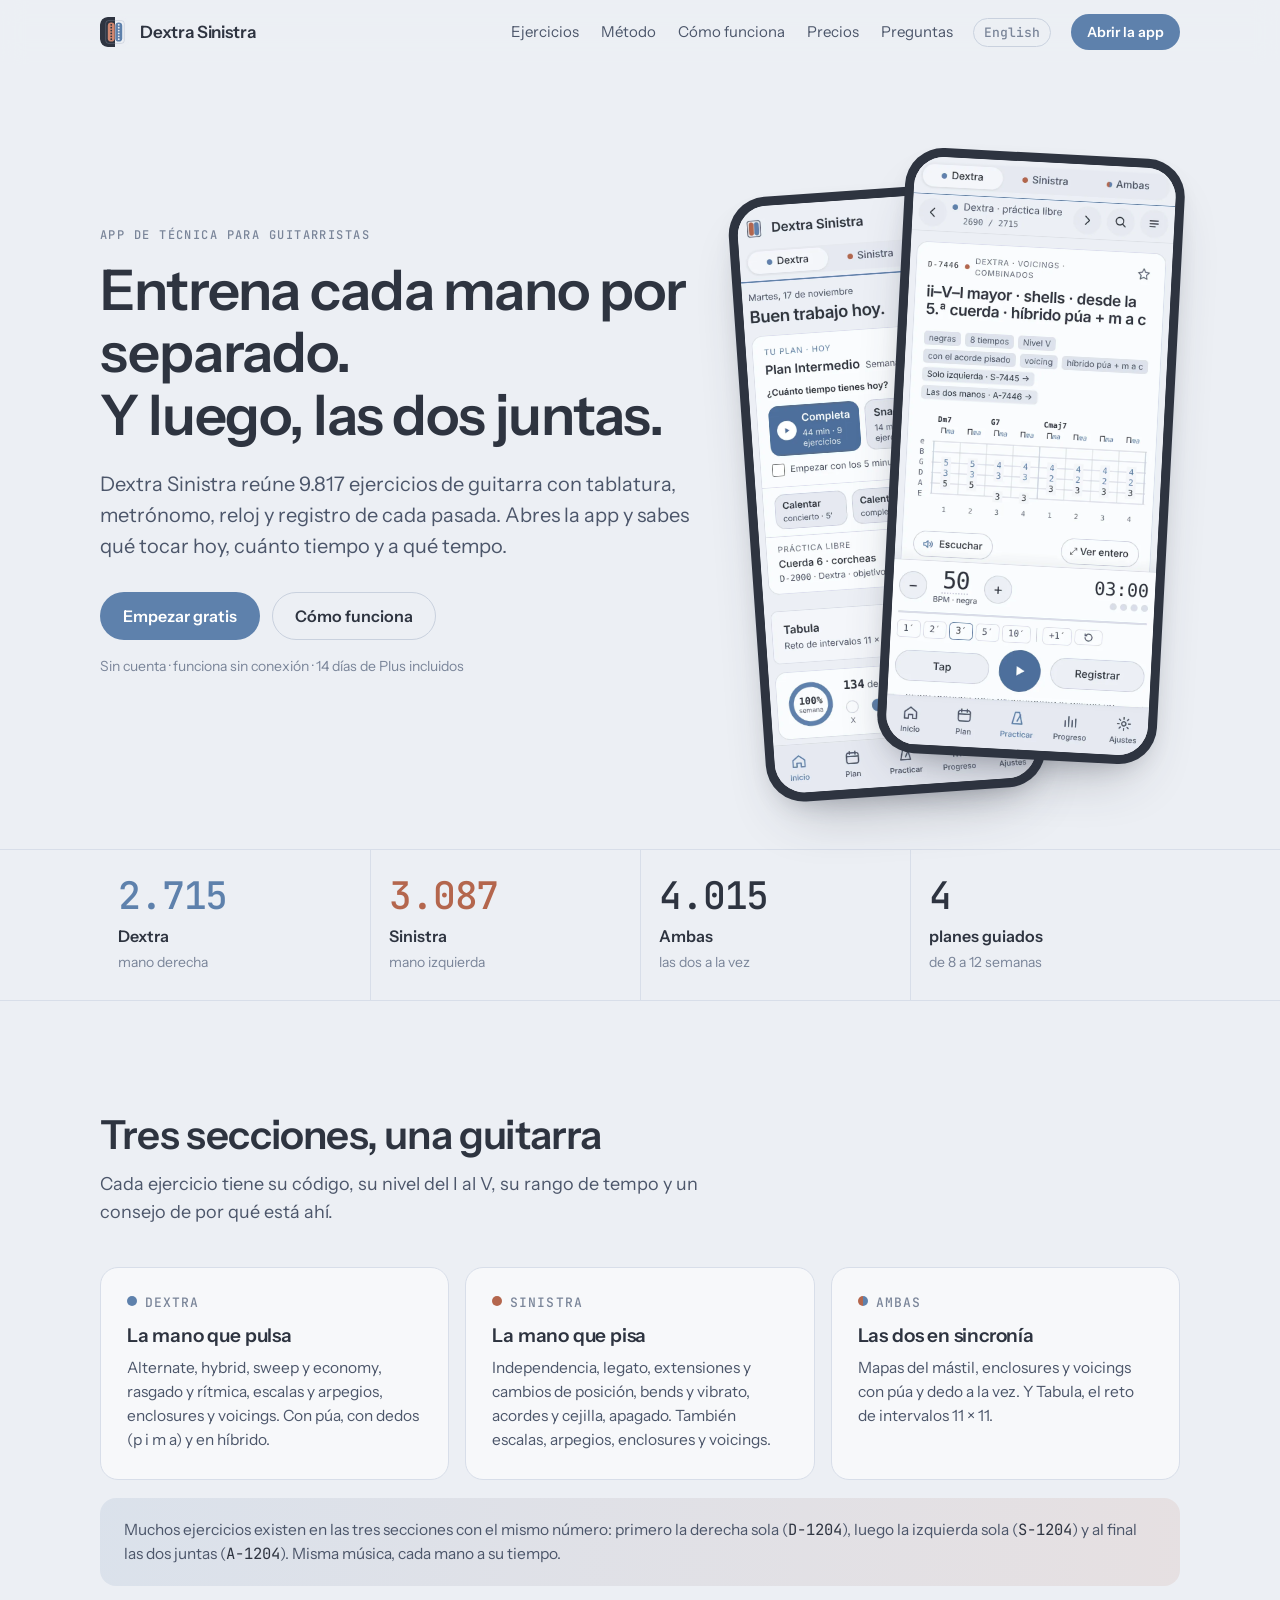
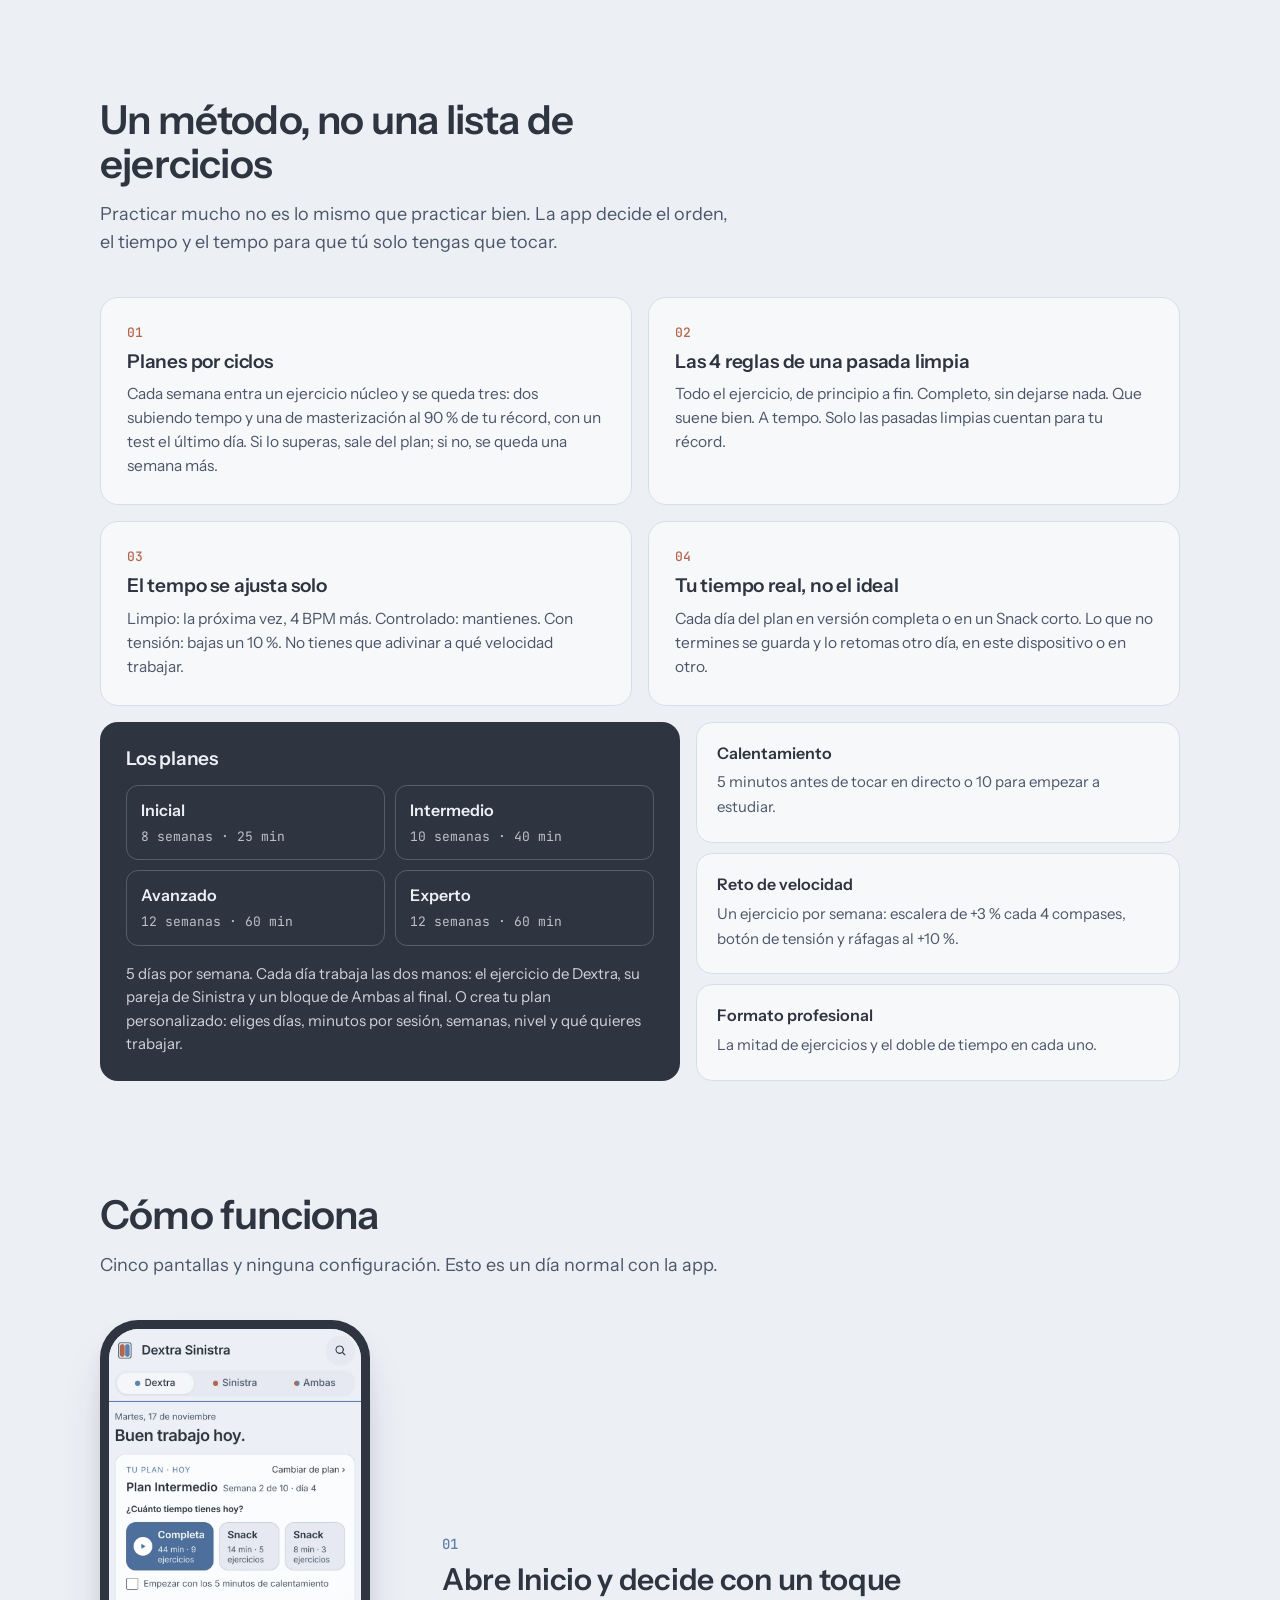
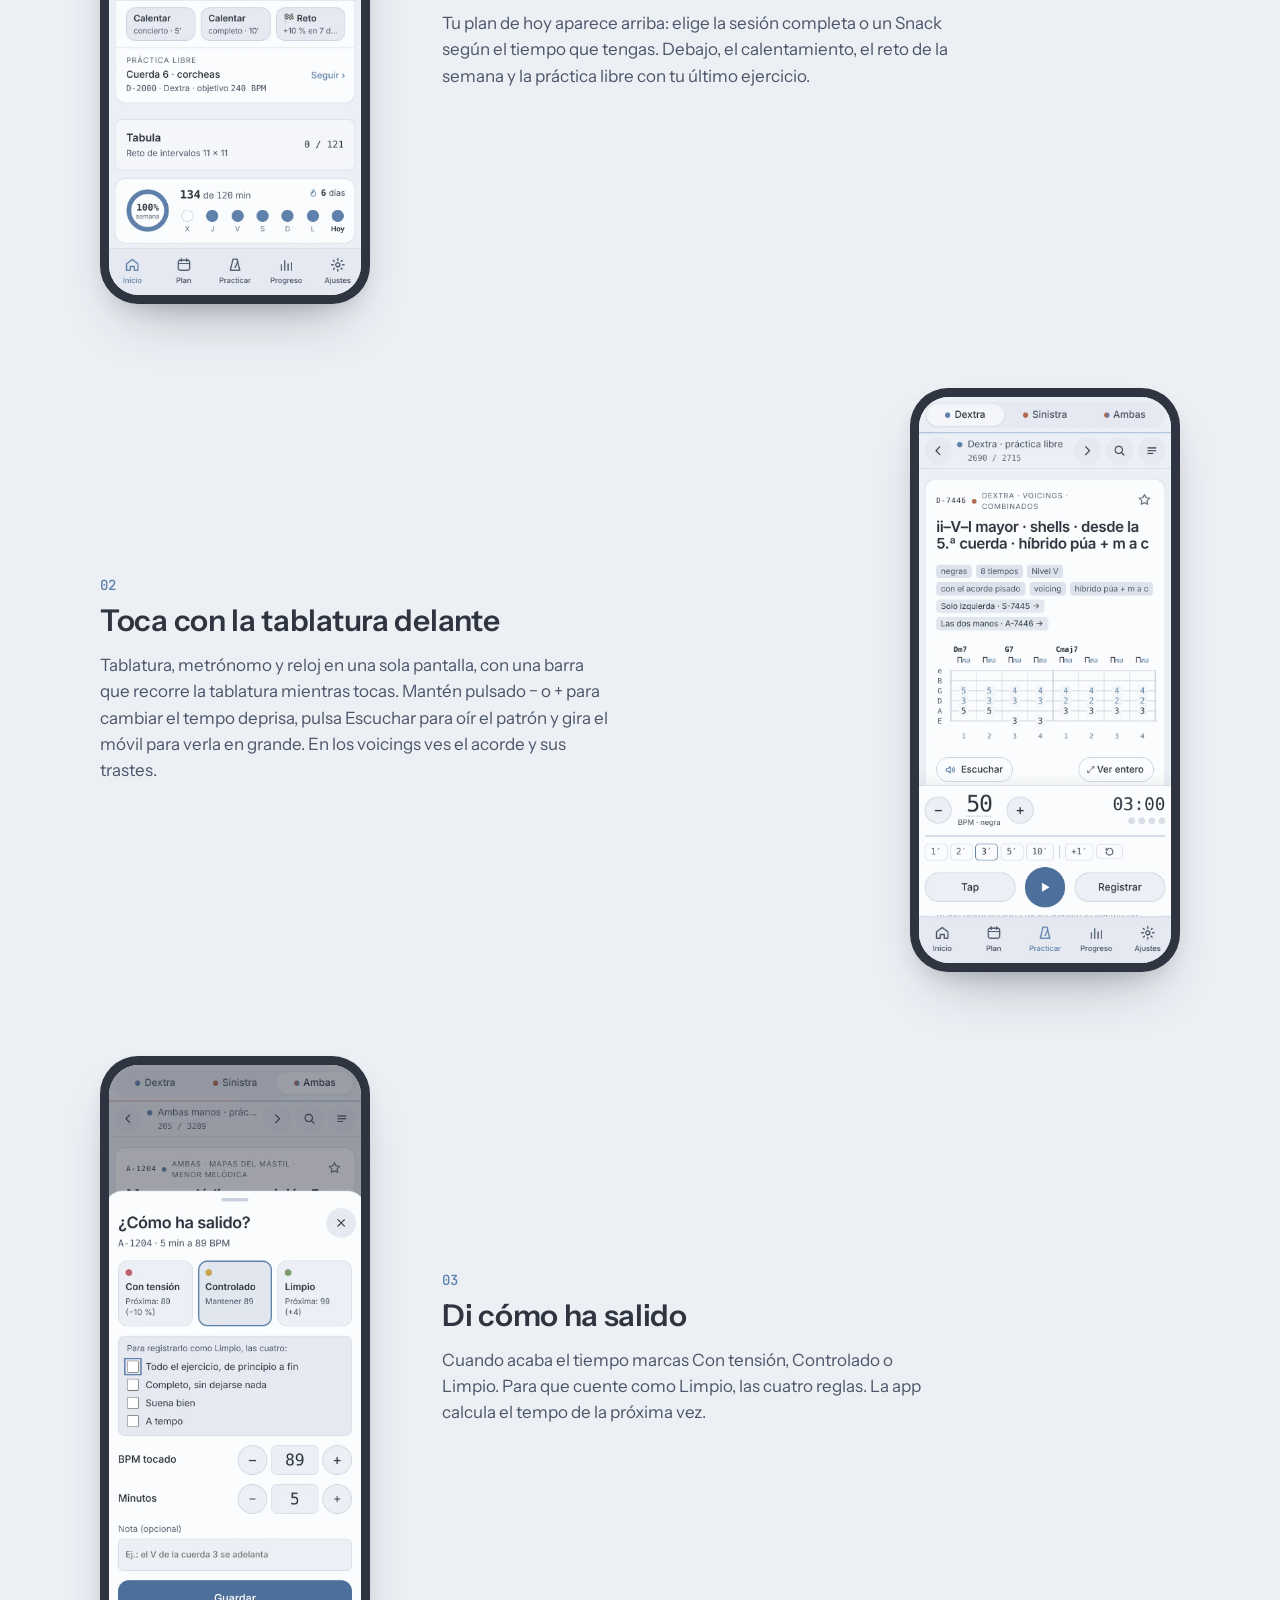
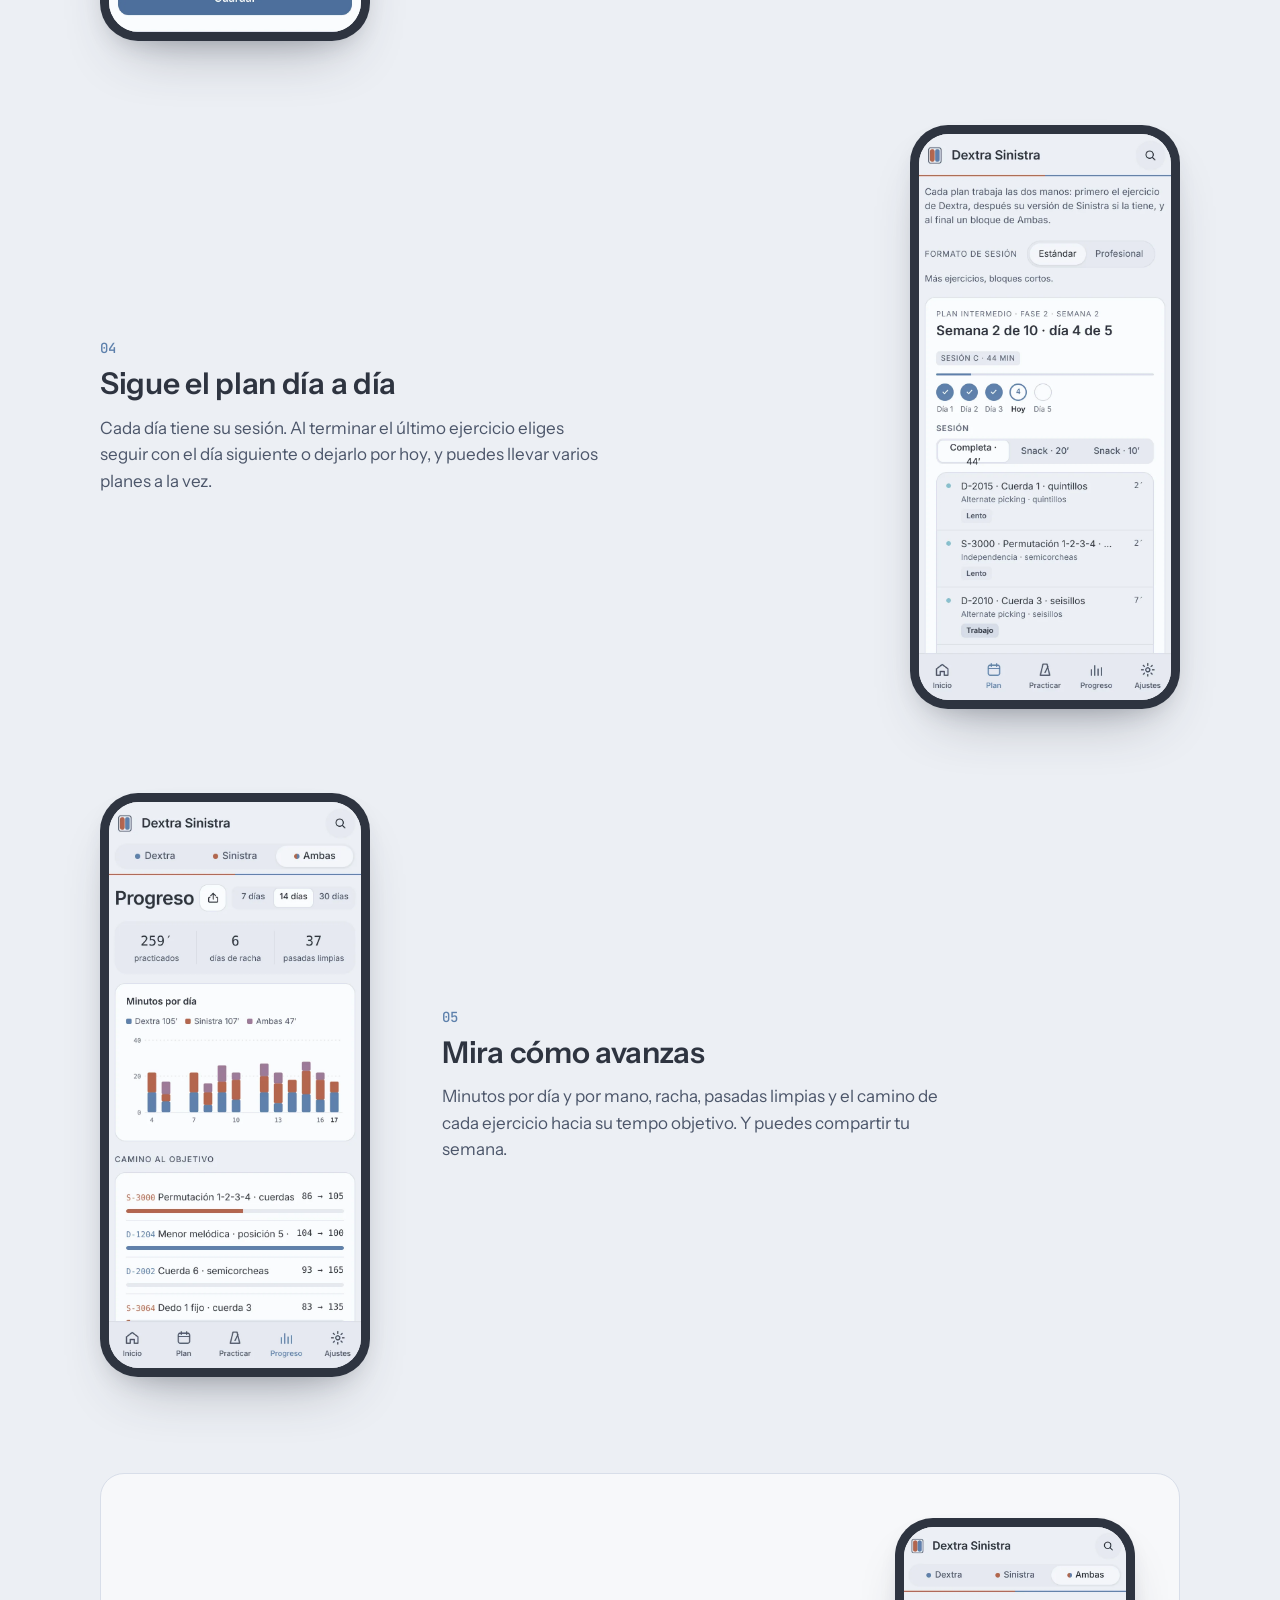
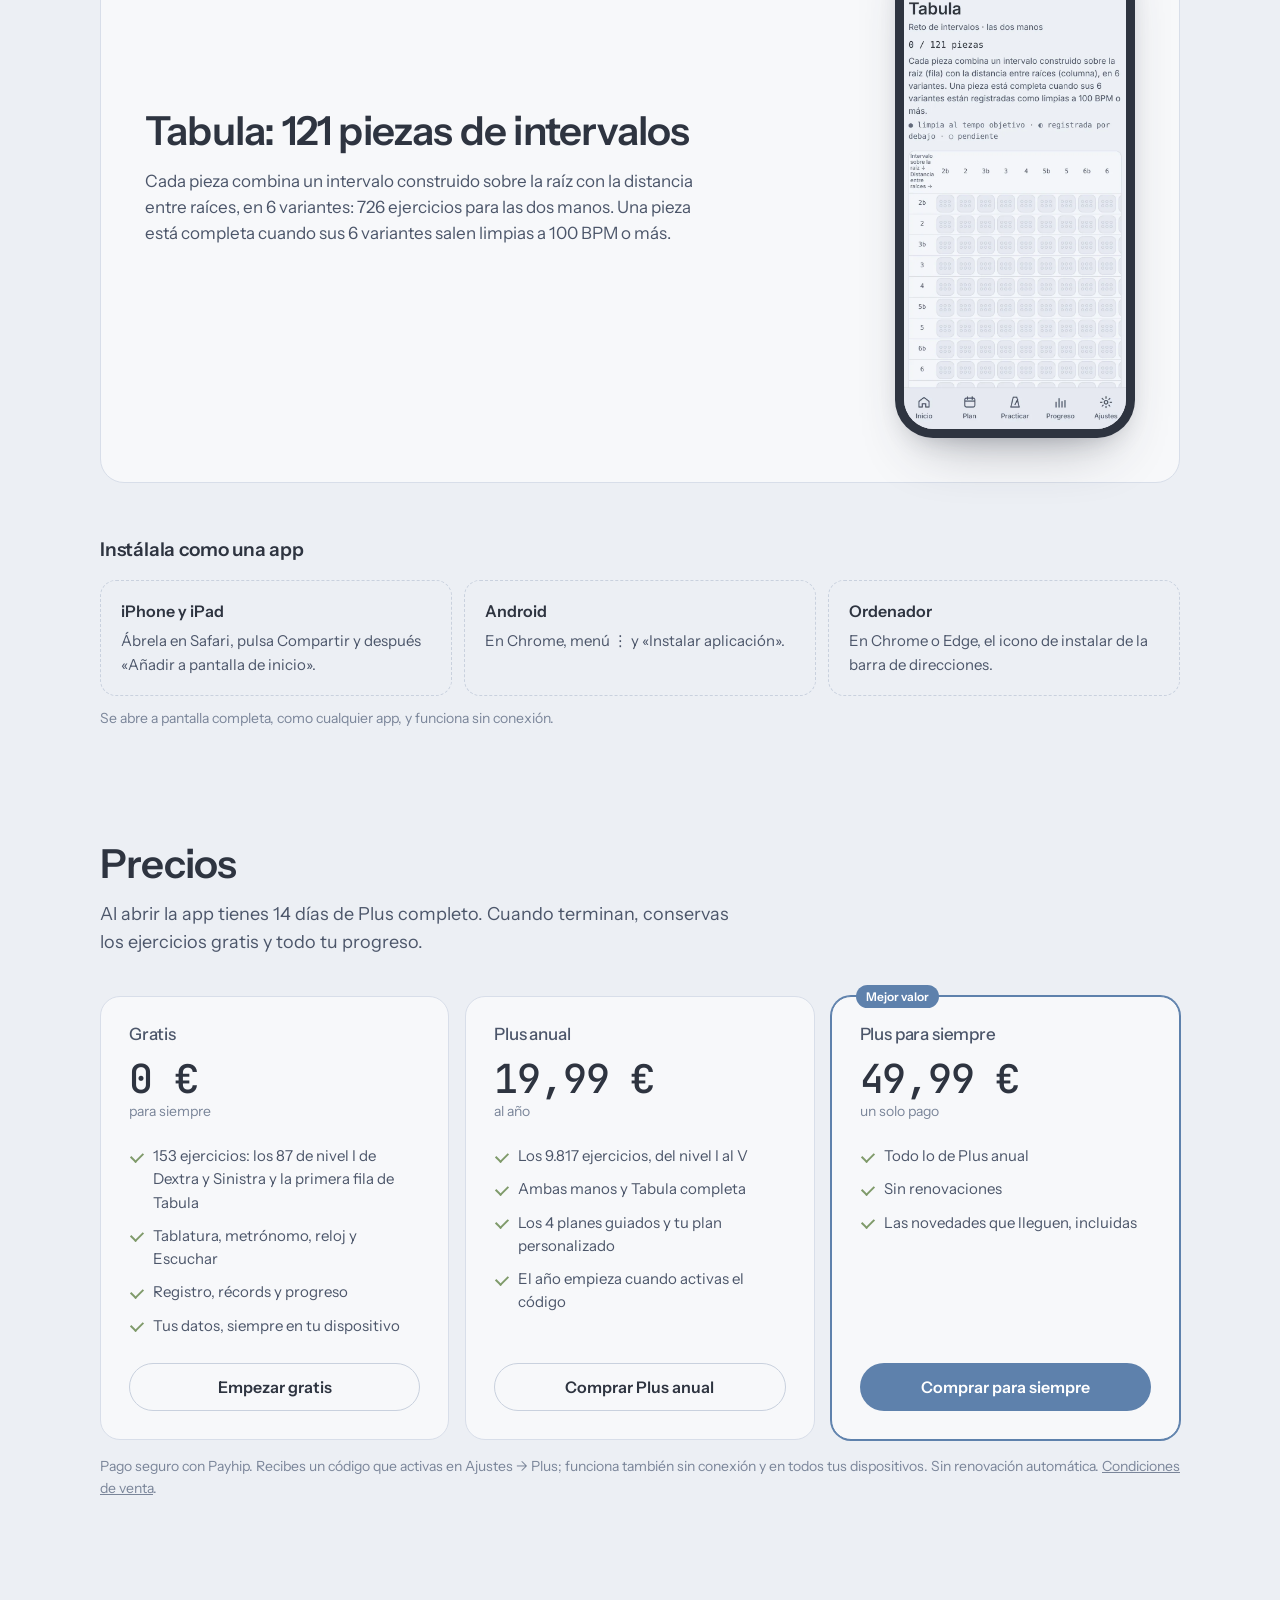
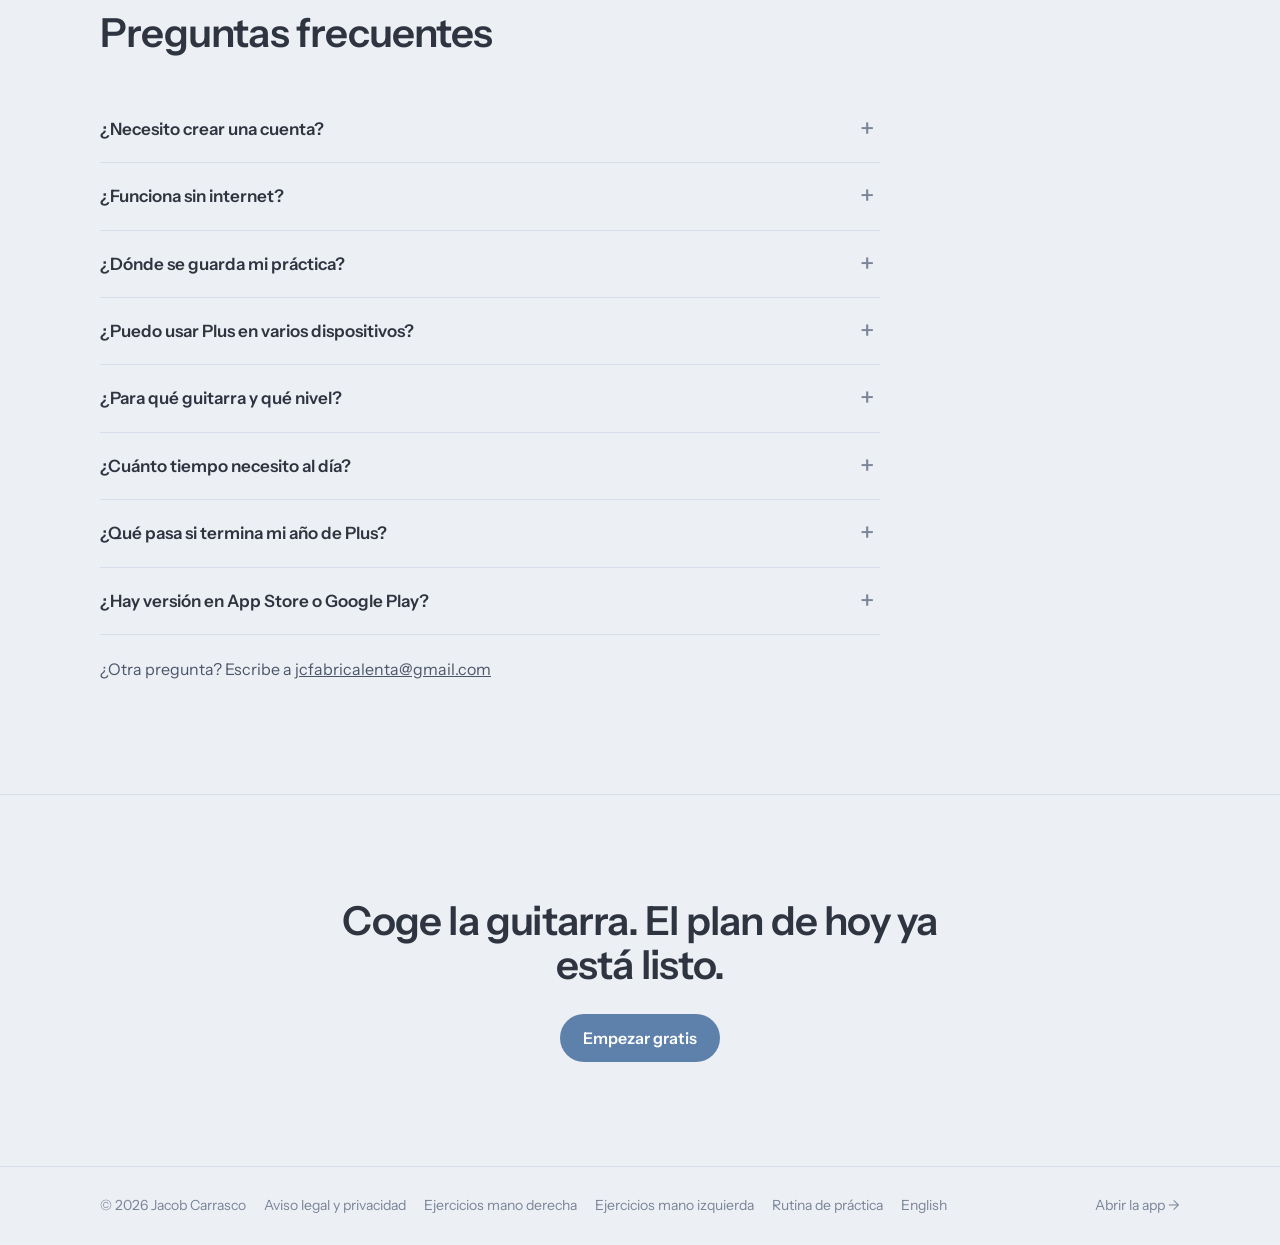
<file: index.html>
<!doctype html>
<html lang="es">
<head>
<meta charset="utf-8">
<meta name="viewport" content="width=device-width, initial-scale=1, viewport-fit=cover">
<script>/* instalada como app: directo a la app */try{if(matchMedia("(display-mode: standalone)").matches||navigator.standalone===true)location.replace("/app/");}catch(e){}</script>
<title>Dextra Sinistra · técnica de guitarra para las dos manos</title>
<meta name="description" content="9.817 ejercicios de guitarra para la mano derecha, la izquierda y las dos a la vez, con tablatura, metrónomo, reloj, registro y planes guiados. Sin cuenta y sin conexión.">
<link rel="canonical" href="https://dextrasinistra.com/">
<link rel="alternate" hreflang="es" href="https://dextrasinistra.com/">
<link rel="alternate" hreflang="en" href="https://dextrasinistra.com/en">
<link rel="alternate" hreflang="x-default" href="https://dextrasinistra.com/">
<meta property="og:type" content="website">
<meta property="og:site_name" content="Dextra Sinistra">
<meta property="og:title" content="Dextra Sinistra · técnica de guitarra para las dos manos">
<meta property="og:description" content="9.817 ejercicios de guitarra para la mano derecha, la izquierda y las dos a la vez, con tablatura, metrónomo, reloj, registro y planes guiados. Sin cuenta y sin conexión.">
<meta property="og:url" content="https://dextrasinistra.com/">
<meta property="og:image" content="https://dextrasinistra.com/img/og_es.jpg">
<meta property="og:locale" content="es_ES">
<meta name="twitter:card" content="summary_large_image">
<meta name="theme-color" content="#ECEFF4" media="(prefers-color-scheme: light)">
<meta name="theme-color" content="#2E3440" media="(prefers-color-scheme: dark)">
<link rel="icon" href="/icons/icon.svg" type="image/svg+xml">
<link rel="icon" href="/icons/favicon-32.png" sizes="32x32">
<link rel="apple-touch-icon" href="/icons/apple-touch-icon.png">
<link rel="manifest" href="/manifest.webmanifest">
<link rel="preload" href="/fonts/sans-400.woff" as="font" type="font/woff" crossorigin>
<link rel="preload" href="/fonts/sans-600.woff" as="font" type="font/woff" crossorigin>
<link rel="preload" as="image" href="/img/es_practice_voi.webp">
<script type="application/ld+json">{"@context": "https://schema.org", "@type": "SoftwareApplication", "name": "Dextra Sinistra", "applicationCategory": "MusicApplication", "operatingSystem": "Web, iOS, Android, Windows, macOS", "inLanguage": "es", "url": "https://dextrasinistra.com/", "description": "9.817 ejercicios de guitarra para la mano derecha, la izquierda y las dos a la vez, con tablatura, metrónomo, reloj, registro y planes guiados. Sin cuenta y sin conexión.", "offers": [{"@type": "Offer", "price": "0", "priceCurrency": "EUR"}, {"@type": "Offer", "price": "19.99", "priceCurrency": "EUR"}, {"@type": "Offer", "price": "49.99", "priceCurrency": "EUR"}]}</script>
<script type="application/ld+json">{"@context": "https://schema.org", "@type": "FAQPage", "mainEntity": [{"@type": "Question", "name": "¿Necesito crear una cuenta?", "acceptedAnswer": {"@type": "Answer", "text": "No. No hay registro ni contraseña: abres la app y empiezas a tocar."}}, {"@type": "Question", "name": "¿Funciona sin internet?", "acceptedAnswer": {"@type": "Answer", "text": "Sí. Después de abrirla una vez con conexión, funciona en modo avión o con una wifi que no responde."}}, {"@type": "Question", "name": "¿Dónde se guarda mi práctica?", "acceptedAnswer": {"@type": "Answer", "text": "En tu dispositivo. Tu práctica no se envía a ningún servidor. Para pasarla a otro móvil, tablet u ordenador: Ajustes → Exportar copia, y en el otro, Importar."}}, {"@type": "Question", "name": "¿Puedo usar Plus en varios dispositivos?", "acceptedAnswer": {"@type": "Answer", "text": "Sí. Activa el mismo código en tu móvil, tu tablet y tu ordenador."}}, {"@type": "Question", "name": "¿Para qué guitarra y qué nivel?", "acceptedAnswer": {"@type": "Answer", "text": "Eléctrica o acústica, con púa, con dedos (p i m a) o en híbrido. Del nivel I, con los primeros cruces de cuerda, al V, con enclosures, voicings drop 2 y drop 3 y Tabula."}}, {"@type": "Question", "name": "¿Cuánto tiempo necesito al día?", "acceptedAnswer": {"@type": "Answer", "text": "Los planes van de 25 a 60 minutos, 5 días por semana. Con un Snack bastan 10 o 20 minutos, y el plan personalizado empieza en 10."}}, {"@type": "Question", "name": "¿Qué pasa si termina mi año de Plus?", "acceptedAnswer": {"@type": "Answer", "text": "Todo lo que registraste se queda. Vuelves a la versión gratuita hasta que renueves."}}, {"@type": "Question", "name": "¿Hay versión en App Store o Google Play?", "acceptedAnswer": {"@type": "Answer", "text": "Es una app web instalable: se instala desde el navegador en unos segundos y no ocupa espacio de más."}}]}</script>
<style>@font-face{font-family:"Instrument Sans";font-style:normal;font-weight:400;font-display:swap;src:url(/fonts/sans-400.woff) format("woff")}
@font-face{font-family:"Instrument Sans";font-style:normal;font-weight:500;font-display:swap;src:url(/fonts/sans-500.woff) format("woff")}
@font-face{font-family:"Instrument Sans";font-style:normal;font-weight:600 700;font-display:swap;src:url(/fonts/sans-600.woff) format("woff")}
@font-face{font-family:"JetBrains Mono";font-style:normal;font-weight:400;font-display:swap;src:url(/fonts/mono-400.woff) format("woff")}
@font-face{font-family:"JetBrains Mono";font-style:normal;font-weight:500 700;font-display:swap;src:url(/fonts/mono-500.woff) format("woff")}

:root{
  --bg:#ECEFF4; --surface:#E5E9F0; --raise:#F4F6F9; --card:#F7F8FA; --line:#D8DEE9; --line2:#C9D1DE;
  --fg:#2E3440; --muted:#4C566A; --faint:#7A8599;
  --acc-d:#5E81AC; --acc-s:#B4664D; --green:#7F9A6A;
  --hl-d:rgba(94,129,172,.12); --hl-s:rgba(180,102,77,.11);
  --bezel:#2E3440; --shadow:0 30px 60px -30px rgba(46,52,64,.45), 0 10px 24px -12px rgba(46,52,64,.25);
  --f-ui:"Instrument Sans", system-ui, -apple-system, "Segoe UI", sans-serif;
  --f-mono:"JetBrains Mono", ui-monospace, "SF Mono", Menlo, monospace;
  color-scheme:light;
}
@media (prefers-color-scheme: dark){:root:not([data-theme="light"]){
  --bg:#2E3440; --surface:#3B4252; --raise:#353C4A; --card:#353C4A; --line:#434C5E; --line2:#4C566A;
  --fg:#ECEFF4; --muted:#D8DEE9; --faint:#9AA5B8; --acc-d:#88C0D0; --acc-s:#D08770; --green:#A3BE8C;
  --hl-d:rgba(136,192,208,.12); --hl-s:rgba(208,135,112,.14); --bezel:#1F242D;
  --shadow:0 30px 60px -30px rgba(0,0,0,.7), 0 10px 24px -12px rgba(0,0,0,.5); color-scheme:dark }}
*{box-sizing:border-box}
html{scroll-behavior:smooth;-webkit-text-size-adjust:100%}
body{margin:0;background:var(--bg);color:var(--fg);font:16px/1.55 var(--f-ui);-webkit-font-smoothing:antialiased}
a{color:inherit}
img{max-width:100%;display:block}
.wrap{max-width:1120px;margin:0 auto;padding:0 20px}
.mono{font-family:var(--f-mono)}
h1,h2,h3{letter-spacing:-.02em;line-height:1.12;margin:0;font-weight:600}
h2{font-size:clamp(28px,4vw,40px)}
h3{font-size:19px;letter-spacing:-.01em}
p{margin:0}
.sec{padding:clamp(64px,9vw,112px) 0}
section[id]{scroll-margin-top:72px}
.sec-h{max-width:640px;margin-bottom:40px}
.sec-h p{color:var(--muted);margin-top:14px;font-size:18px}
.eyebrow{font:500 12px/1 var(--f-mono);letter-spacing:.12em;text-transform:uppercase;color:var(--faint)}

/* barra de vuelta */
.back{display:none;background:var(--fg);color:var(--bg);font-size:14px}
.back.on{display:block}
.back .wrap{display:flex;gap:12px;align-items:center;justify-content:center;padding-top:9px;padding-bottom:9px;flex-wrap:wrap}
.back a{font-weight:600;text-decoration:none}

/* cabecera */
header.top{position:sticky;top:0;z-index:10;background:color-mix(in srgb,var(--bg) 88%,transparent);backdrop-filter:saturate(1.4) blur(12px);-webkit-backdrop-filter:saturate(1.4) blur(12px);border-bottom:1px solid transparent;transition:border-color .2s}
header.top.sc{border-bottom-color:var(--line)}
.top .wrap{display:flex;align-items:center;gap:20px;height:64px}
.brand{white-space:nowrap;display:flex;align-items:center;gap:10px;text-decoration:none;font-weight:600;font-size:17px;letter-spacing:-.01em;margin-right:auto}
.brand img{width:30px;height:30px;border-radius:8px}
.nav{display:flex;gap:22px;font-size:15px}
.nav a{text-decoration:none;color:var(--muted)}
.nav a:hover{color:var(--fg)}
.lang{font:500 13px var(--f-mono);text-decoration:none;color:var(--faint);border:1px solid var(--line2);border-radius:999px;padding:5px 10px}
.btn{white-space:nowrap;display:inline-flex;align-items:center;justify-content:center;gap:8px;border-radius:999px;padding:13px 22px;font:600 16px var(--f-ui);text-decoration:none;border:1px solid transparent;cursor:pointer;transition:transform .15s,background .15s}
.btn:active{transform:scale(.98)}
.btn.pri{background:var(--acc-d);color:#fff}
@media (prefers-color-scheme: dark){:root:not([data-theme="light"]) .btn.pri{color:#2E3440}}
.btn.pri:hover{filter:brightness(1.06)}
.btn.sec2{border-color:var(--line2);color:var(--fg);background:transparent}
.btn.sec2:hover{background:var(--raise)}
.btn.sm{padding:8px 15px;font-size:14px}
@media (max-width:860px){.nav{display:none}}
.lang .s{display:none}
@media (max-width:520px){.top .wrap{gap:10px}.brand{font-size:16px}.brand img{width:28px;height:28px}.lang .l{display:none}.lang .s{display:inline}.btn.sm{padding:8px 13px}.pl ul{grid-template-columns:1fr}}

/* portada */
.hero{padding:clamp(40px,7vw,88px) 0 clamp(56px,8vw,96px)}
.hero .wrap{display:grid;grid-template-columns:1.15fr .85fr;gap:40px;align-items:center}
.hero h1{font-size:clamp(36px,4.6vw,56px);margin:18px 0 22px}
.hero h1 .d{color:var(--acc-d)} .hero h1 .s{color:var(--acc-s)}
.hero .lead{font-size:clamp(17px,2vw,20px);color:var(--muted);max-width:34em}
.hero .ctas{display:flex;gap:12px;flex-wrap:wrap;margin:30px 0 16px}
.hero .note{font-size:14px;color:var(--faint)}
.phones{position:relative;height:clamp(440px,52vw,600px)}
.phone{position:absolute;width:clamp(210px,24vw,280px);aspect-ratio:390/844;border-radius:38px;background:var(--bezel);padding:9px;box-shadow:var(--shadow)}
.phone img{width:100%;height:100%;object-fit:cover;object-position:top;border-radius:30px;background:var(--raise)}
.phones .p1{left:2%;top:6%;transform:rotate(-4deg)}
.phones .p2{right:2%;top:0;transform:rotate(3deg);z-index:2}
@media (max-width:860px){
  .hero .wrap{grid-template-columns:1fr}
  .phones{height:auto;display:flex;justify-content:center;gap:14px;margin-top:8px}
  .phone{position:relative;width:min(44vw,240px);left:auto!important;right:auto!important;top:auto!important}
  .phones .p1{transform:rotate(-3deg) translateY(14px)} .phones .p2{transform:rotate(3deg)}
}

/* cifras */
.stats{border-top:1px solid var(--line);border-bottom:1px solid var(--line)}
.stats .wrap{display:grid;grid-template-columns:repeat(4,1fr)}
.stat{padding:26px 18px;border-left:1px solid var(--line)}
.stat:first-child{border-left:0}
.stat b{display:block;font:500 clamp(28px,4vw,38px)/1 var(--f-mono);letter-spacing:-.03em}
.stat span{display:block;margin-top:10px;font-weight:600}
.stat small{color:var(--faint);font-size:14px}
.stat.d b{color:var(--acc-d)} .stat.s b{color:var(--acc-s)}
@media (max-width:700px){.stats .wrap{grid-template-columns:1fr 1fr}.stat:nth-child(3){border-left:0}.stat:nth-child(n+3){border-top:1px solid var(--line)}}

/* manos */
.hands{display:grid;grid-template-columns:repeat(3,1fr);gap:16px}
.hand{background:var(--card);border:1px solid var(--line);border-radius:18px;padding:26px}
.hand .dot{display:inline-block;width:10px;height:10px;border-radius:50%;margin-right:8px;vertical-align:1px}
.hand.d .dot{background:var(--acc-d)} .hand.s .dot{background:var(--acc-s)}
.hand.a .dot{background:linear-gradient(90deg,var(--acc-s) 0 50%,var(--acc-d) 50%)}
.hand .nm{font:500 13px var(--f-mono);letter-spacing:.08em;text-transform:uppercase;color:var(--faint)}
.hand h3{margin:14px 0 10px}
.hand p{color:var(--muted);font-size:15.5px}
.shared{margin-top:18px;padding:20px 24px;border-radius:16px;background:linear-gradient(90deg,var(--hl-d),var(--hl-s));color:var(--muted);font-size:15.5px}
.shared .mono{color:var(--fg)}
@media (max-width:860px){.hands{grid-template-columns:1fr}}

/* método */
.method{display:grid;grid-template-columns:1fr 1fr;gap:16px}
.mi{padding:26px;border-radius:18px;border:1px solid var(--line);background:var(--card)}
.mi .n{font:500 13px var(--f-mono);color:var(--acc-s)}
.mi h3{margin:10px 0 10px}
.mi p{color:var(--muted);font-size:15.5px}
.plans{margin-top:16px;display:grid;grid-template-columns:1.2fr 1fr;gap:16px}
.pl{padding:26px;border-radius:18px;background:var(--fg);color:var(--bg)}
.pl h3{margin-bottom:16px}
.pl ul{list-style:none;margin:0;padding:0;display:grid;grid-template-columns:1fr 1fr;gap:10px}
.pl li{border:1px solid color-mix(in srgb,var(--bg) 22%,transparent);border-radius:12px;padding:12px 14px}
.pl li b{display:block;font-weight:600}
.pl li span{font:13px var(--f-mono);opacity:.75}
.pl p{margin-top:16px;font-size:15px;opacity:.85}
.ex{display:grid;gap:10px}
.ex div{padding:18px 20px;border:1px solid var(--line);border-radius:16px;background:var(--card)}
.ex b{display:block;margin-bottom:4px}
.ex span{color:var(--muted);font-size:15px}
@media (max-width:860px){.method,.plans{grid-template-columns:1fr}.pl ul{grid-template-columns:1fr 1fr}}

/* cómo funciona */
.steps{display:grid;gap:clamp(48px,7vw,84px)}
.step{display:grid;grid-template-columns:auto 1fr;gap:clamp(28px,6vw,72px);align-items:center}
.step:nth-child(even){grid-template-columns:1fr auto}
.step:nth-child(even) .ph{order:2}
.step .ph .phone{position:relative;width:clamp(220px,26vw,270px)}
.step .num{font:500 14px var(--f-mono);color:var(--acc-d)}
.step h3{font-size:clamp(24px,3vw,30px);margin:10px 0 14px}
.step p{color:var(--muted);font-size:17px;max-width:30em}
@media (max-width:760px){.step,.step:nth-child(even){grid-template-columns:1fr;justify-items:center;text-align:left}.step:nth-child(even) .ph{order:0}.step .tx{justify-self:stretch}}
.tabula{margin-top:clamp(56px,8vw,96px);display:grid;grid-template-columns:1fr auto;gap:40px;align-items:center;padding:clamp(24px,4vw,44px);border-radius:24px;background:var(--card);border:1px solid var(--line)}
.tabula .phone{position:relative;width:clamp(200px,22vw,240px)}
.tabula p{color:var(--muted);margin-top:14px;font-size:17px;max-width:34em}
.tabula small{display:block;margin-top:14px;color:var(--faint)}
@media (max-width:760px){.tabula{grid-template-columns:1fr;justify-items:center}}
.install{margin-top:20px;display:grid;grid-template-columns:repeat(3,1fr);gap:12px}
.install div{padding:18px 20px;border-radius:16px;border:1px dashed var(--line2)}
.install b{display:block;margin-bottom:4px}
.install span{color:var(--muted);font-size:15px}
.inote{margin-top:12px;color:var(--faint);font-size:14px}
@media (max-width:760px){.install{grid-template-columns:1fr}}

/* precios */
.prices{display:grid;grid-template-columns:repeat(3,1fr);gap:16px;align-items:stretch}
.pc{position:relative;display:flex;flex-direction:column;padding:28px;border-radius:20px;border:1px solid var(--line);background:var(--card)}
.pc.best{border-color:var(--acc-d);box-shadow:0 0 0 1px var(--acc-d)}
.pc .tag{position:absolute;top:-12px;left:24px;background:var(--acc-d);color:#fff;font:600 12px var(--f-ui);padding:4px 10px;border-radius:999px}
.pc h3{font-size:17px;color:var(--muted);font-weight:500}
.pc .pr{margin:14px 0 2px;font:500 40px/1 var(--f-mono);letter-spacing:-.03em}
.pc .per{color:var(--faint);font-size:14px}
.pc ul{list-style:none;padding:0;margin:22px 0 26px;display:grid;gap:10px;flex:1;align-content:start}
.pc li{padding-left:24px;position:relative;font-size:15px;color:var(--muted)}
.pc li::before{content:"";position:absolute;left:2px;top:.5em;width:10px;height:6px;border-left:2px solid var(--green);border-bottom:2px solid var(--green);transform:rotate(-45deg)}
.pnote{margin-top:16px;color:var(--faint);font-size:14px}
@media (max-width:860px){.prices{grid-template-columns:1fr}}

/* preguntas */
.faq{max-width:780px}
.faq details{border-bottom:1px solid var(--line)}
.faq summary{list-style:none;cursor:pointer;padding:20px 40px 20px 0;font-weight:600;font-size:17px;position:relative}
.faq summary::-webkit-details-marker{display:none}
.faq summary::after{content:"+";position:absolute;right:6px;top:16px;font:400 24px var(--f-mono);color:var(--faint);transition:transform .2s}
.faq details[open] summary::after{transform:rotate(45deg)}
.faq details p{padding:0 0 20px;color:var(--muted);max-width:40em}
.contact{margin-top:22px;color:var(--muted)}

/* cierre y pie */
.final{text-align:center;padding:clamp(64px,9vw,104px) 0;border-top:1px solid var(--line)}
.final h2{max-width:16em;margin:0 auto 26px}
footer{border-top:1px solid var(--line);padding:28px 0;color:var(--faint);font-size:14px}
footer .wrap{display:flex;gap:18px;flex-wrap:wrap;align-items:center}
footer a{text-decoration:none}
footer a:hover{color:var(--fg)}
footer .sp{margin-left:auto}
:focus-visible{outline:2px solid var(--acc-d);outline-offset:3px;border-radius:6px}
@media (prefers-reduced-motion:reduce){html{scroll-behavior:auto}*{transition:none!important}}
</style>
</head>
<body>
<div class="back" id="back"><div class="wrap"><span>Tienes tu práctica guardada en este dispositivo.</span><a href="/app/">Seguir en la app →</a></div></div>
<header class="top" id="top"><div class="wrap">
  <a class="brand" href="/"><img src="/icons/icon.svg" alt="" width="30" height="30">Dextra Sinistra</a>
  <nav class="nav" aria-label="Secciones"><a href="#ejercicios">Ejercicios</a><a href="#metodo">Método</a><a href="#como-funciona">Cómo funciona</a><a href="#precios">Precios</a><a href="#preguntas">Preguntas</a></nav>
  <a class="lang" href="/en" hreflang="en" lang="en" aria-label="English"><span class="l">English</span><span class="s">EN</span></a>
  <a class="btn pri sm" href="/app/">Abrir la app</a>
</div></header>
<main>
<section class="hero"><div class="wrap">
  <div>
    <div class="eyebrow">App de técnica para guitarristas</div>
    <h1>Entrena cada mano por separado.<br>Y luego, las dos juntas.</h1>
    <p class="lead">Dextra Sinistra reúne 9.817 ejercicios de guitarra con tablatura, metrónomo, reloj y registro de cada pasada. Abres la app y sabes qué tocar hoy, cuánto tiempo y a qué tempo.</p>
    <div class="ctas"><a class="btn pri" href="/app/">Empezar gratis</a><a class="btn sec2" href="#como-funciona">Cómo funciona</a></div>
    <p class="note">Sin cuenta · funciona sin conexión · 14 días de Plus incluidos</p>
  </div>
  <div class="phones"><div class="phone p1"><img src="/img/es_home.webp" width="390" height="844" alt="Pantalla de Inicio con el plan de hoy" decoding="async"></div><div class="phone p2"><img src="/img/es_practice_voi.webp" width="390" height="844" alt="Pantalla de práctica con tablatura, acordes y metrónomo" decoding="async"></div></div>
</div></section>
<section class="stats" aria-label="Cifras"><div class="wrap"><div class="stat d"><b>2.715</b><span>Dextra</span><small>mano derecha</small></div><div class="stat s"><b>3.087</b><span>Sinistra</span><small>mano izquierda</small></div><div class="stat "><b>4.015</b><span>Ambas</span><small>las dos a la vez</small></div><div class="stat "><b>4</b><span>planes guiados</span><small>de 8 a 12 semanas</small></div></div></section>
<section class="sec" id="ejercicios"><div class="wrap">
  <div class="sec-h"><h2>Tres secciones, una guitarra</h2><p>Cada ejercicio tiene su código, su nivel del I al V, su rango de tempo y un consejo de por qué está ahí.</p></div>
  <div class="hands"><article class="hand d"><div class="nm"><span class="dot"></span>Dextra</div><h3>La mano que pulsa</h3><p>Alternate, hybrid, sweep y economy, rasgado y rítmica, escalas y arpegios, enclosures y voicings. Con púa, con dedos (p i m a) y en híbrido.</p></article><article class="hand s"><div class="nm"><span class="dot"></span>Sinistra</div><h3>La mano que pisa</h3><p>Independencia, legato, extensiones y cambios de posición, bends y vibrato, acordes y cejilla, apagado. También escalas, arpegios, enclosures y voicings.</p></article><article class="hand a"><div class="nm"><span class="dot"></span>Ambas</div><h3>Las dos en sincronía</h3><p>Mapas del mástil, enclosures y voicings con púa y dedo a la vez. Y Tabula, el reto de intervalos 11 × 11.</p></article></div>
  <p class="shared">Muchos ejercicios existen en las tres secciones con el mismo número: primero la derecha sola (<span class="mono">D-1204</span>), luego la izquierda sola (<span class="mono">S-1204</span>) y al final las dos juntas (<span class="mono">A-1204</span>). Misma música, cada mano a su tiempo.</p>
</div></section>
<section class="sec" id="metodo" style="padding-top:0"><div class="wrap">
  <div class="sec-h"><h2>Un método, no una lista de ejercicios</h2><p>Practicar mucho no es lo mismo que practicar bien. La app decide el orden, el tiempo y el tempo para que tú solo tengas que tocar.</p></div>
  <div class="method"><div class="mi"><div class="n mono">01</div><h3>Planes por ciclos</h3><p>Cada semana entra un ejercicio núcleo y se queda tres: dos subiendo tempo y una de masterización al 90 % de tu récord, con un test el último día. Si lo superas, sale del plan; si no, se queda una semana más.</p></div><div class="mi"><div class="n mono">02</div><h3>Las 4 reglas de una pasada limpia</h3><p>Todo el ejercicio, de principio a fin. Completo, sin dejarse nada. Que suene bien. A tempo. Solo las pasadas limpias cuentan para tu récord.</p></div><div class="mi"><div class="n mono">03</div><h3>El tempo se ajusta solo</h3><p>Limpio: la próxima vez, 4 BPM más. Controlado: mantienes. Con tensión: bajas un 10 %. No tienes que adivinar a qué velocidad trabajar.</p></div><div class="mi"><div class="n mono">04</div><h3>Tu tiempo real, no el ideal</h3><p>Cada día del plan en versión completa o en un Snack corto. Lo que no termines se guarda y lo retomas otro día, en este dispositivo o en otro.</p></div></div>
  <div class="plans"><div class="pl"><h3>Los planes</h3><ul><li><b>Inicial</b><span>8 semanas · 25 min</span></li><li><b>Intermedio</b><span>10 semanas · 40 min</span></li><li><b>Avanzado</b><span>12 semanas · 60 min</span></li><li><b>Experto</b><span>12 semanas · 60 min</span></li></ul><p>5 días por semana. Cada día trabaja las dos manos: el ejercicio de Dextra, su pareja de Sinistra y un bloque de Ambas al final. O crea tu plan personalizado: eliges días, minutos por sesión, semanas, nivel y qué quieres trabajar.</p></div><div class="ex"><div><b>Calentamiento</b><span>5 minutos antes de tocar en directo o 10 para empezar a estudiar.</span></div><div><b>Reto de velocidad</b><span>Un ejercicio por semana: escalera de +3 % cada 4 compases, botón de tensión y ráfagas al +10 %.</span></div><div><b>Formato profesional</b><span>La mitad de ejercicios y el doble de tiempo en cada uno.</span></div></div></div>
</div></section>
<section class="sec" id="como-funciona" style="padding-top:0"><div class="wrap">
  <div class="sec-h"><h2>Cómo funciona</h2><p>Cinco pantallas y ninguna configuración. Esto es un día normal con la app.</p></div>
  <div class="steps"><div class="step"><div class="ph"><div class="phone "><img src="/img/es_home.webp" width="390" height="844" alt="Pantalla de Inicio con el plan de hoy" loading="lazy" decoding="async"></div></div><div class="tx"><div class="num">01</div><h3>Abre Inicio y decide con un toque</h3><p>Tu plan de hoy aparece arriba: elige la sesión completa o un Snack según el tiempo que tengas. Debajo, el calentamiento, el reto de la semana y la práctica libre con tu último ejercicio.</p></div></div><div class="step"><div class="ph"><div class="phone "><img src="/img/es_practice_voi.webp" width="390" height="844" alt="Pantalla de práctica con tablatura, acordes y metrónomo" loading="lazy" decoding="async"></div></div><div class="tx"><div class="num">02</div><h3>Toca con la tablatura delante</h3><p>Tablatura, metrónomo y reloj en una sola pantalla, con una barra que recorre la tablatura mientras tocas. Mantén pulsado − o + para cambiar el tempo deprisa, pulsa Escuchar para oír el patrón y gira el móvil para verla en grande. En los voicings ves el acorde y sus trastes.</p></div></div><div class="step"><div class="ph"><div class="phone "><img src="/img/es_log.webp" width="390" height="844" alt="Registro de una pasada" loading="lazy" decoding="async"></div></div><div class="tx"><div class="num">03</div><h3>Di cómo ha salido</h3><p>Cuando acaba el tiempo marcas Con tensión, Controlado o Limpio. Para que cuente como Limpio, las cuatro reglas. La app calcula el tempo de la próxima vez.</p></div></div><div class="step"><div class="ph"><div class="phone "><img src="/img/es_plan.webp" width="390" height="844" alt="Vista del plan" loading="lazy" decoding="async"></div></div><div class="tx"><div class="num">04</div><h3>Sigue el plan día a día</h3><p>Cada día tiene su sesión. Al terminar el último ejercicio eliges seguir con el día siguiente o dejarlo por hoy, y puedes llevar varios planes a la vez.</p></div></div><div class="step"><div class="ph"><div class="phone "><img src="/img/es_progress.webp" width="390" height="844" alt="Progreso" loading="lazy" decoding="async"></div></div><div class="tx"><div class="num">05</div><h3>Mira cómo avanzas</h3><p>Minutos por día y por mano, racha, pasadas limpias y el camino de cada ejercicio hacia su tempo objetivo. Y puedes compartir tu semana.</p></div></div></div>
  <div class="tabula"><div><h2>Tabula: 121 piezas de intervalos</h2><p>Cada pieza combina un intervalo construido sobre la raíz con la distancia entre raíces, en 6 variantes: 726 ejercicios para las dos manos. Una pieza está completa cuando sus 6 variantes salen limpias a 100 BPM o más.</p></div><div class="phone "><img src="/img/es_tabula.webp" width="390" height="844" alt="Tabula, el reto de intervalos" loading="lazy" decoding="async"></div></div>
  <h3 style="margin-top:56px">Instálala como una app</h3>
  <div class="install"><div><b>iPhone y iPad</b><span>Ábrela en Safari, pulsa Compartir y después «Añadir a pantalla de inicio».</span></div><div><b>Android</b><span>En Chrome, menú ⋮ y «Instalar aplicación».</span></div><div><b>Ordenador</b><span>En Chrome o Edge, el icono de instalar de la barra de direcciones.</span></div></div>
  <p class="inote">Se abre a pantalla completa, como cualquier app, y funciona sin conexión.</p>
</div></section>
<section class="sec" id="precios" style="padding-top:0"><div class="wrap">
  <div class="sec-h"><h2>Precios</h2><p>Al abrir la app tienes 14 días de Plus completo. Cuando terminan, conservas los ejercicios gratis y todo tu progreso.</p></div>
  <div class="prices"><div class="pc"><h3>Gratis</h3><div class="pr">0 €</div><div class="per">para siempre</div><ul><li>153 ejercicios: los 87 de nivel I de Dextra y Sinistra y la primera fila de Tabula</li><li>Tablatura, metrónomo, reloj y Escuchar</li><li>Registro, récords y progreso</li><li>Tus datos, siempre en tu dispositivo</li></ul><a class="btn sec2" href="/app/">Empezar gratis</a></div><div class="pc"><h3>Plus anual</h3><div class="pr">19,99 €</div><div class="per">al año</div><ul><li>Los 9.817 ejercicios, del nivel I al V</li><li>Ambas manos y Tabula completa</li><li>Los 4 planes guiados y tu plan personalizado</li><li>El año empieza cuando activas el código</li></ul><a class="btn sec2" href="https://payhip.com/b/zntXF" target="_blank" rel="noopener">Comprar Plus anual</a></div><div class="pc best"><span class="tag">Mejor valor</span><h3>Plus para siempre</h3><div class="pr">49,99 €</div><div class="per">un solo pago</div><ul><li>Todo lo de Plus anual</li><li>Sin renovaciones</li><li>Las novedades que lleguen, incluidas</li></ul><a class="btn pri" href="https://payhip.com/b/N3Hnp" target="_blank" rel="noopener">Comprar para siempre</a></div></div>
  <p class="pnote">Pago seguro con Payhip. Recibes un código que activas en Ajustes → Plus; funciona también sin conexión y en todos tus dispositivos. Sin renovación automática. <a href="/legal#condiciones">Condiciones de venta</a>.</p>
</div></section>
<section class="sec" id="preguntas" style="padding-top:0"><div class="wrap">
  <div class="sec-h"><h2>Preguntas frecuentes</h2></div>
  <div class="faq"><details><summary>¿Necesito crear una cuenta?</summary><p>No. No hay registro ni contraseña: abres la app y empiezas a tocar.</p></details><details><summary>¿Funciona sin internet?</summary><p>Sí. Después de abrirla una vez con conexión, funciona en modo avión o con una wifi que no responde.</p></details><details><summary>¿Dónde se guarda mi práctica?</summary><p>En tu dispositivo. Tu práctica no se envía a ningún servidor. Para pasarla a otro móvil, tablet u ordenador: Ajustes → Exportar copia, y en el otro, Importar.</p></details><details><summary>¿Puedo usar Plus en varios dispositivos?</summary><p>Sí. Activa el mismo código en tu móvil, tu tablet y tu ordenador.</p></details><details><summary>¿Para qué guitarra y qué nivel?</summary><p>Eléctrica o acústica, con púa, con dedos (p i m a) o en híbrido. Del nivel I, con los primeros cruces de cuerda, al V, con enclosures, voicings drop 2 y drop 3 y Tabula.</p></details><details><summary>¿Cuánto tiempo necesito al día?</summary><p>Los planes van de 25 a 60 minutos, 5 días por semana. Con un Snack bastan 10 o 20 minutos, y el plan personalizado empieza en 10.</p></details><details><summary>¿Qué pasa si termina mi año de Plus?</summary><p>Todo lo que registraste se queda. Vuelves a la versión gratuita hasta que renueves.</p></details><details><summary>¿Hay versión en App Store o Google Play?</summary><p>Es una app web instalable: se instala desde el navegador en unos segundos y no ocupa espacio de más.</p></details></div>
  <p class="contact">¿Otra pregunta? Escribe a <a href="mailto:jcfabricalenta@gmail.com">jcfabricalenta@gmail.com</a></p>
</div></section>
<section class="final"><div class="wrap"><h2>Coge la guitarra. El plan de hoy ya está listo.</h2><a class="btn pri" href="/app/">Empezar gratis</a></div></section>
</main>
<footer><div class="wrap">
  <span>© 2026 Jacob Carrasco</span>
  <a href="/legal">Aviso legal y privacidad</a>
  <a href="/ejercicios-guitarra-mano-derecha">Ejercicios mano derecha</a><a href="/ejercicios-guitarra-mano-izquierda">Ejercicios mano izquierda</a><a href="/rutina-de-practica-de-guitarra">Rutina de práctica</a>
  <a href="/en" hreflang="en" lang="en">English</a>
  <a class="sp" href="/app/">Abrir la app →</a>
</div></footer>
<script>
/* quien ya practica en este navegador ve el acceso directo a su app */
try{var lg=JSON.parse(localStorage.getItem("dys-log")||"[]");if(lg&&lg.length)document.getElementById("back").classList.add("on");}catch(e){}
/* línea bajo la cabecera al bajar */
var tp=document.getElementById("top");addEventListener("scroll",function(){tp.classList.toggle("sc",scrollY>8)},{passive:true});
/* la portada también se guarda para abrirla sin conexión */
if("serviceWorker" in navigator)addEventListener("load",function(){navigator.serviceWorker.register("/sw.js",{updateViaCache:"none"}).catch(function(){})});
</script>
<script>/* recuento de visitas sin cookies ni datos personales (GoatCounter); ?ref=ig, ?ref=wa… dicen de dónde llega la visita */
(function(){try{if(!/(^|\.)dextrasinistra\.com$/.test(location.hostname))return;if(matchMedia("(display-mode: standalone)").matches)return;
var q=new URLSearchParams(location.search),r=q.get("ref")||document.referrer||"";
var i=new Image();i.src="https://dextrasinistra.goatcounter.com/count?p="+encodeURIComponent(location.pathname)+"&t="+encodeURIComponent(document.title)+"&r="+encodeURIComponent(r)+"&rnd="+Math.random().toString(36).slice(2);}catch(e){}})();</script>

</body>
</html>
</file>
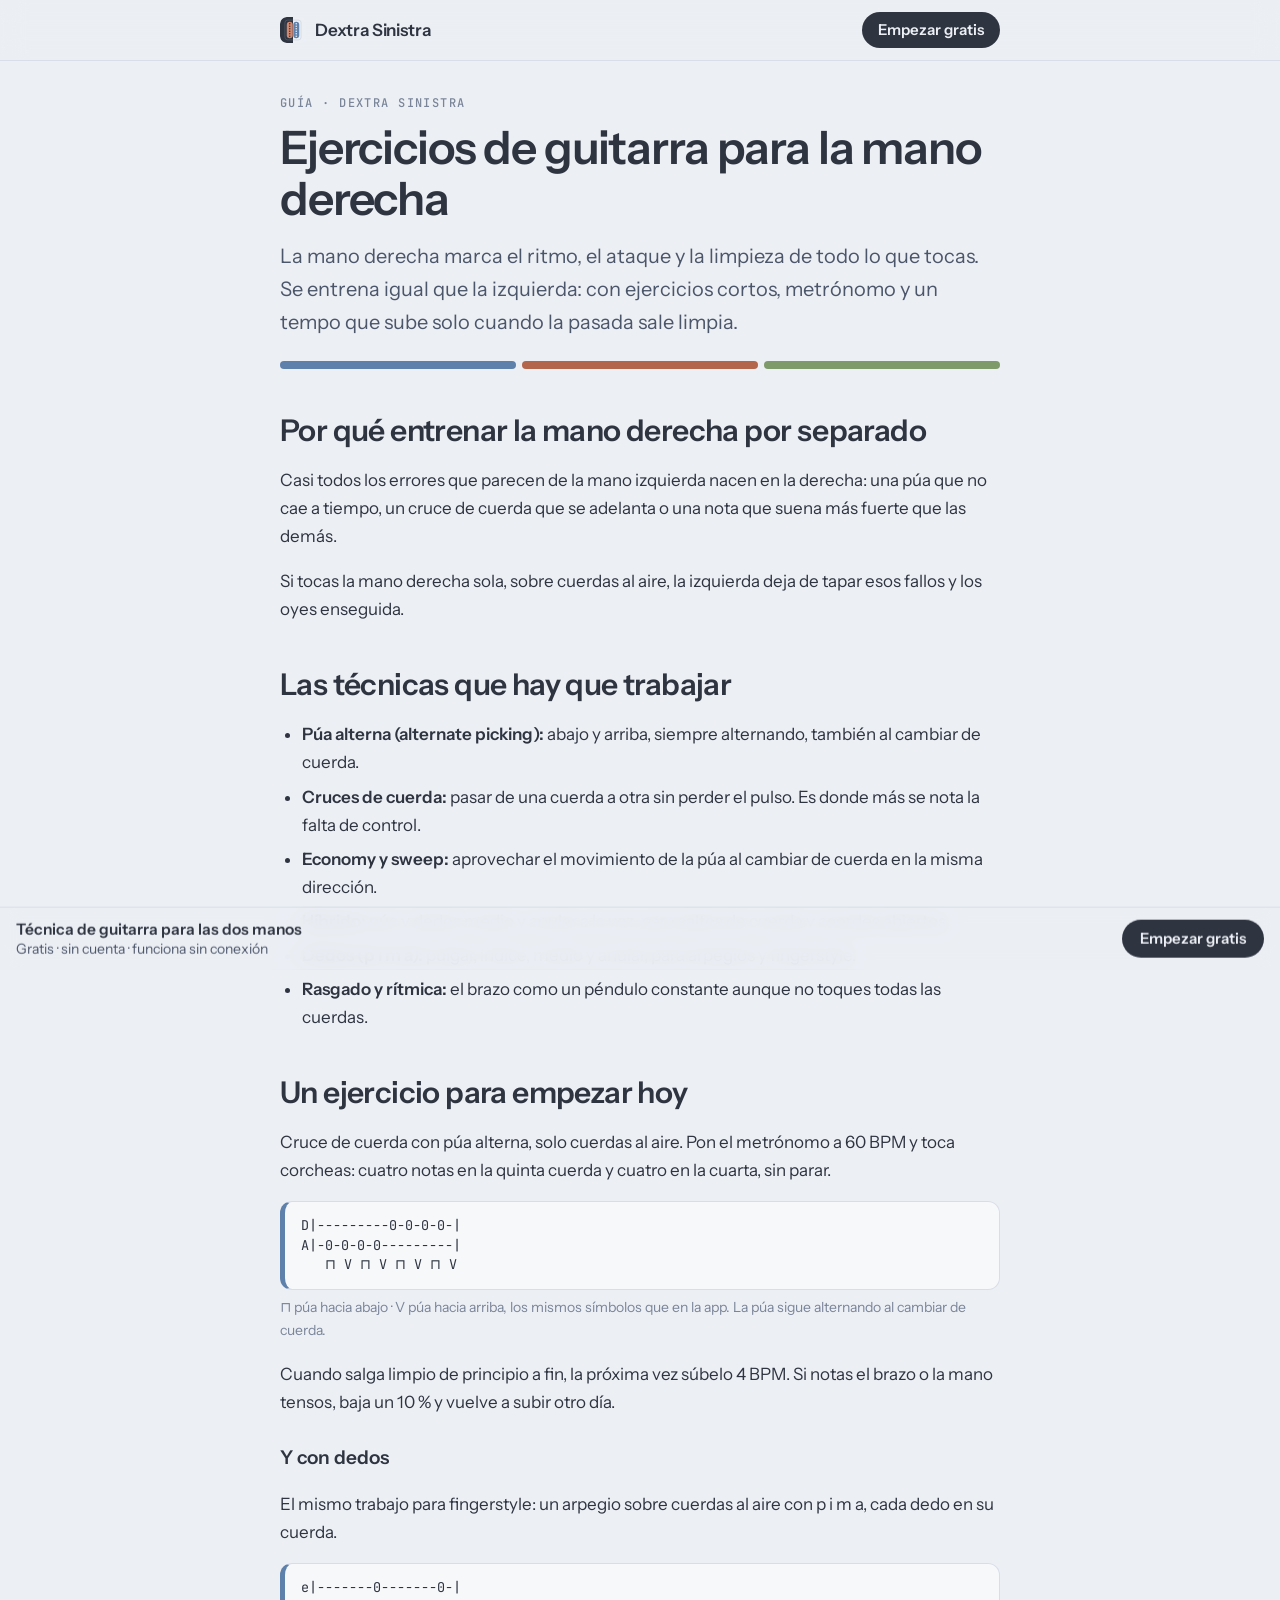
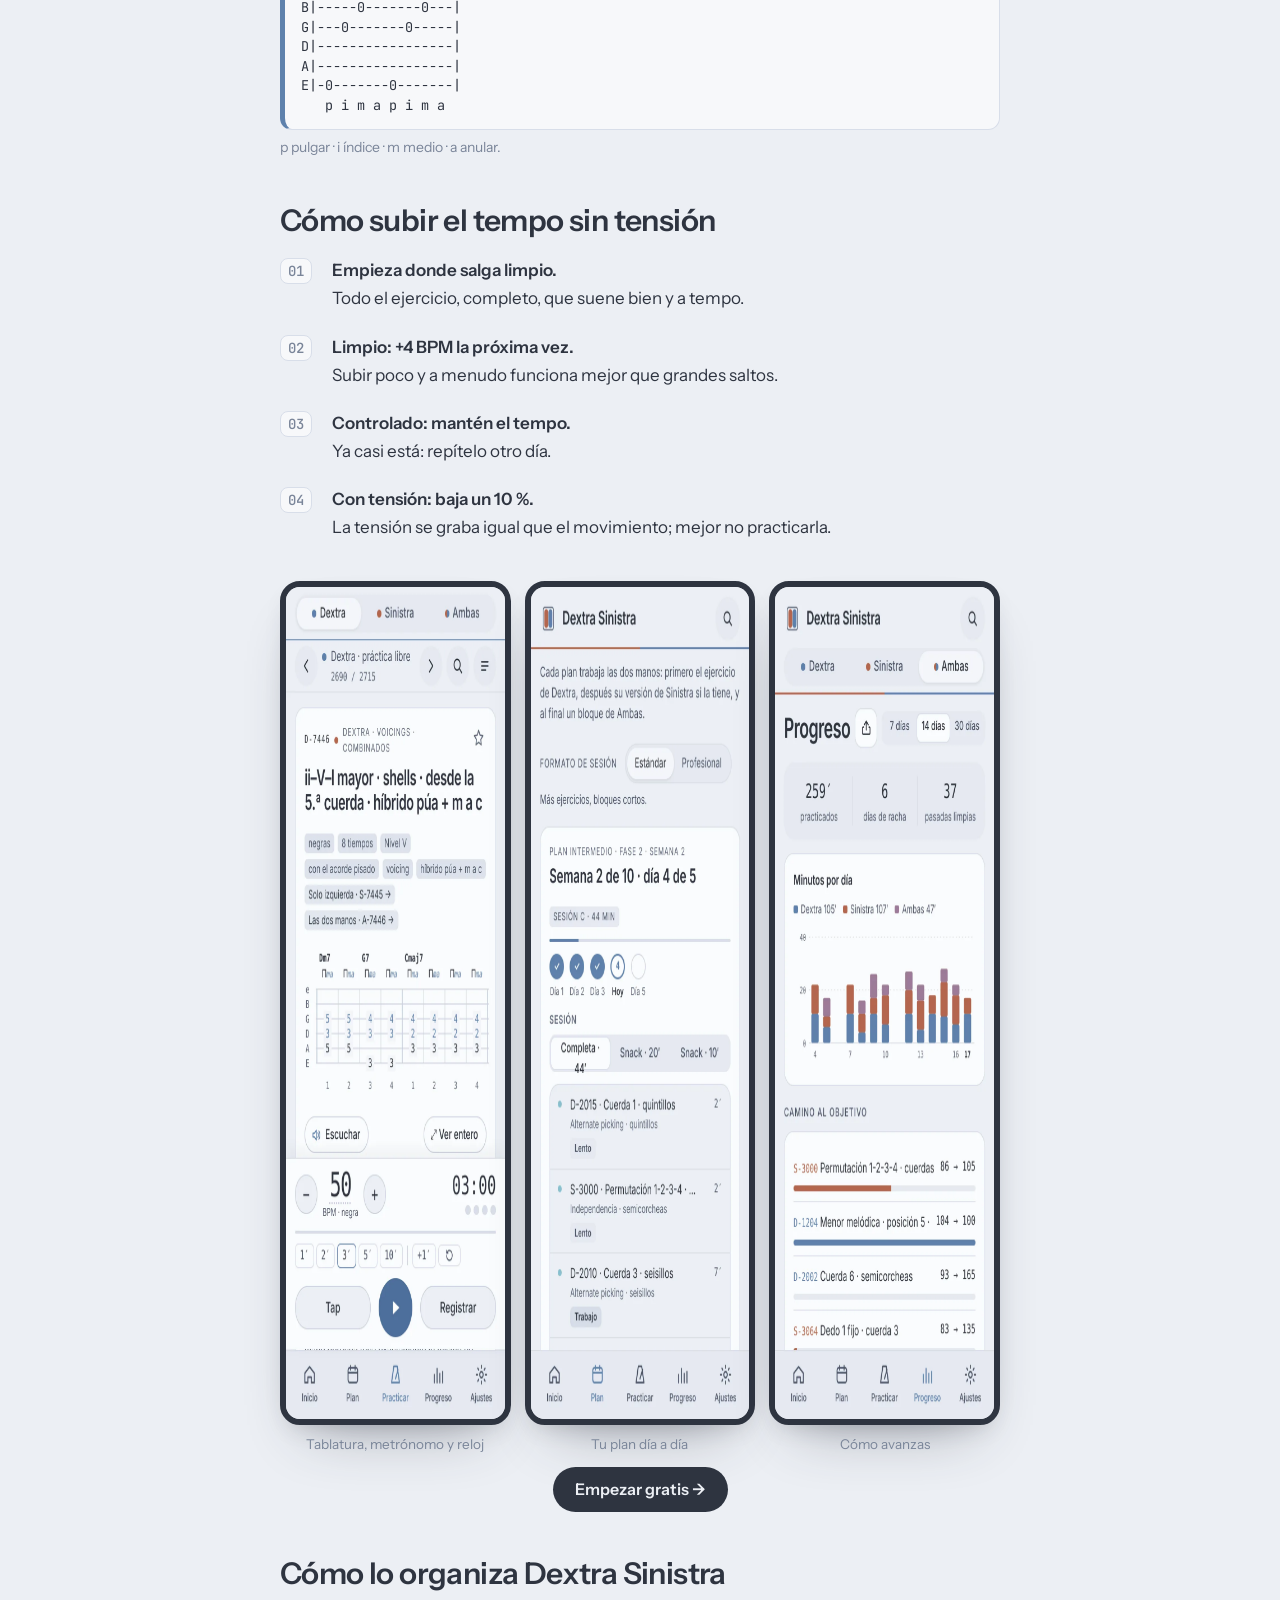
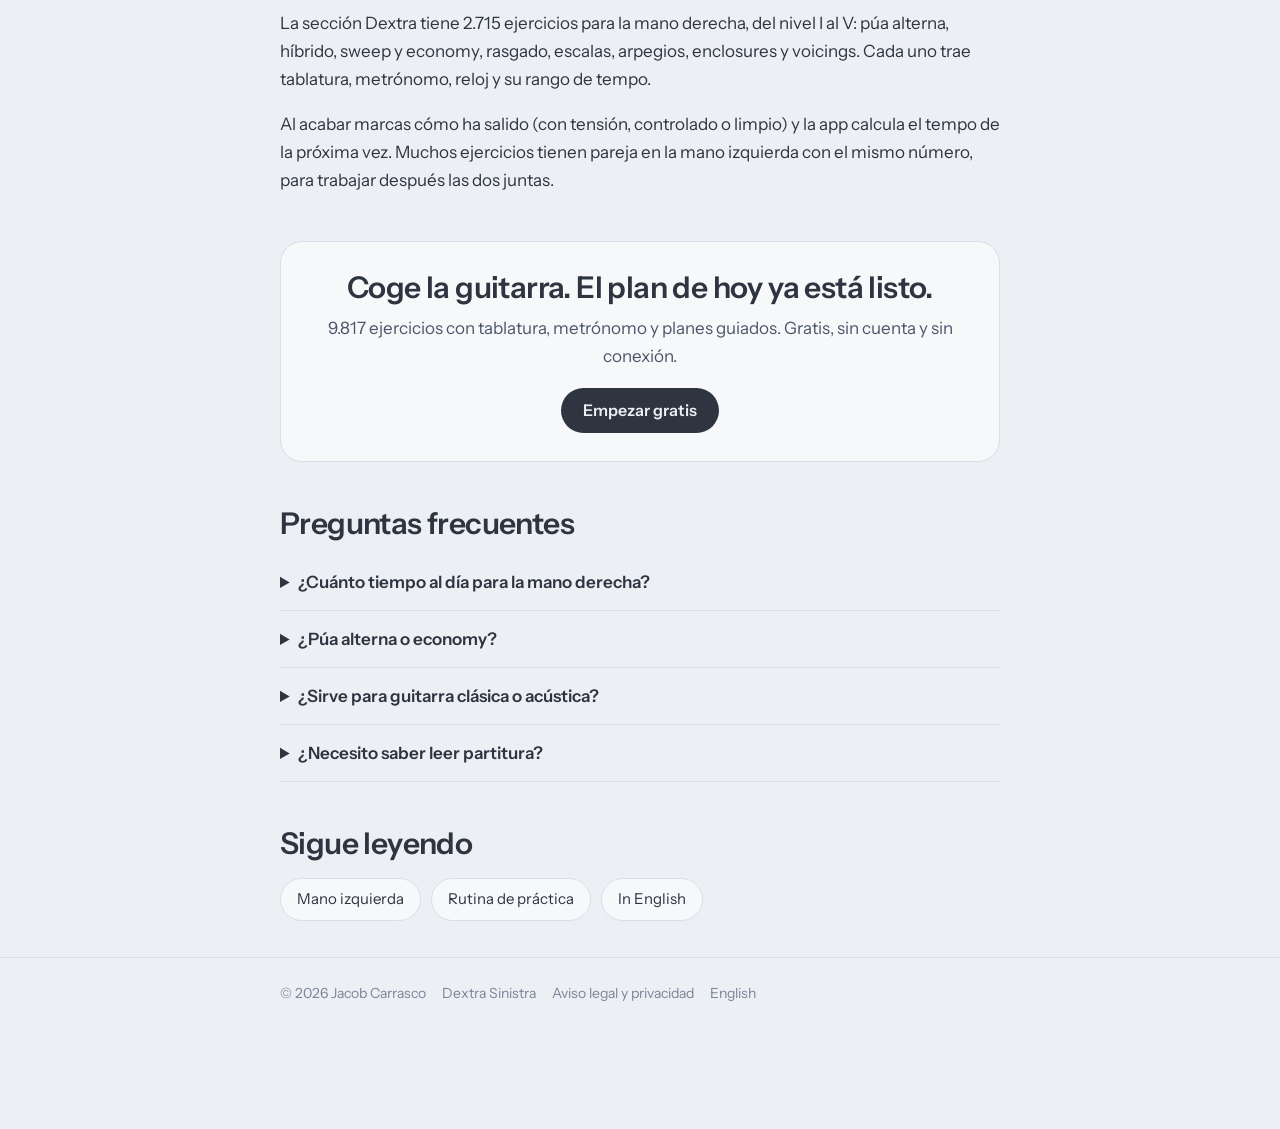
<file: ejercicios-guitarra-mano-derecha.html>
<!doctype html>
<html lang="es">
<head>
<meta charset="utf-8">
<meta name="viewport" content="width=device-width, initial-scale=1, viewport-fit=cover">
<title>Ejercicios de guitarra para la mano derecha: púa, dedos e híbrido · Dextra Sinistra</title>
<meta name="description" content="Ejercicios para la mano derecha en guitarra: púa alterna, cruces de cuerda, economy, híbrido y dedos (p i m a). Con tablatura, metrónomo y cómo subir el tempo sin tensión.">
<link rel="canonical" href="https://dextrasinistra.com/ejercicios-guitarra-mano-derecha">
<link rel="alternate" hreflang="es" href="https://dextrasinistra.com/ejercicios-guitarra-mano-derecha">
<link rel="alternate" hreflang="en" href="https://dextrasinistra.com/right-hand-guitar-exercises">
<link rel="alternate" hreflang="x-default" href="https://dextrasinistra.com/ejercicios-guitarra-mano-derecha">
<meta property="og:type" content="article">
<meta property="og:site_name" content="Dextra Sinistra">
<meta property="og:title" content="Ejercicios de guitarra para la mano derecha: púa, dedos e híbrido · Dextra Sinistra">
<meta property="og:description" content="Ejercicios para la mano derecha en guitarra: púa alterna, cruces de cuerda, economy, híbrido y dedos (p i m a). Con tablatura, metrónomo y cómo subir el tempo sin tensión.">
<meta property="og:url" content="https://dextrasinistra.com/ejercicios-guitarra-mano-derecha">
<meta property="og:image" content="https://dextrasinistra.com/img/og_es.jpg">
<meta name="twitter:card" content="summary_large_image">
<meta name="theme-color" content="#ECEFF4" media="(prefers-color-scheme: light)">
<meta name="theme-color" content="#2E3440" media="(prefers-color-scheme: dark)">
<link rel="icon" href="/icons/icon.svg" type="image/svg+xml">
<link rel="icon" href="/icons/favicon-32.png" sizes="32x32">
<link rel="apple-touch-icon" href="/icons/apple-touch-icon.png">
<link rel="preload" href="/fonts/sans-400.woff" as="font" type="font/woff" crossorigin>
<script type="application/ld+json">[{"@context": "https://schema.org", "@type": "Article", "headline": "Ejercicios de guitarra para la mano derecha: púa, dedos e híbrido · Dextra Sinistra", "description": "Ejercicios para la mano derecha en guitarra: púa alterna, cruces de cuerda, economy, híbrido y dedos (p i m a). Con tablatura, metrónomo y cómo subir el tempo sin tensión.", "inLanguage": "es", "url": "https://dextrasinistra.com/ejercicios-guitarra-mano-derecha", "image": "https://dextrasinistra.com/img/og_es.jpg", "author": {"@type": "Person", "name": "Jacob Carrasco"}, "publisher": {"@type": "Organization", "name": "Dextra Sinistra", "logo": {"@type": "ImageObject", "url": "https://dextrasinistra.com/icons/icon-512.png"}}, "datePublished": "2026-11-26", "dateModified": "2026-11-26"}, {"@context": "https://schema.org", "@type": "FAQPage", "mainEntity": [{"@type": "Question", "name": "¿Cuánto tiempo al día para la mano derecha?", "acceptedAnswer": {"@type": "Answer", "text": "Con 10 o 15 minutos diarios se nota en pocas semanas, si son constantes y con metrónomo. Es mejor poco cada día que mucho un solo día."}}, {"@type": "Question", "name": "¿Púa alterna o economy?", "acceptedAnswer": {"@type": "Answer", "text": "Las dos. La púa alterna da un pulso muy regular; el economy ahorra movimiento al cambiar de cuerda. Conviene dominar la alterna primero."}}, {"@type": "Question", "name": "¿Sirve para guitarra clásica o acústica?", "acceptedAnswer": {"@type": "Answer", "text": "Sí. Los ejercicios con dedos (p i m a) son para cualquier guitarra, y los de púa valen para eléctrica y acústica."}}, {"@type": "Question", "name": "¿Necesito saber leer partitura?", "acceptedAnswer": {"@type": "Answer", "text": "No. Todos los ejercicios vienen en tablatura."}}]}]</script>
<style>@font-face{font-family:"Instrument Sans";font-style:normal;font-weight:400;font-display:swap;src:url(/fonts/sans-400.woff) format("woff")}
@font-face{font-family:"Instrument Sans";font-style:normal;font-weight:500;font-display:swap;src:url(/fonts/sans-500.woff) format("woff")}
@font-face{font-family:"Instrument Sans";font-style:normal;font-weight:600 700;font-display:swap;src:url(/fonts/sans-600.woff) format("woff")}
@font-face{font-family:"JetBrains Mono";font-style:normal;font-weight:400;font-display:swap;src:url(/fonts/mono-400.woff) format("woff")}
@font-face{font-family:"JetBrains Mono";font-style:normal;font-weight:500 700;font-display:swap;src:url(/fonts/mono-500.woff) format("woff")}

:root{--bg:#ECEFF4;--surface:#E5E9F0;--card:#F7F8FA;--line:#D8DEE9;--fg:#2E3440;--muted:#4C566A;--faint:#7A8599;
--acc-d:#5E81AC;--acc-s:#B4664D;--green:#7F9A6A;--shadow:0 30px 60px -30px rgba(46,52,64,.45),0 10px 24px -12px rgba(46,52,64,.25);
--f-ui:"Instrument Sans",system-ui,-apple-system,"Segoe UI",sans-serif;--f-mono:"JetBrains Mono",ui-monospace,"SF Mono",Menlo,monospace;color-scheme:light}
@media (prefers-color-scheme: dark){:root{--bg:#2E3440;--surface:#3B4252;--card:#353C4A;--line:#434C5E;--fg:#ECEFF4;--muted:#D8DEE9;--faint:#9AA5B8;
--acc-d:#88C0D0;--acc-s:#D08770;--green:#A3BE8C;--shadow:0 30px 60px -30px rgba(0,0,0,.7),0 10px 24px -12px rgba(0,0,0,.5);color-scheme:dark}}
*{box-sizing:border-box}html{-webkit-text-size-adjust:100%}
body{margin:0;background:var(--bg);color:var(--fg);font:17px/1.65 var(--f-ui);-webkit-font-smoothing:antialiased;padding-bottom:84px}
a{color:inherit}img{max-width:100%;display:block}
.wrap{max-width:760px;margin:0 auto;padding:0 20px}
header.top{position:sticky;top:0;z-index:10;background:color-mix(in srgb,var(--bg) 90%,transparent);backdrop-filter:blur(12px);-webkit-backdrop-filter:blur(12px);border-bottom:1px solid var(--line)}
.top .wrap{display:flex;align-items:center;gap:16px;height:60px}
.brand{font-weight:600;text-decoration:none;letter-spacing:-.01em;display:flex;align-items:center;gap:9px}.brand img{width:26px;height:26px;border-radius:7px}
.btn{display:inline-block;text-decoration:none;font-weight:600;border-radius:999px;padding:13px 22px;background:var(--fg);color:var(--bg);font-size:16px;line-height:1.2}
.btn.sm{padding:9px 16px;font-size:15px;margin-left:auto}
article{padding:36px 0 20px}
.eyebrow{font:500 12px/1 var(--f-mono);letter-spacing:.12em;text-transform:uppercase;color:var(--faint);margin:0 0 14px}
h1{font-size:clamp(32px,6.5vw,46px);line-height:1.1;letter-spacing:-.025em;margin:0 0 16px;font-weight:600}
h2{font-size:clamp(24px,4.2vw,30px);line-height:1.2;letter-spacing:-.02em;margin:44px 0 12px;font-weight:600}
h3{font-size:19px;margin:26px 0 6px;font-weight:600}
.lead{font-size:20px;color:var(--muted);margin:0 0 22px}
.hands{display:flex;gap:6px;margin:22px 0 8px}.hands i{flex:1;height:8px;border-radius:4px;background:var(--acc-d)}.hands i:nth-child(2){background:var(--acc-s)}.hands i:nth-child(3){background:var(--green)}
ul,ol{padding-left:22px}li{margin:6px 0}
ol.steps{list-style:none;counter-reset:s;padding:0}ol.steps li{counter-increment:s;position:relative;padding:0 0 14px 52px}
ol.steps li::before{content:counter(s,decimal-leading-zero);position:absolute;left:0;top:2px;font:500 14px var(--f-mono);color:var(--faint);border:1px solid var(--line);border-radius:8px;padding:3px 7px;background:var(--card)}
ol.steps b{display:block}
pre.tab{font-variant-ligatures:none;font-feature-settings:"liga" 0,"calt" 0;font:13.5px/1.45 var(--f-mono);background:var(--card);border:1px solid var(--line);border-left:5px solid var(--c,var(--acc-d));border-radius:12px;padding:14px 16px;overflow-x:auto;margin:14px 0 6px}
.cap{font-size:14px;color:var(--faint);margin:0 0 18px}
.box{background:var(--card);border:1px solid var(--line);border-radius:16px;padding:18px 20px;margin:18px 0}
.box b{display:block;margin-bottom:4px}
.shots{display:grid;grid-template-columns:repeat(3,1fr);gap:14px;margin:26px 0 10px}
.shots img{border-radius:20px;box-shadow:var(--shadow);border:6px solid #2E3440;background:#2E3440}
.shots figure{margin:0}.shots figcaption{font-size:13.5px;color:var(--faint);text-align:center;margin-top:8px}
.mid{text-align:center;margin:12px 0 30px}
.cta{background:var(--card);border:1px solid var(--line);border-radius:22px;padding:28px 24px;margin:46px 0 10px;text-align:center}
.cta h2{margin:0 0 8px}.cta p{color:var(--muted);margin:0 0 18px}
details{border-bottom:1px solid var(--line);padding:14px 0}details summary{font-weight:600;cursor:pointer}details p{margin:8px 0 0;color:var(--muted)}
.more{display:flex;flex-wrap:wrap;gap:10px;margin:16px 0}.more a{text-decoration:none;border:1px solid var(--line);background:var(--card);border-radius:999px;padding:8px 16px;font-size:15px}
footer{border-top:1px solid var(--line);padding:24px 0 40px;color:var(--faint);font-size:14px}footer .wrap{display:flex;gap:16px;flex-wrap:wrap}footer a{text-decoration:none}
.stick{position:fixed;left:0;right:0;bottom:0;z-index:9;padding:12px 16px calc(12px + env(safe-area-inset-bottom));background:color-mix(in srgb,var(--bg) 90%,transparent);backdrop-filter:blur(10px);-webkit-backdrop-filter:blur(10px);border-top:1px solid var(--line);display:flex;align-items:center;gap:12px;transform:translateY(110%);transition:transform .3s ease}
.stick.on{transform:none}.stick span{flex:1;font-size:14px;line-height:1.3;color:var(--muted)}.stick span b{display:block;color:var(--fg);font-size:15.5px}.stick .btn{flex:none;padding:10px 18px;font-size:15px}
@media(max-width:560px){.shots{grid-template-columns:1fr 1fr}.shots figure:nth-child(3){display:none}}
</style>
</head>
<body>
<header class="top"><div class="wrap"><a class="brand" href="/"><img src="/icons/icon.svg" alt="" width="26" height="26">Dextra Sinistra</a><a class="btn sm" href="/app/">Empezar gratis</a></div></header>
<main class="wrap"><article>
<p class="eyebrow">Guía · Dextra Sinistra</p>
<h1>Ejercicios de guitarra para la mano derecha</h1>
<p class="lead">La mano derecha marca el ritmo, el ataque y la limpieza de todo lo que tocas. Se entrena igual que la izquierda: con ejercicios cortos, metrónomo y un tempo que sube solo cuando la pasada sale limpia.</p>
<div class="hands" aria-hidden="true"><i></i><i></i><i></i></div>
<h2>Por qué entrenar la mano derecha por separado</h2>
<p>Casi todos los errores que parecen de la mano izquierda nacen en la derecha: una púa que no cae a tiempo, un cruce de cuerda que se adelanta o una nota que suena más fuerte que las demás.</p><p>Si tocas la mano derecha sola, sobre cuerdas al aire, la izquierda deja de tapar esos fallos y los oyes enseguida.</p>
<h2>Las técnicas que hay que trabajar</h2>
<ul>
<li><b>Púa alterna (alternate picking):</b> abajo y arriba, siempre alternando, también al cambiar de cuerda.</li>
<li><b>Cruces de cuerda:</b> pasar de una cuerda a otra sin perder el pulso. Es donde más se nota la falta de control.</li>
<li><b>Economy y sweep:</b> aprovechar el movimiento de la púa al cambiar de cuerda en la misma dirección.</li>
<li><b>Híbrido:</b> púa y dedos medio y anular a la vez, para saltos de cuerda y acordes abiertos.</li>
<li><b>Dedos (p i m a):</b> pulgar, índice, medio y anular, para arpegios y fingerstyle.</li>
<li><b>Rasgado y rítmica:</b> el brazo como un péndulo constante aunque no toques todas las cuerdas.</li>
</ul>
<h2>Un ejercicio para empezar hoy</h2>
<p>Cruce de cuerda con púa alterna, solo cuerdas al aire. Pon el metrónomo a 60 BPM y toca corcheas: cuatro notas en la quinta cuerda y cuatro en la cuarta, sin parar.</p>
<pre class="tab" style="--c:var(--acc-d)">D|---------0-0-0-0-|
A|-0-0-0-0---------|
   ⊓ V ⊓ V ⊓ V ⊓ V</pre>
<p class="cap">⊓ púa hacia abajo · V púa hacia arriba, los mismos símbolos que en la app. La púa sigue alternando al cambiar de cuerda.</p>
<p>Cuando salga limpio de principio a fin, la próxima vez súbelo 4 BPM. Si notas el brazo o la mano tensos, baja un 10 % y vuelve a subir otro día.</p>
<h3>Y con dedos</h3>
<p>El mismo trabajo para fingerstyle: un arpegio sobre cuerdas al aire con p i m a, cada dedo en su cuerda.</p>
<pre class="tab" style="--c:var(--acc-d)">e|-------0-------0-|
B|-----0-------0---|
G|---0-------0-----|
D|-----------------|
A|-----------------|
E|-0-------0-------|
   p i m a p i m a</pre>
<p class="cap">p pulgar · i índice · m medio · a anular.</p>
<h2>Cómo subir el tempo sin tensión</h2>
<ol class="steps">
<li><b>Empieza donde salga limpio.</b> Todo el ejercicio, completo, que suene bien y a tempo.</li>
<li><b>Limpio: +4 BPM la próxima vez.</b> Subir poco y a menudo funciona mejor que grandes saltos.</li>
<li><b>Controlado: mantén el tempo.</b> Ya casi está: repítelo otro día.</li>
<li><b>Con tensión: baja un 10 %.</b> La tensión se graba igual que el movimiento; mejor no practicarla.</li>
</ol>
<div class="shots"><figure><img src="/img/es_practice_voi.webp" width="390" height="844" loading="lazy" decoding="async" alt="Tablatura, metrónomo y reloj"><figcaption>Tablatura, metrónomo y reloj</figcaption></figure><figure><img src="/img/es_plan.webp" width="390" height="844" loading="lazy" decoding="async" alt="Tu plan día a día"><figcaption>Tu plan día a día</figcaption></figure><figure><img src="/img/es_progress.webp" width="390" height="844" loading="lazy" decoding="async" alt="Cómo avanzas"><figcaption>Cómo avanzas</figcaption></figure></div><p class="mid"><a class="btn" href="/app/">Empezar gratis →</a></p>
<h2>Cómo lo organiza Dextra Sinistra</h2>
<p>La sección Dextra tiene 2.715 ejercicios para la mano derecha, del nivel I al V: púa alterna, híbrido, sweep y economy, rasgado, escalas, arpegios, enclosures y voicings. Cada uno trae tablatura, metrónomo, reloj y su rango de tempo.</p><p>Al acabar marcas cómo ha salido (con tensión, controlado o limpio) y la app calcula el tempo de la próxima vez. Muchos ejercicios tienen pareja en la mano izquierda con el mismo número, para trabajar después las dos juntas.</p>
<section class="cta"><h2>Coge la guitarra. El plan de hoy ya está listo.</h2><p>9.817 ejercicios con tablatura, metrónomo y planes guiados. Gratis, sin cuenta y sin conexión.</p><a class="btn" href="/app/">Empezar gratis</a></section>
<h2>Preguntas frecuentes</h2><details><summary>¿Cuánto tiempo al día para la mano derecha?</summary><p>Con 10 o 15 minutos diarios se nota en pocas semanas, si son constantes y con metrónomo. Es mejor poco cada día que mucho un solo día.</p></details><details><summary>¿Púa alterna o economy?</summary><p>Las dos. La púa alterna da un pulso muy regular; el economy ahorra movimiento al cambiar de cuerda. Conviene dominar la alterna primero.</p></details><details><summary>¿Sirve para guitarra clásica o acústica?</summary><p>Sí. Los ejercicios con dedos (p i m a) son para cualquier guitarra, y los de púa valen para eléctrica y acústica.</p></details><details><summary>¿Necesito saber leer partitura?</summary><p>No. Todos los ejercicios vienen en tablatura.</p></details>
<h2>Sigue leyendo</h2><div class="more"><a href="/ejercicios-guitarra-mano-izquierda" hreflang="es">Mano izquierda</a><a href="/rutina-de-practica-de-guitarra" hreflang="es">Rutina de práctica</a><a href="/right-hand-guitar-exercises" hreflang="en">In English</a></div>
</article></main>
<footer><div class="wrap"><span>© 2026 Jacob Carrasco</span><a href="/">Dextra Sinistra</a><a href="/legal">Aviso legal y privacidad</a><a href="/right-hand-guitar-exercises" hreflang="en" lang="en">English</a></div></footer>
<div class="stick" id="stick"><span><b>Técnica de guitarra para las dos manos</b>Gratis · sin cuenta · funciona sin conexión</span><a class="btn" href="/app/">Empezar gratis</a></div>
<script>(function(){var s=document.getElementById('stick');function f(){s.classList.toggle('on',scrollY>420)}addEventListener('scroll',f,{passive:true});f()})()</script>
<script>/* recuento de visitas sin cookies ni datos personales (GoatCounter); ?ref=ig, ?ref=wa… dicen de dónde llega la visita */
(function(){try{if(!/(^|\.)dextrasinistra\.com$/.test(location.hostname))return;if(matchMedia("(display-mode: standalone)").matches)return;
var q=new URLSearchParams(location.search),r=q.get("ref")||document.referrer||"";
var i=new Image();i.src="https://dextrasinistra.goatcounter.com/count?p="+encodeURIComponent(location.pathname)+"&t="+encodeURIComponent(document.title)+"&r="+encodeURIComponent(r)+"&rnd="+Math.random().toString(36).slice(2);}catch(e){}})();</script>

</body>
</html>
</file>
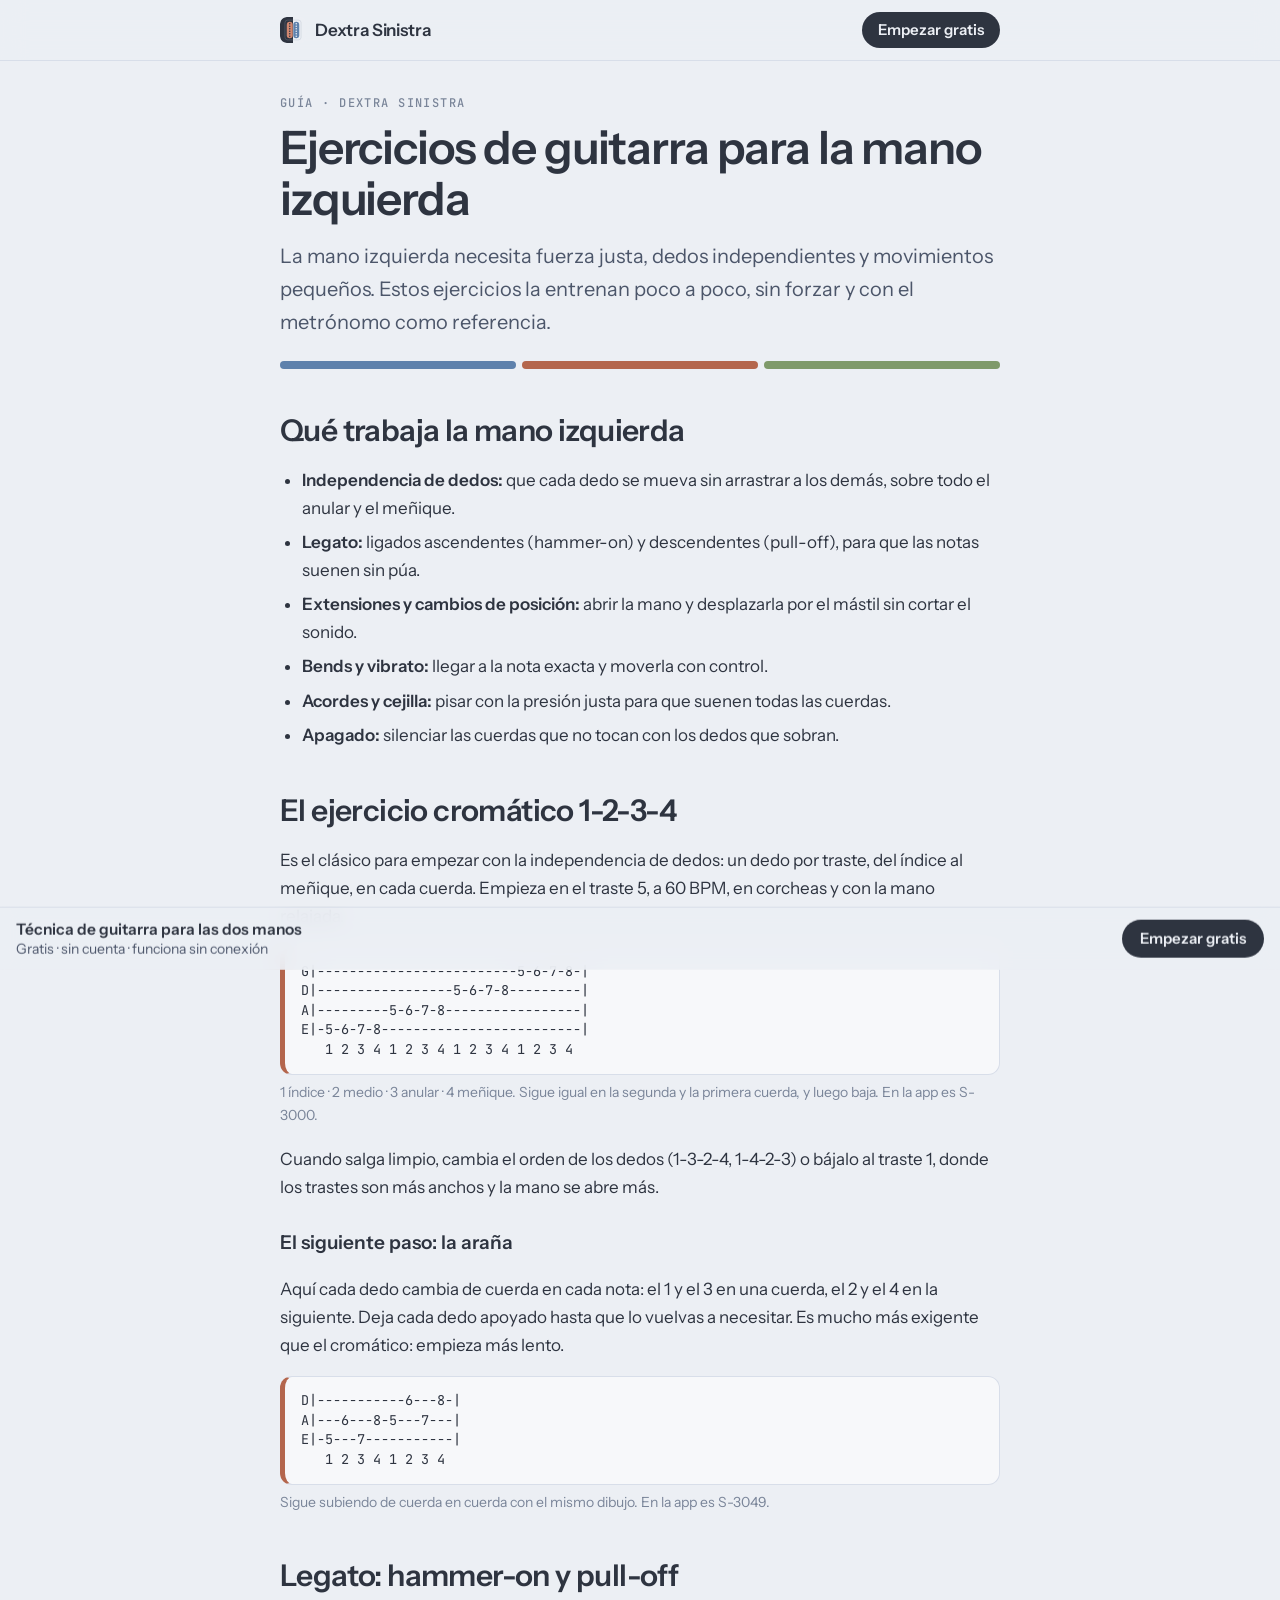
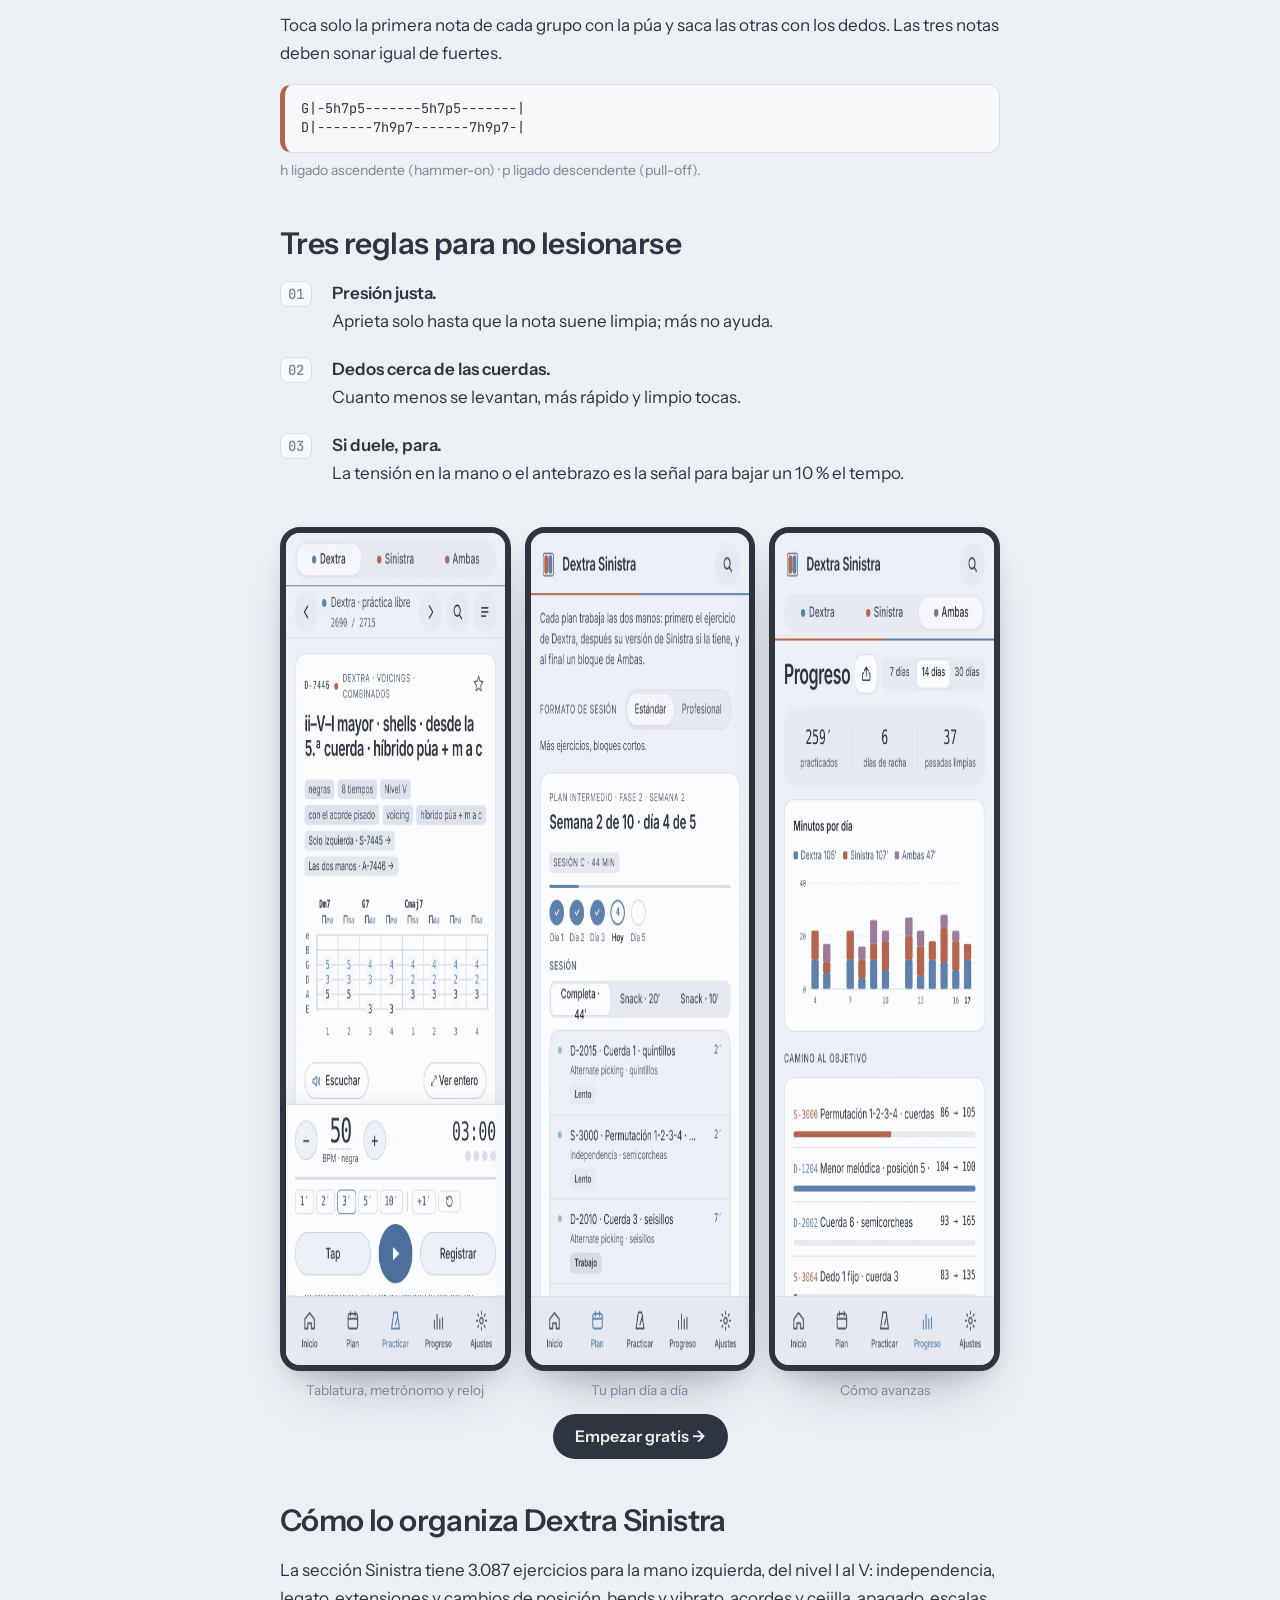
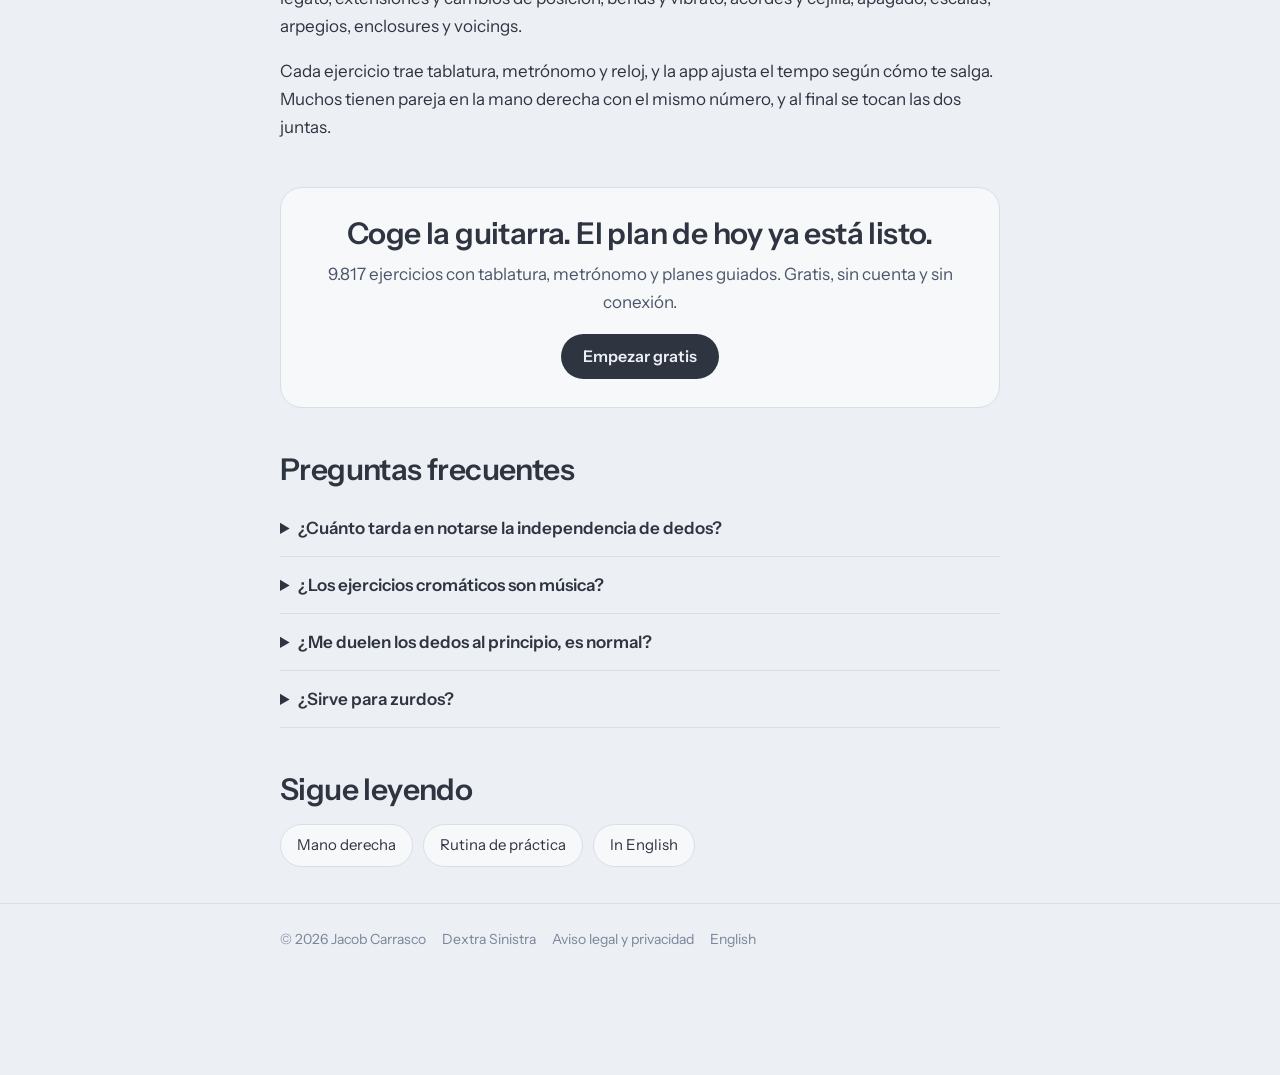
<file: ejercicios-guitarra-mano-izquierda.html>
<!doctype html>
<html lang="es">
<head>
<meta charset="utf-8">
<meta name="viewport" content="width=device-width, initial-scale=1, viewport-fit=cover">
<title>Ejercicios de guitarra para la mano izquierda: independencia de dedos y legato · Dextra Sinistra</title>
<meta name="description" content="Ejercicios para la mano izquierda en guitarra: independencia de dedos, el cromático 1-2-3-4, la araña, legato, extensiones, cambios de posición, bends y cejilla. Con tablatura y metrónomo.">
<link rel="canonical" href="https://dextrasinistra.com/ejercicios-guitarra-mano-izquierda">
<link rel="alternate" hreflang="es" href="https://dextrasinistra.com/ejercicios-guitarra-mano-izquierda">
<link rel="alternate" hreflang="en" href="https://dextrasinistra.com/left-hand-guitar-exercises">
<link rel="alternate" hreflang="x-default" href="https://dextrasinistra.com/ejercicios-guitarra-mano-izquierda">
<meta property="og:type" content="article">
<meta property="og:site_name" content="Dextra Sinistra">
<meta property="og:title" content="Ejercicios de guitarra para la mano izquierda: independencia de dedos y legato · Dextra Sinistra">
<meta property="og:description" content="Ejercicios para la mano izquierda en guitarra: independencia de dedos, el cromático 1-2-3-4, la araña, legato, extensiones, cambios de posición, bends y cejilla. Con tablatura y metrónomo.">
<meta property="og:url" content="https://dextrasinistra.com/ejercicios-guitarra-mano-izquierda">
<meta property="og:image" content="https://dextrasinistra.com/img/og_es.jpg">
<meta name="twitter:card" content="summary_large_image">
<meta name="theme-color" content="#ECEFF4" media="(prefers-color-scheme: light)">
<meta name="theme-color" content="#2E3440" media="(prefers-color-scheme: dark)">
<link rel="icon" href="/icons/icon.svg" type="image/svg+xml">
<link rel="icon" href="/icons/favicon-32.png" sizes="32x32">
<link rel="apple-touch-icon" href="/icons/apple-touch-icon.png">
<link rel="preload" href="/fonts/sans-400.woff" as="font" type="font/woff" crossorigin>
<script type="application/ld+json">[{"@context": "https://schema.org", "@type": "Article", "headline": "Ejercicios de guitarra para la mano izquierda: independencia de dedos y legato · Dextra Sinistra", "description": "Ejercicios para la mano izquierda en guitarra: independencia de dedos, el cromático 1-2-3-4, la araña, legato, extensiones, cambios de posición, bends y cejilla. Con tablatura y metrónomo.", "inLanguage": "es", "url": "https://dextrasinistra.com/ejercicios-guitarra-mano-izquierda", "image": "https://dextrasinistra.com/img/og_es.jpg", "author": {"@type": "Person", "name": "Jacob Carrasco"}, "publisher": {"@type": "Organization", "name": "Dextra Sinistra", "logo": {"@type": "ImageObject", "url": "https://dextrasinistra.com/icons/icon-512.png"}}, "datePublished": "2026-11-26", "dateModified": "2026-11-26"}, {"@context": "https://schema.org", "@type": "FAQPage", "mainEntity": [{"@type": "Question", "name": "¿Cuánto tarda en notarse la independencia de dedos?", "acceptedAnswer": {"@type": "Answer", "text": "Con 10 minutos diarios, la mayoría de la gente nota el anular y el meñique más sueltos en tres o cuatro semanas."}}, {"@type": "Question", "name": "¿Los ejercicios cromáticos son música?", "acceptedAnswer": {"@type": "Answer", "text": "No mucho, pero son el gimnasio de la mano. Combínalos con escalas y arpegios, que trabajan lo mismo y además suenan."}}, {"@type": "Question", "name": "¿Me duelen los dedos al principio, es normal?", "acceptedAnswer": {"@type": "Answer", "text": "Las yemas sensibles al principio, sí. Dolor en la muñeca o el antebrazo, no: para, relaja la mano y baja el tempo."}}, {"@type": "Question", "name": "¿Sirve para zurdos?", "acceptedAnswer": {"@type": "Answer", "text": "Sí. Si tocas con la guitarra al revés, la mano que pisa es la derecha: los ejercicios son los mismos."}}]}]</script>
<style>@font-face{font-family:"Instrument Sans";font-style:normal;font-weight:400;font-display:swap;src:url(/fonts/sans-400.woff) format("woff")}
@font-face{font-family:"Instrument Sans";font-style:normal;font-weight:500;font-display:swap;src:url(/fonts/sans-500.woff) format("woff")}
@font-face{font-family:"Instrument Sans";font-style:normal;font-weight:600 700;font-display:swap;src:url(/fonts/sans-600.woff) format("woff")}
@font-face{font-family:"JetBrains Mono";font-style:normal;font-weight:400;font-display:swap;src:url(/fonts/mono-400.woff) format("woff")}
@font-face{font-family:"JetBrains Mono";font-style:normal;font-weight:500 700;font-display:swap;src:url(/fonts/mono-500.woff) format("woff")}

:root{--bg:#ECEFF4;--surface:#E5E9F0;--card:#F7F8FA;--line:#D8DEE9;--fg:#2E3440;--muted:#4C566A;--faint:#7A8599;
--acc-d:#5E81AC;--acc-s:#B4664D;--green:#7F9A6A;--shadow:0 30px 60px -30px rgba(46,52,64,.45),0 10px 24px -12px rgba(46,52,64,.25);
--f-ui:"Instrument Sans",system-ui,-apple-system,"Segoe UI",sans-serif;--f-mono:"JetBrains Mono",ui-monospace,"SF Mono",Menlo,monospace;color-scheme:light}
@media (prefers-color-scheme: dark){:root{--bg:#2E3440;--surface:#3B4252;--card:#353C4A;--line:#434C5E;--fg:#ECEFF4;--muted:#D8DEE9;--faint:#9AA5B8;
--acc-d:#88C0D0;--acc-s:#D08770;--green:#A3BE8C;--shadow:0 30px 60px -30px rgba(0,0,0,.7),0 10px 24px -12px rgba(0,0,0,.5);color-scheme:dark}}
*{box-sizing:border-box}html{-webkit-text-size-adjust:100%}
body{margin:0;background:var(--bg);color:var(--fg);font:17px/1.65 var(--f-ui);-webkit-font-smoothing:antialiased;padding-bottom:84px}
a{color:inherit}img{max-width:100%;display:block}
.wrap{max-width:760px;margin:0 auto;padding:0 20px}
header.top{position:sticky;top:0;z-index:10;background:color-mix(in srgb,var(--bg) 90%,transparent);backdrop-filter:blur(12px);-webkit-backdrop-filter:blur(12px);border-bottom:1px solid var(--line)}
.top .wrap{display:flex;align-items:center;gap:16px;height:60px}
.brand{font-weight:600;text-decoration:none;letter-spacing:-.01em;display:flex;align-items:center;gap:9px}.brand img{width:26px;height:26px;border-radius:7px}
.btn{display:inline-block;text-decoration:none;font-weight:600;border-radius:999px;padding:13px 22px;background:var(--fg);color:var(--bg);font-size:16px;line-height:1.2}
.btn.sm{padding:9px 16px;font-size:15px;margin-left:auto}
article{padding:36px 0 20px}
.eyebrow{font:500 12px/1 var(--f-mono);letter-spacing:.12em;text-transform:uppercase;color:var(--faint);margin:0 0 14px}
h1{font-size:clamp(32px,6.5vw,46px);line-height:1.1;letter-spacing:-.025em;margin:0 0 16px;font-weight:600}
h2{font-size:clamp(24px,4.2vw,30px);line-height:1.2;letter-spacing:-.02em;margin:44px 0 12px;font-weight:600}
h3{font-size:19px;margin:26px 0 6px;font-weight:600}
.lead{font-size:20px;color:var(--muted);margin:0 0 22px}
.hands{display:flex;gap:6px;margin:22px 0 8px}.hands i{flex:1;height:8px;border-radius:4px;background:var(--acc-d)}.hands i:nth-child(2){background:var(--acc-s)}.hands i:nth-child(3){background:var(--green)}
ul,ol{padding-left:22px}li{margin:6px 0}
ol.steps{list-style:none;counter-reset:s;padding:0}ol.steps li{counter-increment:s;position:relative;padding:0 0 14px 52px}
ol.steps li::before{content:counter(s,decimal-leading-zero);position:absolute;left:0;top:2px;font:500 14px var(--f-mono);color:var(--faint);border:1px solid var(--line);border-radius:8px;padding:3px 7px;background:var(--card)}
ol.steps b{display:block}
pre.tab{font-variant-ligatures:none;font-feature-settings:"liga" 0,"calt" 0;font:13.5px/1.45 var(--f-mono);background:var(--card);border:1px solid var(--line);border-left:5px solid var(--c,var(--acc-d));border-radius:12px;padding:14px 16px;overflow-x:auto;margin:14px 0 6px}
.cap{font-size:14px;color:var(--faint);margin:0 0 18px}
.box{background:var(--card);border:1px solid var(--line);border-radius:16px;padding:18px 20px;margin:18px 0}
.box b{display:block;margin-bottom:4px}
.shots{display:grid;grid-template-columns:repeat(3,1fr);gap:14px;margin:26px 0 10px}
.shots img{border-radius:20px;box-shadow:var(--shadow);border:6px solid #2E3440;background:#2E3440}
.shots figure{margin:0}.shots figcaption{font-size:13.5px;color:var(--faint);text-align:center;margin-top:8px}
.mid{text-align:center;margin:12px 0 30px}
.cta{background:var(--card);border:1px solid var(--line);border-radius:22px;padding:28px 24px;margin:46px 0 10px;text-align:center}
.cta h2{margin:0 0 8px}.cta p{color:var(--muted);margin:0 0 18px}
details{border-bottom:1px solid var(--line);padding:14px 0}details summary{font-weight:600;cursor:pointer}details p{margin:8px 0 0;color:var(--muted)}
.more{display:flex;flex-wrap:wrap;gap:10px;margin:16px 0}.more a{text-decoration:none;border:1px solid var(--line);background:var(--card);border-radius:999px;padding:8px 16px;font-size:15px}
footer{border-top:1px solid var(--line);padding:24px 0 40px;color:var(--faint);font-size:14px}footer .wrap{display:flex;gap:16px;flex-wrap:wrap}footer a{text-decoration:none}
.stick{position:fixed;left:0;right:0;bottom:0;z-index:9;padding:12px 16px calc(12px + env(safe-area-inset-bottom));background:color-mix(in srgb,var(--bg) 90%,transparent);backdrop-filter:blur(10px);-webkit-backdrop-filter:blur(10px);border-top:1px solid var(--line);display:flex;align-items:center;gap:12px;transform:translateY(110%);transition:transform .3s ease}
.stick.on{transform:none}.stick span{flex:1;font-size:14px;line-height:1.3;color:var(--muted)}.stick span b{display:block;color:var(--fg);font-size:15.5px}.stick .btn{flex:none;padding:10px 18px;font-size:15px}
@media(max-width:560px){.shots{grid-template-columns:1fr 1fr}.shots figure:nth-child(3){display:none}}
</style>
</head>
<body>
<header class="top"><div class="wrap"><a class="brand" href="/"><img src="/icons/icon.svg" alt="" width="26" height="26">Dextra Sinistra</a><a class="btn sm" href="/app/">Empezar gratis</a></div></header>
<main class="wrap"><article>
<p class="eyebrow">Guía · Dextra Sinistra</p>
<h1>Ejercicios de guitarra para la mano izquierda</h1>
<p class="lead">La mano izquierda necesita fuerza justa, dedos independientes y movimientos pequeños. Estos ejercicios la entrenan poco a poco, sin forzar y con el metrónomo como referencia.</p>
<div class="hands" aria-hidden="true"><i></i><i></i><i></i></div>
<h2>Qué trabaja la mano izquierda</h2>
<ul>
<li><b>Independencia de dedos:</b> que cada dedo se mueva sin arrastrar a los demás, sobre todo el anular y el meñique.</li>
<li><b>Legato:</b> ligados ascendentes (hammer-on) y descendentes (pull-off), para que las notas suenen sin púa.</li>
<li><b>Extensiones y cambios de posición:</b> abrir la mano y desplazarla por el mástil sin cortar el sonido.</li>
<li><b>Bends y vibrato:</b> llegar a la nota exacta y moverla con control.</li>
<li><b>Acordes y cejilla:</b> pisar con la presión justa para que suenen todas las cuerdas.</li>
<li><b>Apagado:</b> silenciar las cuerdas que no tocan con los dedos que sobran.</li>
</ul>
<h2>El ejercicio cromático 1-2-3-4</h2>
<p>Es el clásico para empezar con la independencia de dedos: un dedo por traste, del índice al meñique, en cada cuerda. Empieza en el traste 5, a 60 BPM, en corcheas y con la mano relajada.</p>
<pre class="tab" style="--c:var(--acc-s)">G|-------------------------5-6-7-8-|
D|-----------------5-6-7-8---------|
A|---------5-6-7-8-----------------|
E|-5-6-7-8-------------------------|
   1 2 3 4 1 2 3 4 1 2 3 4 1 2 3 4</pre>
<p class="cap">1 índice · 2 medio · 3 anular · 4 meñique. Sigue igual en la segunda y la primera cuerda, y luego baja. En la app es S-3000.</p>
<p>Cuando salga limpio, cambia el orden de los dedos (1-3-2-4, 1-4-2-3) o bájalo al traste 1, donde los trastes son más anchos y la mano se abre más.</p>
<h3>El siguiente paso: la araña</h3>
<p>Aquí cada dedo cambia de cuerda en cada nota: el 1 y el 3 en una cuerda, el 2 y el 4 en la siguiente. Deja cada dedo apoyado hasta que lo vuelvas a necesitar. Es mucho más exigente que el cromático: empieza más lento.</p>
<pre class="tab" style="--c:var(--acc-s)">D|-----------6---8-|
A|---6---8-5---7---|
E|-5---7-----------|
   1 2 3 4 1 2 3 4</pre>
<p class="cap">Sigue subiendo de cuerda en cuerda con el mismo dibujo. En la app es S-3049.</p>
<h2>Legato: hammer-on y pull-off</h2>
<p>Toca solo la primera nota de cada grupo con la púa y saca las otras con los dedos. Las tres notas deben sonar igual de fuertes.</p>
<pre class="tab" style="--c:var(--acc-s)">G|-5h7p5-------5h7p5-------|
D|-------7h9p7-------7h9p7-|</pre>
<p class="cap">h ligado ascendente (hammer-on) · p ligado descendente (pull-off).</p>
<h2>Tres reglas para no lesionarse</h2>
<ol class="steps">
<li><b>Presión justa.</b> Aprieta solo hasta que la nota suene limpia; más no ayuda.</li>
<li><b>Dedos cerca de las cuerdas.</b> Cuanto menos se levantan, más rápido y limpio tocas.</li>
<li><b>Si duele, para.</b> La tensión en la mano o el antebrazo es la señal para bajar un 10 % el tempo.</li>
</ol>
<div class="shots"><figure><img src="/img/es_practice_voi.webp" width="390" height="844" loading="lazy" decoding="async" alt="Tablatura, metrónomo y reloj"><figcaption>Tablatura, metrónomo y reloj</figcaption></figure><figure><img src="/img/es_plan.webp" width="390" height="844" loading="lazy" decoding="async" alt="Tu plan día a día"><figcaption>Tu plan día a día</figcaption></figure><figure><img src="/img/es_progress.webp" width="390" height="844" loading="lazy" decoding="async" alt="Cómo avanzas"><figcaption>Cómo avanzas</figcaption></figure></div><p class="mid"><a class="btn" href="/app/">Empezar gratis →</a></p>
<h2>Cómo lo organiza Dextra Sinistra</h2>
<p>La sección Sinistra tiene 3.087 ejercicios para la mano izquierda, del nivel I al V: independencia, legato, extensiones y cambios de posición, bends y vibrato, acordes y cejilla, apagado, escalas, arpegios, enclosures y voicings.</p><p>Cada ejercicio trae tablatura, metrónomo y reloj, y la app ajusta el tempo según cómo te salga. Muchos tienen pareja en la mano derecha con el mismo número, y al final se tocan las dos juntas.</p>
<section class="cta"><h2>Coge la guitarra. El plan de hoy ya está listo.</h2><p>9.817 ejercicios con tablatura, metrónomo y planes guiados. Gratis, sin cuenta y sin conexión.</p><a class="btn" href="/app/">Empezar gratis</a></section>
<h2>Preguntas frecuentes</h2><details><summary>¿Cuánto tarda en notarse la independencia de dedos?</summary><p>Con 10 minutos diarios, la mayoría de la gente nota el anular y el meñique más sueltos en tres o cuatro semanas.</p></details><details><summary>¿Los ejercicios cromáticos son música?</summary><p>No mucho, pero son el gimnasio de la mano. Combínalos con escalas y arpegios, que trabajan lo mismo y además suenan.</p></details><details><summary>¿Me duelen los dedos al principio, es normal?</summary><p>Las yemas sensibles al principio, sí. Dolor en la muñeca o el antebrazo, no: para, relaja la mano y baja el tempo.</p></details><details><summary>¿Sirve para zurdos?</summary><p>Sí. Si tocas con la guitarra al revés, la mano que pisa es la derecha: los ejercicios son los mismos.</p></details>
<h2>Sigue leyendo</h2><div class="more"><a href="/ejercicios-guitarra-mano-derecha" hreflang="es">Mano derecha</a><a href="/rutina-de-practica-de-guitarra" hreflang="es">Rutina de práctica</a><a href="/right-hand-guitar-exercises" hreflang="en">In English</a></div>
</article></main>
<footer><div class="wrap"><span>© 2026 Jacob Carrasco</span><a href="/">Dextra Sinistra</a><a href="/legal">Aviso legal y privacidad</a><a href="/left-hand-guitar-exercises" hreflang="en" lang="en">English</a></div></footer>
<div class="stick" id="stick"><span><b>Técnica de guitarra para las dos manos</b>Gratis · sin cuenta · funciona sin conexión</span><a class="btn" href="/app/">Empezar gratis</a></div>
<script>(function(){var s=document.getElementById('stick');function f(){s.classList.toggle('on',scrollY>420)}addEventListener('scroll',f,{passive:true});f()})()</script>
<script>/* recuento de visitas sin cookies ni datos personales (GoatCounter); ?ref=ig, ?ref=wa… dicen de dónde llega la visita */
(function(){try{if(!/(^|\.)dextrasinistra\.com$/.test(location.hostname))return;if(matchMedia("(display-mode: standalone)").matches)return;
var q=new URLSearchParams(location.search),r=q.get("ref")||document.referrer||"";
var i=new Image();i.src="https://dextrasinistra.goatcounter.com/count?p="+encodeURIComponent(location.pathname)+"&t="+encodeURIComponent(document.title)+"&r="+encodeURIComponent(r)+"&rnd="+Math.random().toString(36).slice(2);}catch(e){}})();</script>

</body>
</html>
</file>
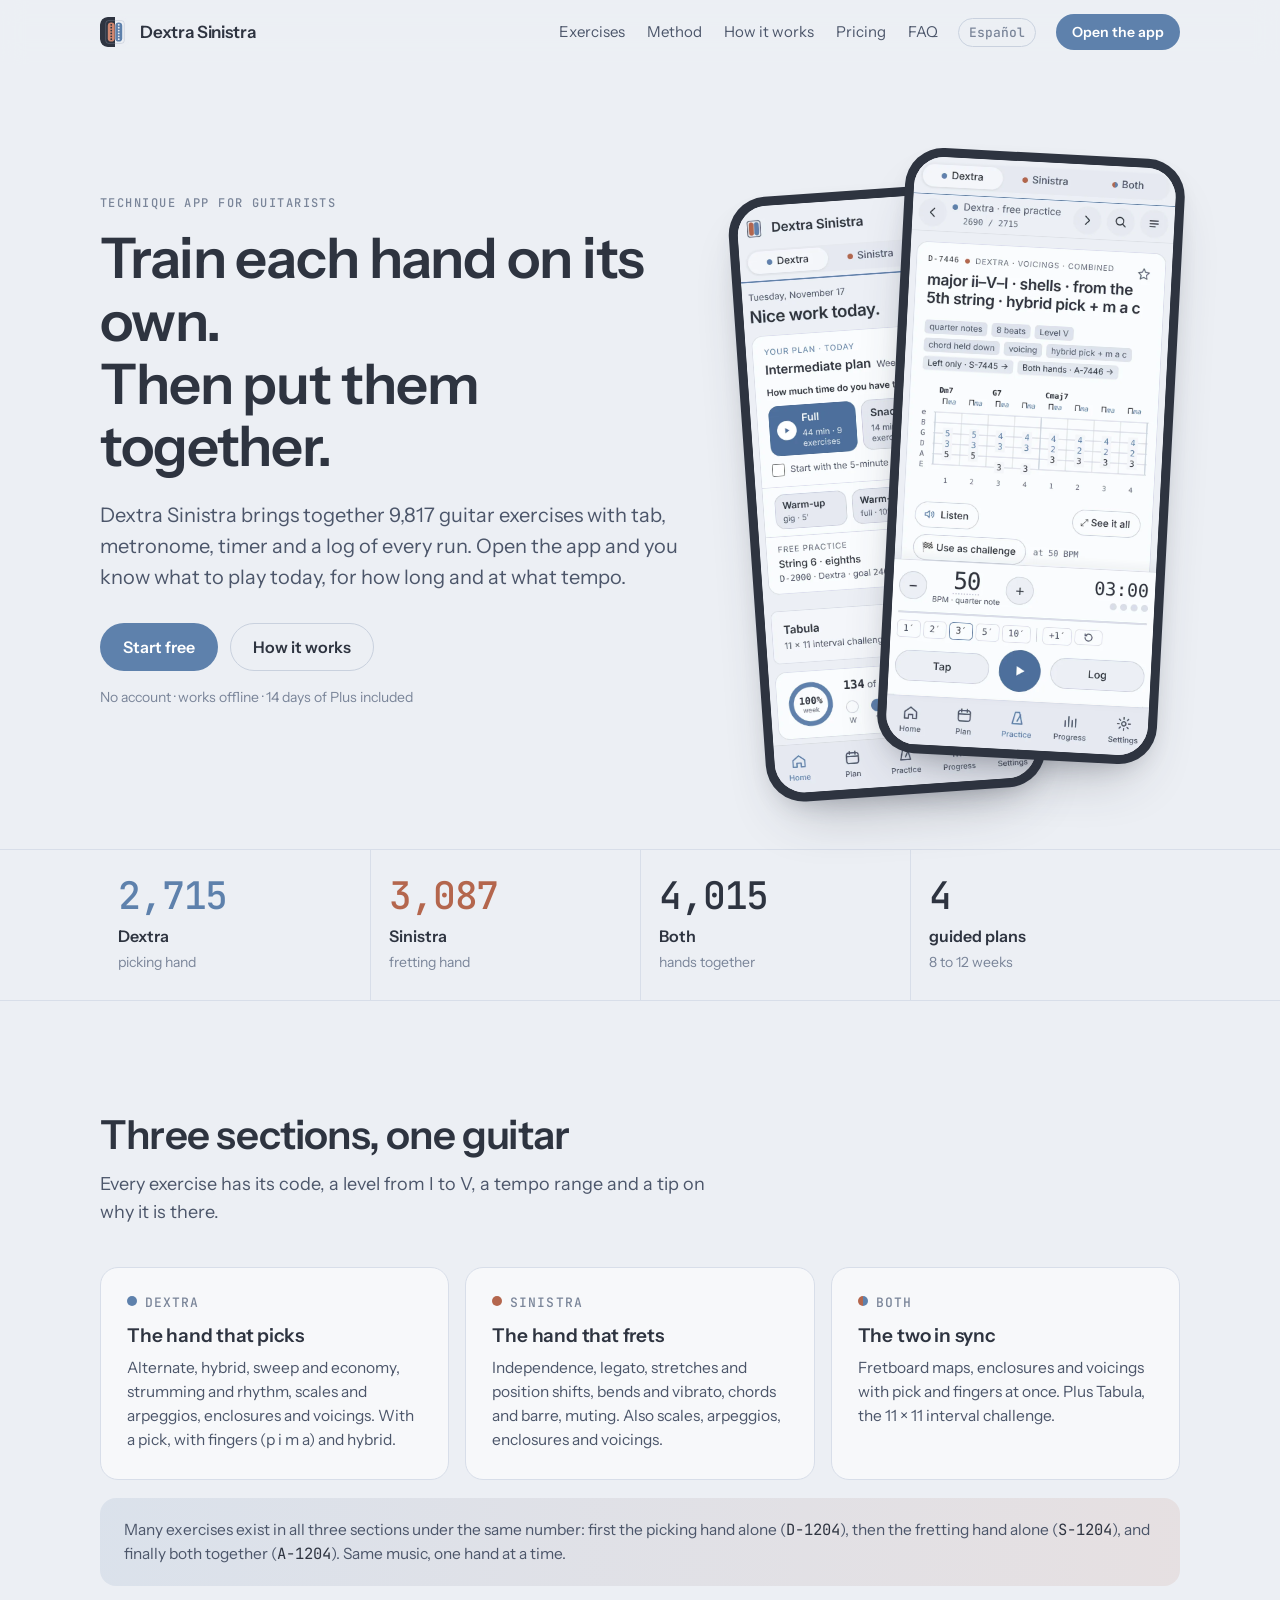
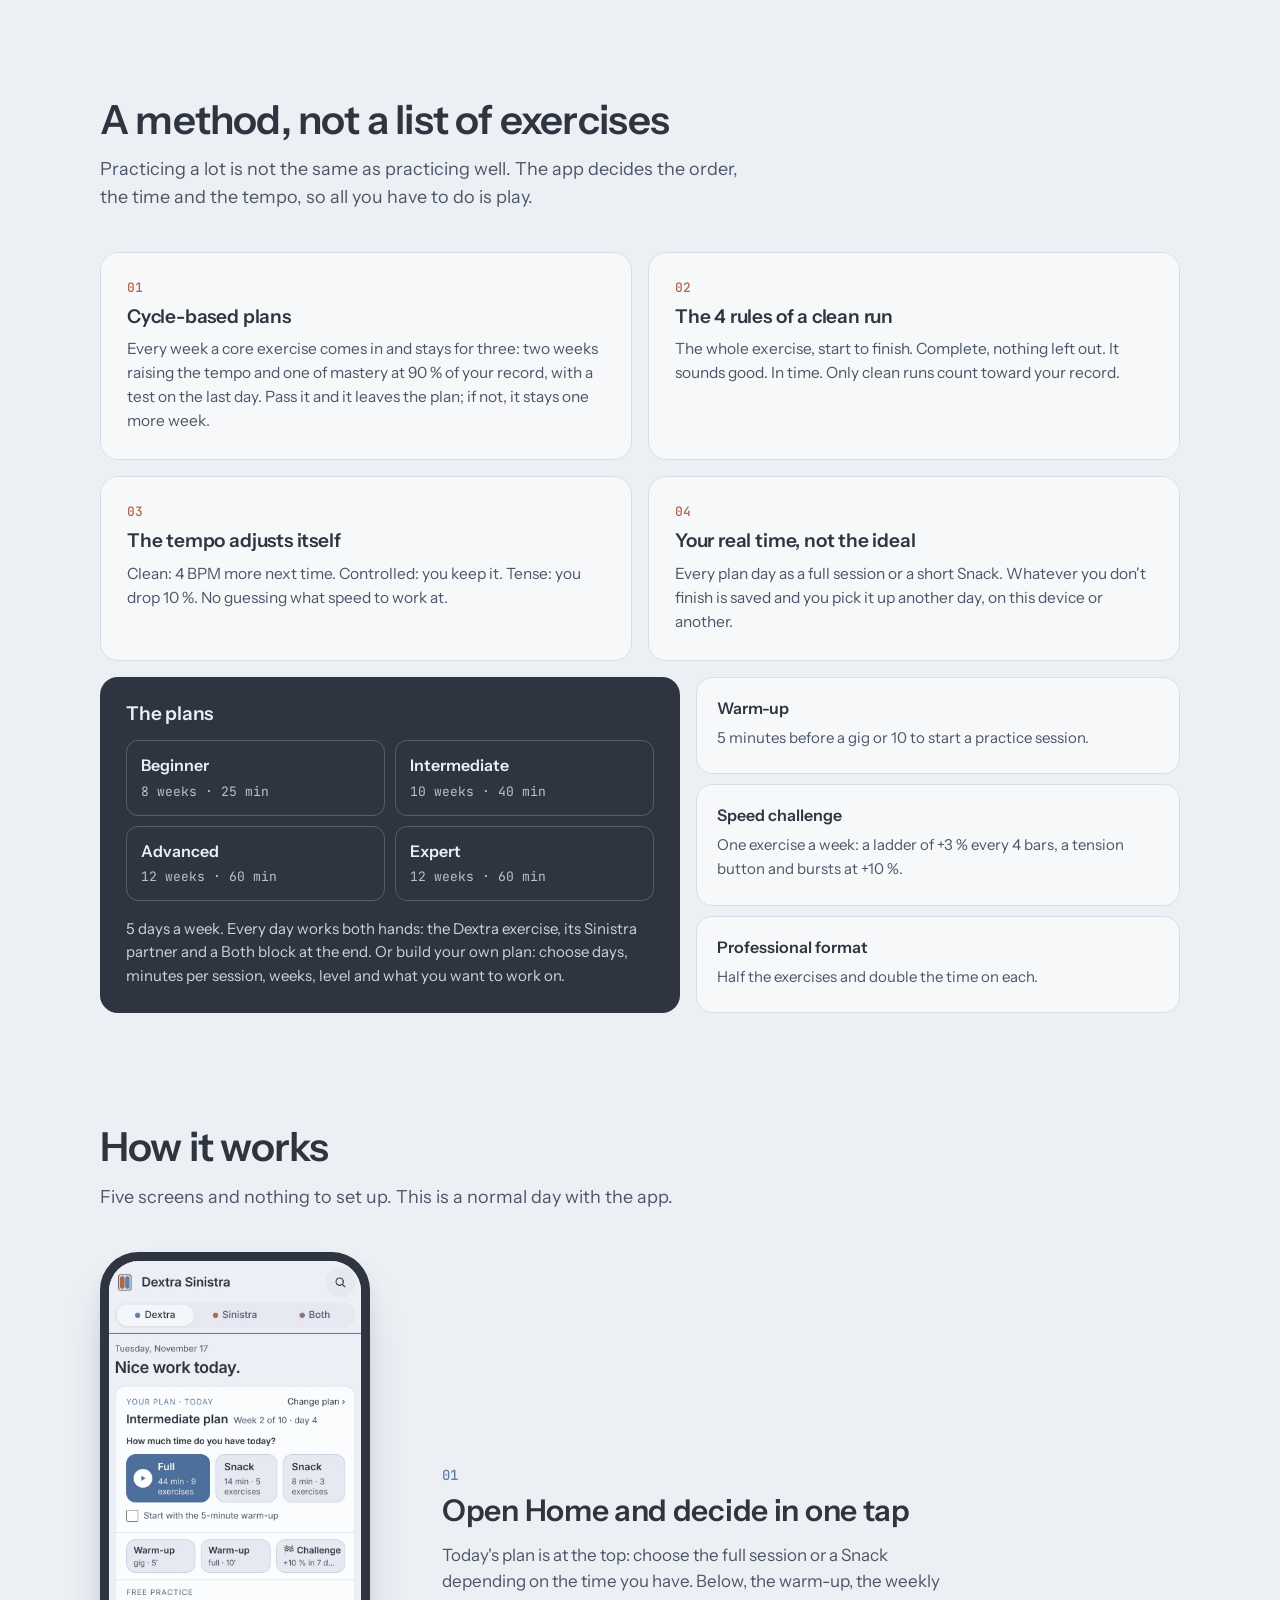
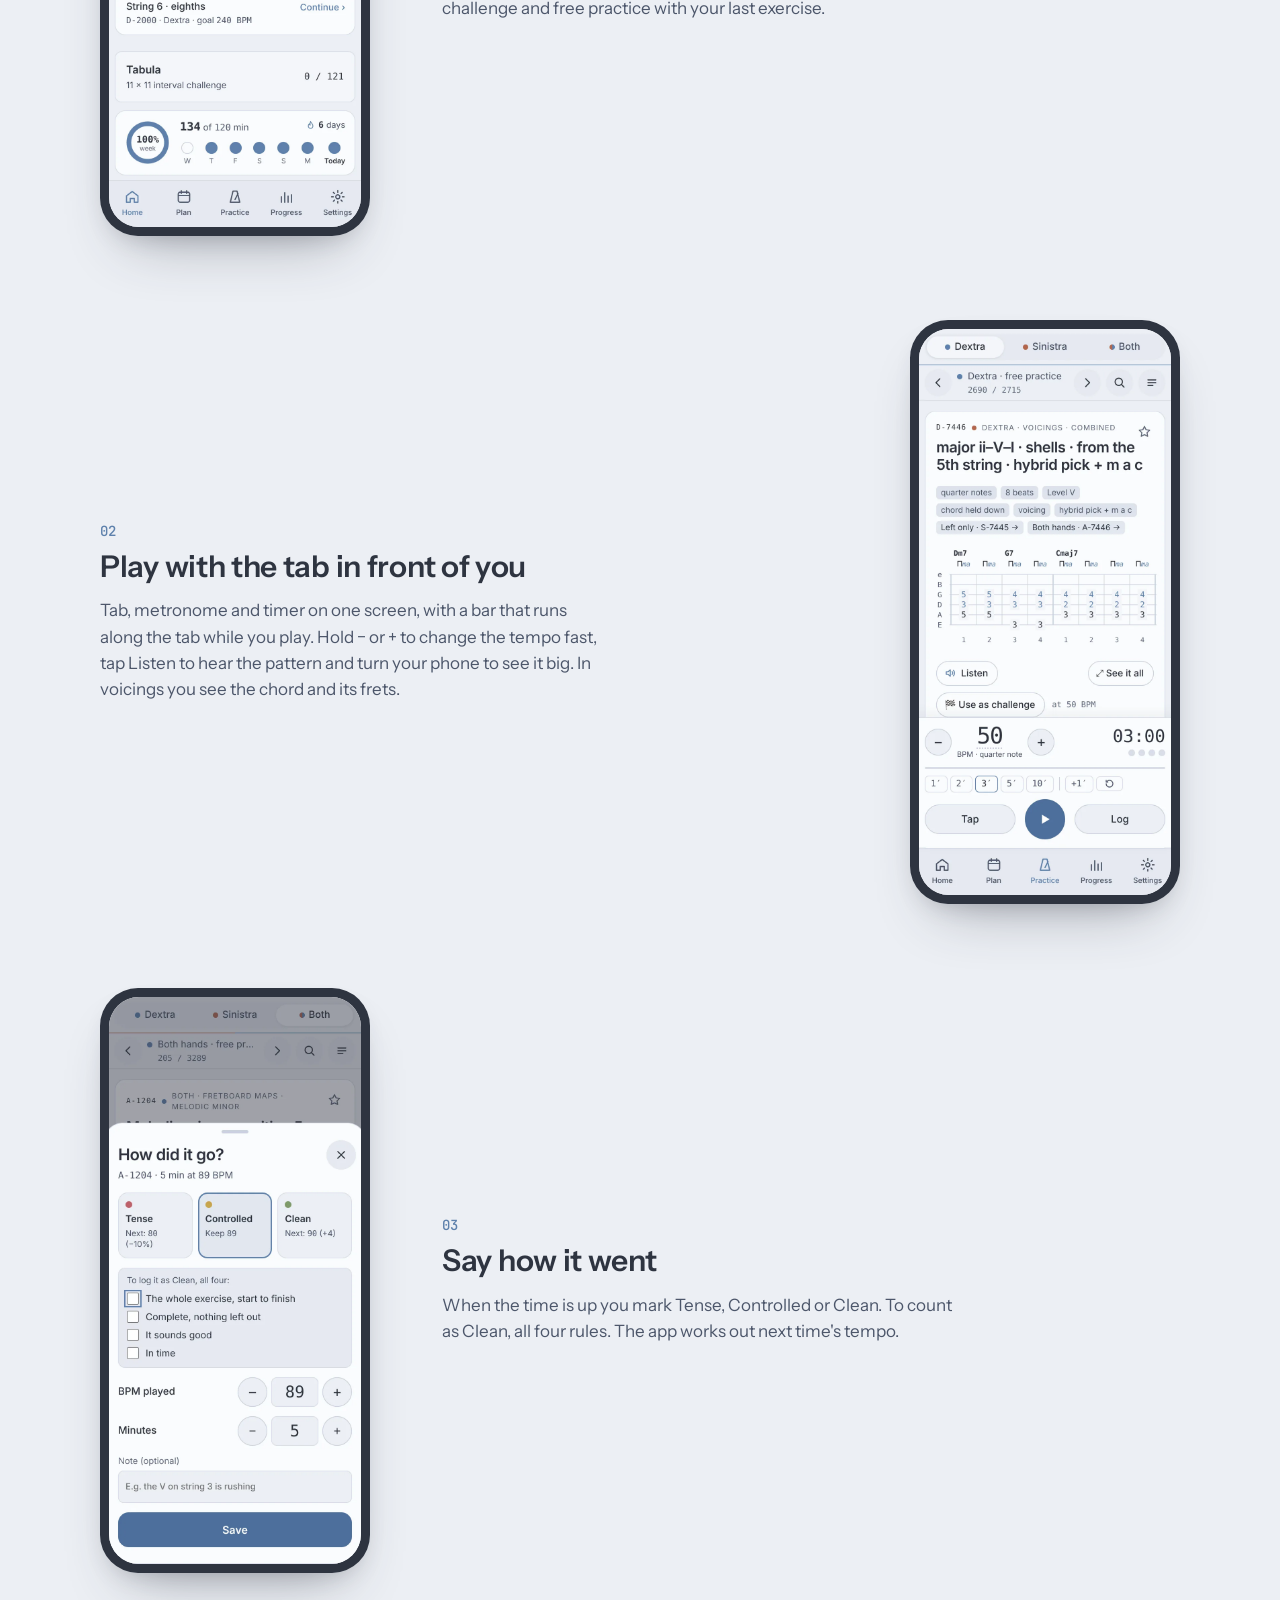
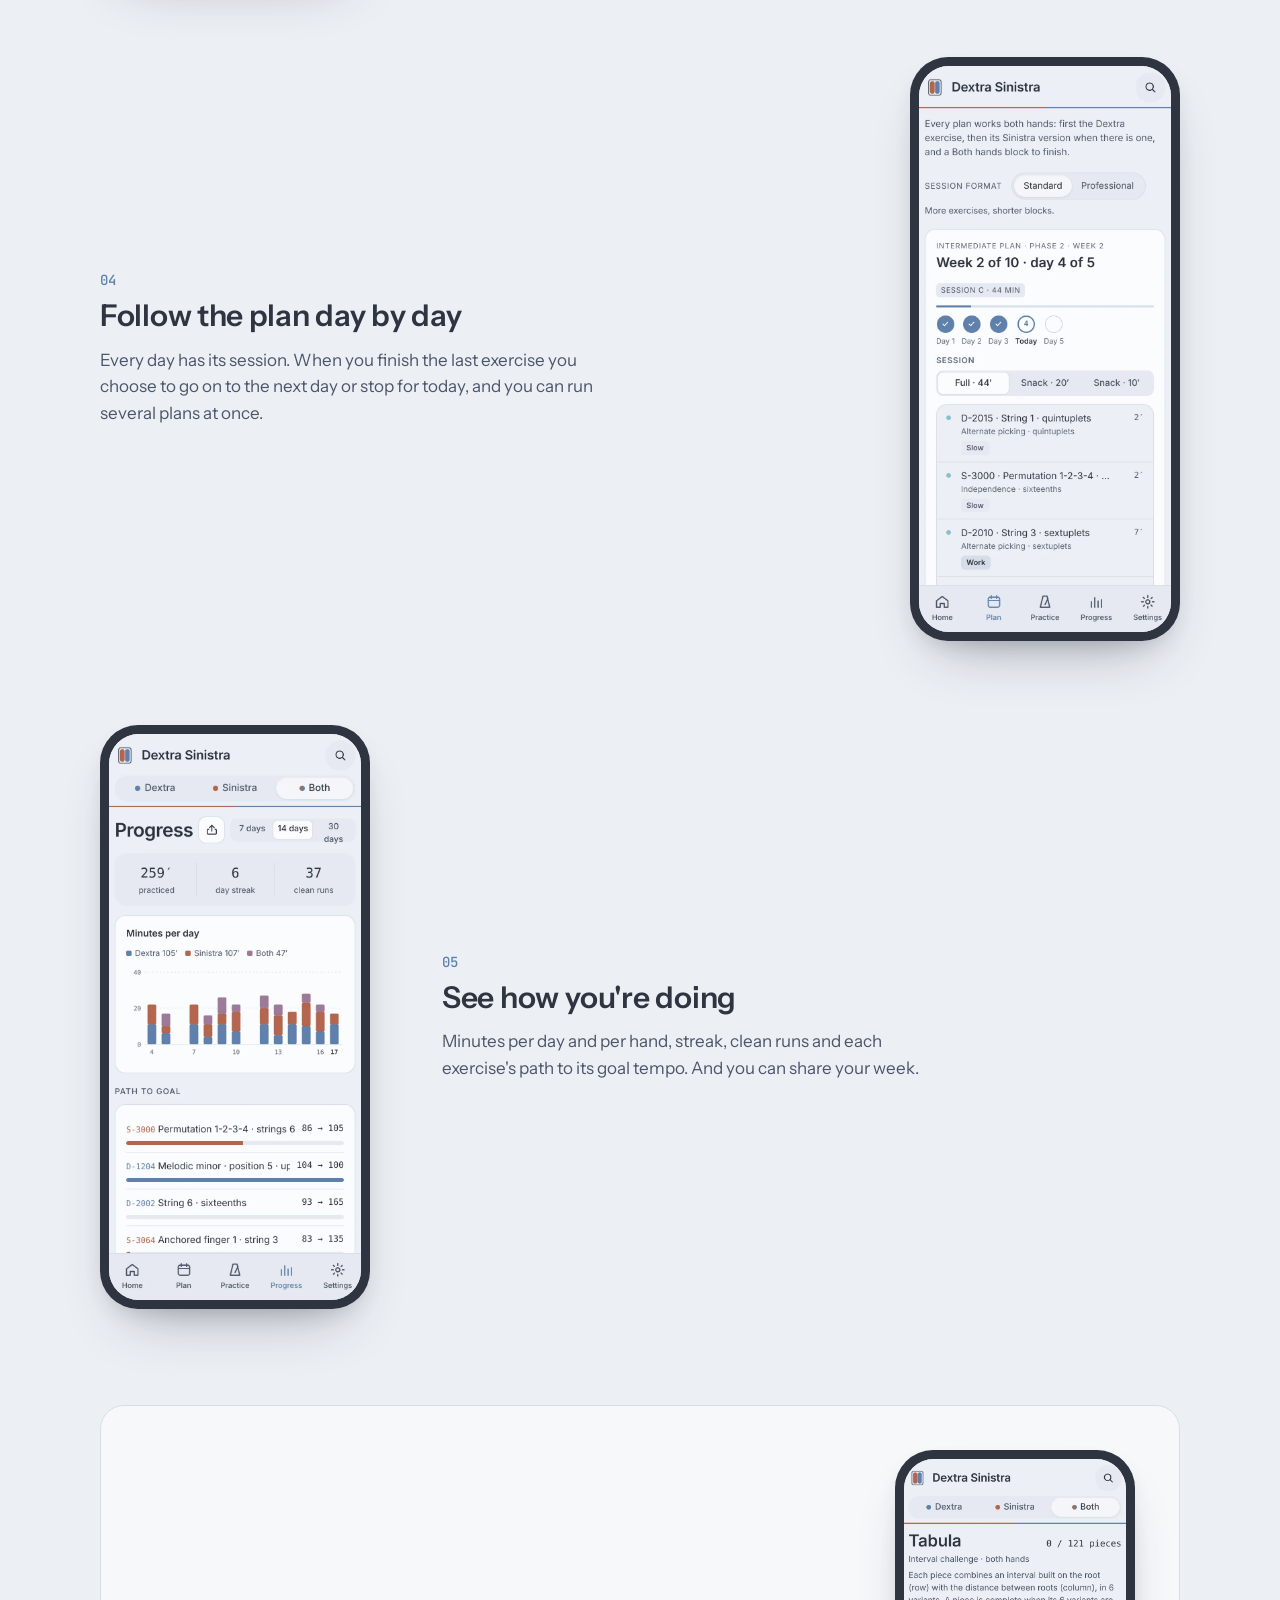
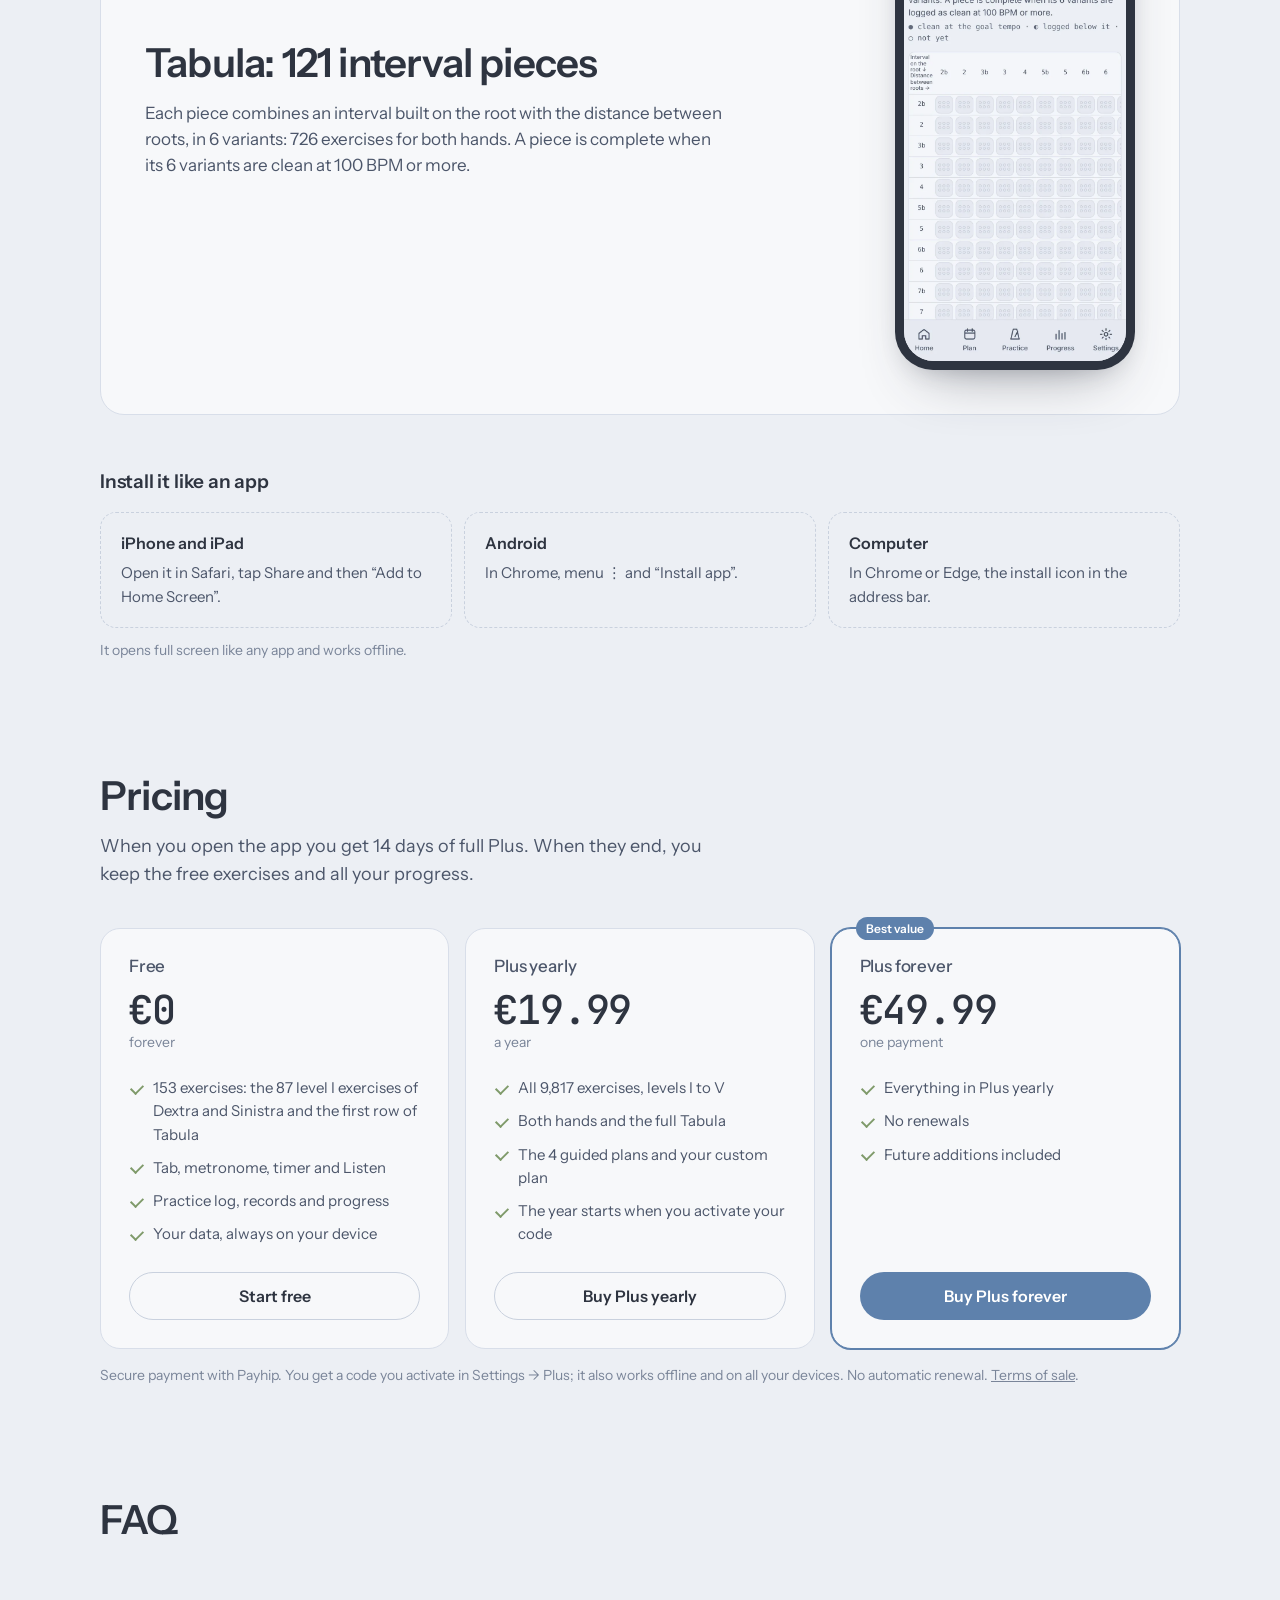
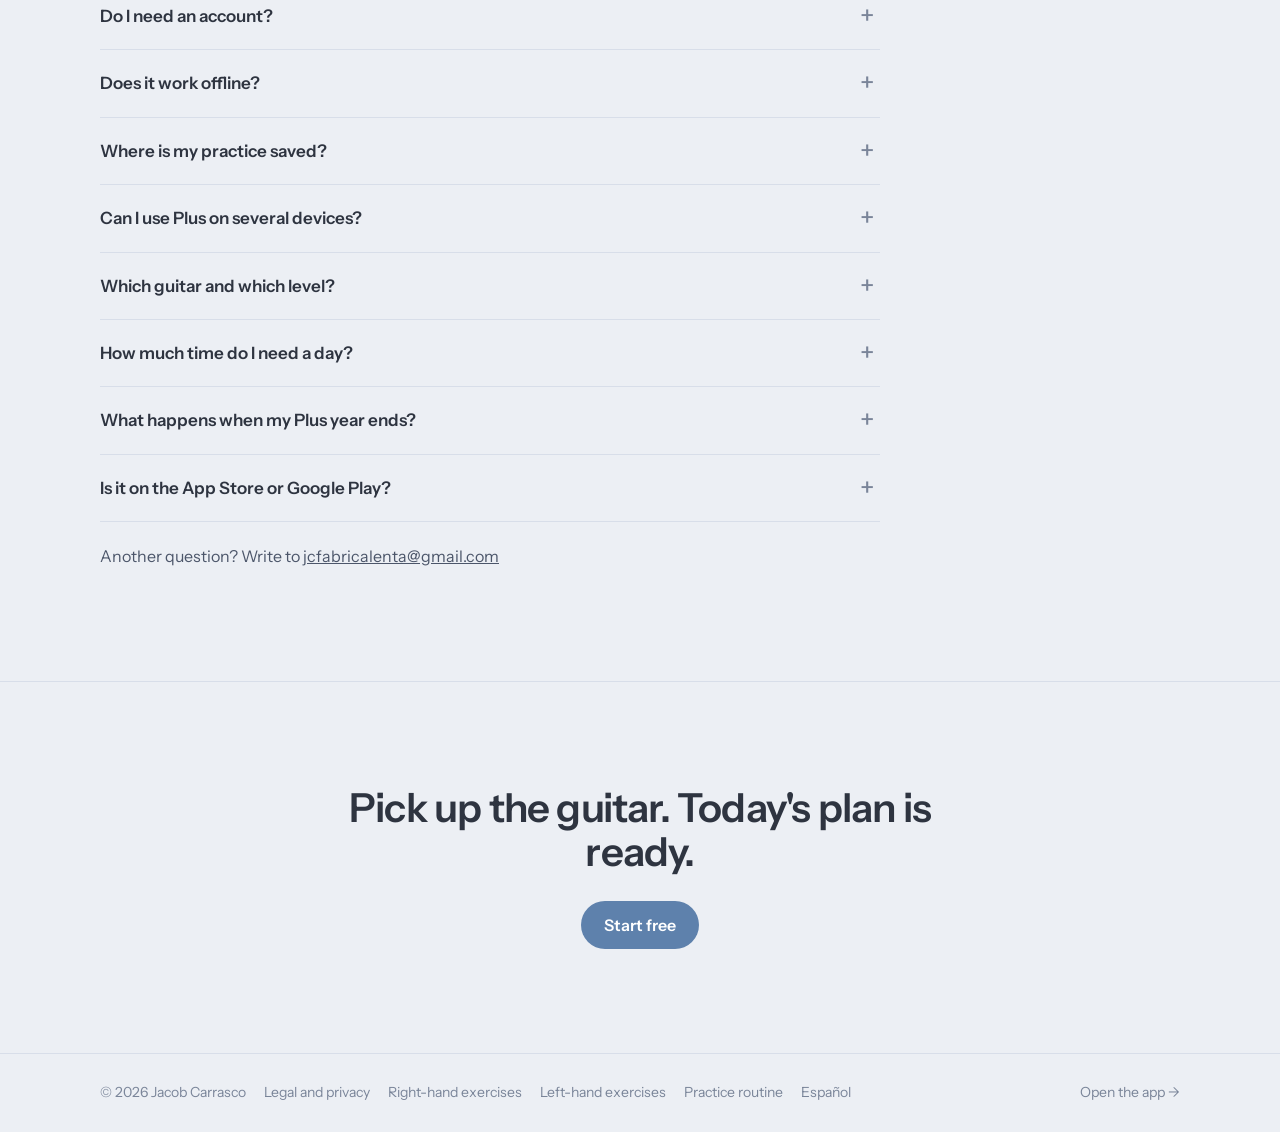
<file: en.html>
<!doctype html>
<html lang="en">
<head>
<meta charset="utf-8">
<meta name="viewport" content="width=device-width, initial-scale=1, viewport-fit=cover">
<script>/* instalada como app: directo a la app */try{if(matchMedia("(display-mode: standalone)").matches||navigator.standalone===true)location.replace("/app/en");}catch(e){}</script>
<title>Dextra Sinistra · guitar technique for both hands</title>
<meta name="description" content="9,817 guitar exercises for the picking hand, the fretting hand and both together, with tab, metronome, timer, practice log and guided plans. No account, works offline.">
<link rel="canonical" href="https://dextrasinistra.com/en">
<link rel="alternate" hreflang="es" href="https://dextrasinistra.com/">
<link rel="alternate" hreflang="en" href="https://dextrasinistra.com/en">
<link rel="alternate" hreflang="x-default" href="https://dextrasinistra.com/">
<meta property="og:type" content="website">
<meta property="og:site_name" content="Dextra Sinistra">
<meta property="og:title" content="Dextra Sinistra · guitar technique for both hands">
<meta property="og:description" content="9,817 guitar exercises for the picking hand, the fretting hand and both together, with tab, metronome, timer, practice log and guided plans. No account, works offline.">
<meta property="og:url" content="https://dextrasinistra.com/en">
<meta property="og:image" content="https://dextrasinistra.com/img/og_en.jpg">
<meta property="og:locale" content="en_US">
<meta name="twitter:card" content="summary_large_image">
<meta name="theme-color" content="#ECEFF4" media="(prefers-color-scheme: light)">
<meta name="theme-color" content="#2E3440" media="(prefers-color-scheme: dark)">
<link rel="icon" href="/icons/icon.svg" type="image/svg+xml">
<link rel="icon" href="/icons/favicon-32.png" sizes="32x32">
<link rel="apple-touch-icon" href="/icons/apple-touch-icon.png">
<link rel="manifest" href="/manifest.webmanifest">
<link rel="preload" href="/fonts/sans-400.woff" as="font" type="font/woff" crossorigin>
<link rel="preload" href="/fonts/sans-600.woff" as="font" type="font/woff" crossorigin>
<link rel="preload" as="image" href="/img/en_practice_voi.webp">
<script type="application/ld+json">{"@context": "https://schema.org", "@type": "SoftwareApplication", "name": "Dextra Sinistra", "applicationCategory": "MusicApplication", "operatingSystem": "Web, iOS, Android, Windows, macOS", "inLanguage": "en", "url": "https://dextrasinistra.com/en", "description": "9,817 guitar exercises for the picking hand, the fretting hand and both together, with tab, metronome, timer, practice log and guided plans. No account, works offline.", "offers": [{"@type": "Offer", "price": "0", "priceCurrency": "EUR"}, {"@type": "Offer", "price": "19.99", "priceCurrency": "EUR"}, {"@type": "Offer", "price": "49.99", "priceCurrency": "EUR"}]}</script>
<script type="application/ld+json">{"@context": "https://schema.org", "@type": "FAQPage", "mainEntity": [{"@type": "Question", "name": "Do I need an account?", "acceptedAnswer": {"@type": "Answer", "text": "No. No sign-up and no password: open the app and start playing."}}, {"@type": "Question", "name": "Does it work offline?", "acceptedAnswer": {"@type": "Answer", "text": "Yes. After opening it once with a connection, it works in airplane mode or on Wi-Fi that isn't responding."}}, {"@type": "Question", "name": "Where is my practice saved?", "acceptedAnswer": {"@type": "Answer", "text": "On your device. Your practice is not sent to any server. To move it to another phone, tablet or computer: Settings → Export backup, and Import on the other one."}}, {"@type": "Question", "name": "Can I use Plus on several devices?", "acceptedAnswer": {"@type": "Answer", "text": "Yes. Activate the same code on your phone, your tablet and your computer."}}, {"@type": "Question", "name": "Which guitar and which level?", "acceptedAnswer": {"@type": "Answer", "text": "Electric or acoustic, with a pick, with fingers (p i m a) or hybrid. From level I, with the first string crossings, to level V, with enclosures, drop 2 and drop 3 voicings and Tabula."}}, {"@type": "Question", "name": "How much time do I need a day?", "acceptedAnswer": {"@type": "Answer", "text": "The plans go from 25 to 60 minutes, 5 days a week. A Snack takes 10 or 20 minutes, and the custom plan starts at 10."}}, {"@type": "Question", "name": "What happens when my Plus year ends?", "acceptedAnswer": {"@type": "Answer", "text": "Everything you logged stays. You go back to the free version until you renew."}}, {"@type": "Question", "name": "Is it on the App Store or Google Play?", "acceptedAnswer": {"@type": "Answer", "text": "It's an installable web app: it installs from the browser in a few seconds and takes up no extra space."}}]}</script>
<style>@font-face{font-family:"Instrument Sans";font-style:normal;font-weight:400;font-display:swap;src:url(/fonts/sans-400.woff) format("woff")}
@font-face{font-family:"Instrument Sans";font-style:normal;font-weight:500;font-display:swap;src:url(/fonts/sans-500.woff) format("woff")}
@font-face{font-family:"Instrument Sans";font-style:normal;font-weight:600 700;font-display:swap;src:url(/fonts/sans-600.woff) format("woff")}
@font-face{font-family:"JetBrains Mono";font-style:normal;font-weight:400;font-display:swap;src:url(/fonts/mono-400.woff) format("woff")}
@font-face{font-family:"JetBrains Mono";font-style:normal;font-weight:500 700;font-display:swap;src:url(/fonts/mono-500.woff) format("woff")}

:root{
  --bg:#ECEFF4; --surface:#E5E9F0; --raise:#F4F6F9; --card:#F7F8FA; --line:#D8DEE9; --line2:#C9D1DE;
  --fg:#2E3440; --muted:#4C566A; --faint:#7A8599;
  --acc-d:#5E81AC; --acc-s:#B4664D; --green:#7F9A6A;
  --hl-d:rgba(94,129,172,.12); --hl-s:rgba(180,102,77,.11);
  --bezel:#2E3440; --shadow:0 30px 60px -30px rgba(46,52,64,.45), 0 10px 24px -12px rgba(46,52,64,.25);
  --f-ui:"Instrument Sans", system-ui, -apple-system, "Segoe UI", sans-serif;
  --f-mono:"JetBrains Mono", ui-monospace, "SF Mono", Menlo, monospace;
  color-scheme:light;
}
@media (prefers-color-scheme: dark){:root:not([data-theme="light"]){
  --bg:#2E3440; --surface:#3B4252; --raise:#353C4A; --card:#353C4A; --line:#434C5E; --line2:#4C566A;
  --fg:#ECEFF4; --muted:#D8DEE9; --faint:#9AA5B8; --acc-d:#88C0D0; --acc-s:#D08770; --green:#A3BE8C;
  --hl-d:rgba(136,192,208,.12); --hl-s:rgba(208,135,112,.14); --bezel:#1F242D;
  --shadow:0 30px 60px -30px rgba(0,0,0,.7), 0 10px 24px -12px rgba(0,0,0,.5); color-scheme:dark }}
*{box-sizing:border-box}
html{scroll-behavior:smooth;-webkit-text-size-adjust:100%}
body{margin:0;background:var(--bg);color:var(--fg);font:16px/1.55 var(--f-ui);-webkit-font-smoothing:antialiased}
a{color:inherit}
img{max-width:100%;display:block}
.wrap{max-width:1120px;margin:0 auto;padding:0 20px}
.mono{font-family:var(--f-mono)}
h1,h2,h3{letter-spacing:-.02em;line-height:1.12;margin:0;font-weight:600}
h2{font-size:clamp(28px,4vw,40px)}
h3{font-size:19px;letter-spacing:-.01em}
p{margin:0}
.sec{padding:clamp(64px,9vw,112px) 0}
section[id]{scroll-margin-top:72px}
.sec-h{max-width:640px;margin-bottom:40px}
.sec-h p{color:var(--muted);margin-top:14px;font-size:18px}
.eyebrow{font:500 12px/1 var(--f-mono);letter-spacing:.12em;text-transform:uppercase;color:var(--faint)}

/* barra de vuelta */
.back{display:none;background:var(--fg);color:var(--bg);font-size:14px}
.back.on{display:block}
.back .wrap{display:flex;gap:12px;align-items:center;justify-content:center;padding-top:9px;padding-bottom:9px;flex-wrap:wrap}
.back a{font-weight:600;text-decoration:none}

/* cabecera */
header.top{position:sticky;top:0;z-index:10;background:color-mix(in srgb,var(--bg) 88%,transparent);backdrop-filter:saturate(1.4) blur(12px);-webkit-backdrop-filter:saturate(1.4) blur(12px);border-bottom:1px solid transparent;transition:border-color .2s}
header.top.sc{border-bottom-color:var(--line)}
.top .wrap{display:flex;align-items:center;gap:20px;height:64px}
.brand{white-space:nowrap;display:flex;align-items:center;gap:10px;text-decoration:none;font-weight:600;font-size:17px;letter-spacing:-.01em;margin-right:auto}
.brand img{width:30px;height:30px;border-radius:8px}
.nav{display:flex;gap:22px;font-size:15px}
.nav a{text-decoration:none;color:var(--muted)}
.nav a:hover{color:var(--fg)}
.lang{font:500 13px var(--f-mono);text-decoration:none;color:var(--faint);border:1px solid var(--line2);border-radius:999px;padding:5px 10px}
.btn{white-space:nowrap;display:inline-flex;align-items:center;justify-content:center;gap:8px;border-radius:999px;padding:13px 22px;font:600 16px var(--f-ui);text-decoration:none;border:1px solid transparent;cursor:pointer;transition:transform .15s,background .15s}
.btn:active{transform:scale(.98)}
.btn.pri{background:var(--acc-d);color:#fff}
@media (prefers-color-scheme: dark){:root:not([data-theme="light"]) .btn.pri{color:#2E3440}}
.btn.pri:hover{filter:brightness(1.06)}
.btn.sec2{border-color:var(--line2);color:var(--fg);background:transparent}
.btn.sec2:hover{background:var(--raise)}
.btn.sm{padding:8px 15px;font-size:14px}
@media (max-width:860px){.nav{display:none}}
.lang .s{display:none}
@media (max-width:520px){.top .wrap{gap:10px}.brand{font-size:16px}.brand img{width:28px;height:28px}.lang .l{display:none}.lang .s{display:inline}.btn.sm{padding:8px 13px}.pl ul{grid-template-columns:1fr}}

/* portada */
.hero{padding:clamp(40px,7vw,88px) 0 clamp(56px,8vw,96px)}
.hero .wrap{display:grid;grid-template-columns:1.15fr .85fr;gap:40px;align-items:center}
.hero h1{font-size:clamp(36px,4.6vw,56px);margin:18px 0 22px}
.hero h1 .d{color:var(--acc-d)} .hero h1 .s{color:var(--acc-s)}
.hero .lead{font-size:clamp(17px,2vw,20px);color:var(--muted);max-width:34em}
.hero .ctas{display:flex;gap:12px;flex-wrap:wrap;margin:30px 0 16px}
.hero .note{font-size:14px;color:var(--faint)}
.phones{position:relative;height:clamp(440px,52vw,600px)}
.phone{position:absolute;width:clamp(210px,24vw,280px);aspect-ratio:390/844;border-radius:38px;background:var(--bezel);padding:9px;box-shadow:var(--shadow)}
.phone img{width:100%;height:100%;object-fit:cover;object-position:top;border-radius:30px;background:var(--raise)}
.phones .p1{left:2%;top:6%;transform:rotate(-4deg)}
.phones .p2{right:2%;top:0;transform:rotate(3deg);z-index:2}
@media (max-width:860px){
  .hero .wrap{grid-template-columns:1fr}
  .phones{height:auto;display:flex;justify-content:center;gap:14px;margin-top:8px}
  .phone{position:relative;width:min(44vw,240px);left:auto!important;right:auto!important;top:auto!important}
  .phones .p1{transform:rotate(-3deg) translateY(14px)} .phones .p2{transform:rotate(3deg)}
}

/* cifras */
.stats{border-top:1px solid var(--line);border-bottom:1px solid var(--line)}
.stats .wrap{display:grid;grid-template-columns:repeat(4,1fr)}
.stat{padding:26px 18px;border-left:1px solid var(--line)}
.stat:first-child{border-left:0}
.stat b{display:block;font:500 clamp(28px,4vw,38px)/1 var(--f-mono);letter-spacing:-.03em}
.stat span{display:block;margin-top:10px;font-weight:600}
.stat small{color:var(--faint);font-size:14px}
.stat.d b{color:var(--acc-d)} .stat.s b{color:var(--acc-s)}
@media (max-width:700px){.stats .wrap{grid-template-columns:1fr 1fr}.stat:nth-child(3){border-left:0}.stat:nth-child(n+3){border-top:1px solid var(--line)}}

/* manos */
.hands{display:grid;grid-template-columns:repeat(3,1fr);gap:16px}
.hand{background:var(--card);border:1px solid var(--line);border-radius:18px;padding:26px}
.hand .dot{display:inline-block;width:10px;height:10px;border-radius:50%;margin-right:8px;vertical-align:1px}
.hand.d .dot{background:var(--acc-d)} .hand.s .dot{background:var(--acc-s)}
.hand.a .dot{background:linear-gradient(90deg,var(--acc-s) 0 50%,var(--acc-d) 50%)}
.hand .nm{font:500 13px var(--f-mono);letter-spacing:.08em;text-transform:uppercase;color:var(--faint)}
.hand h3{margin:14px 0 10px}
.hand p{color:var(--muted);font-size:15.5px}
.shared{margin-top:18px;padding:20px 24px;border-radius:16px;background:linear-gradient(90deg,var(--hl-d),var(--hl-s));color:var(--muted);font-size:15.5px}
.shared .mono{color:var(--fg)}
@media (max-width:860px){.hands{grid-template-columns:1fr}}

/* método */
.method{display:grid;grid-template-columns:1fr 1fr;gap:16px}
.mi{padding:26px;border-radius:18px;border:1px solid var(--line);background:var(--card)}
.mi .n{font:500 13px var(--f-mono);color:var(--acc-s)}
.mi h3{margin:10px 0 10px}
.mi p{color:var(--muted);font-size:15.5px}
.plans{margin-top:16px;display:grid;grid-template-columns:1.2fr 1fr;gap:16px}
.pl{padding:26px;border-radius:18px;background:var(--fg);color:var(--bg)}
.pl h3{margin-bottom:16px}
.pl ul{list-style:none;margin:0;padding:0;display:grid;grid-template-columns:1fr 1fr;gap:10px}
.pl li{border:1px solid color-mix(in srgb,var(--bg) 22%,transparent);border-radius:12px;padding:12px 14px}
.pl li b{display:block;font-weight:600}
.pl li span{font:13px var(--f-mono);opacity:.75}
.pl p{margin-top:16px;font-size:15px;opacity:.85}
.ex{display:grid;gap:10px}
.ex div{padding:18px 20px;border:1px solid var(--line);border-radius:16px;background:var(--card)}
.ex b{display:block;margin-bottom:4px}
.ex span{color:var(--muted);font-size:15px}
@media (max-width:860px){.method,.plans{grid-template-columns:1fr}.pl ul{grid-template-columns:1fr 1fr}}

/* cómo funciona */
.steps{display:grid;gap:clamp(48px,7vw,84px)}
.step{display:grid;grid-template-columns:auto 1fr;gap:clamp(28px,6vw,72px);align-items:center}
.step:nth-child(even){grid-template-columns:1fr auto}
.step:nth-child(even) .ph{order:2}
.step .ph .phone{position:relative;width:clamp(220px,26vw,270px)}
.step .num{font:500 14px var(--f-mono);color:var(--acc-d)}
.step h3{font-size:clamp(24px,3vw,30px);margin:10px 0 14px}
.step p{color:var(--muted);font-size:17px;max-width:30em}
@media (max-width:760px){.step,.step:nth-child(even){grid-template-columns:1fr;justify-items:center;text-align:left}.step:nth-child(even) .ph{order:0}.step .tx{justify-self:stretch}}
.tabula{margin-top:clamp(56px,8vw,96px);display:grid;grid-template-columns:1fr auto;gap:40px;align-items:center;padding:clamp(24px,4vw,44px);border-radius:24px;background:var(--card);border:1px solid var(--line)}
.tabula .phone{position:relative;width:clamp(200px,22vw,240px)}
.tabula p{color:var(--muted);margin-top:14px;font-size:17px;max-width:34em}
.tabula small{display:block;margin-top:14px;color:var(--faint)}
@media (max-width:760px){.tabula{grid-template-columns:1fr;justify-items:center}}
.install{margin-top:20px;display:grid;grid-template-columns:repeat(3,1fr);gap:12px}
.install div{padding:18px 20px;border-radius:16px;border:1px dashed var(--line2)}
.install b{display:block;margin-bottom:4px}
.install span{color:var(--muted);font-size:15px}
.inote{margin-top:12px;color:var(--faint);font-size:14px}
@media (max-width:760px){.install{grid-template-columns:1fr}}

/* precios */
.prices{display:grid;grid-template-columns:repeat(3,1fr);gap:16px;align-items:stretch}
.pc{position:relative;display:flex;flex-direction:column;padding:28px;border-radius:20px;border:1px solid var(--line);background:var(--card)}
.pc.best{border-color:var(--acc-d);box-shadow:0 0 0 1px var(--acc-d)}
.pc .tag{position:absolute;top:-12px;left:24px;background:var(--acc-d);color:#fff;font:600 12px var(--f-ui);padding:4px 10px;border-radius:999px}
.pc h3{font-size:17px;color:var(--muted);font-weight:500}
.pc .pr{margin:14px 0 2px;font:500 40px/1 var(--f-mono);letter-spacing:-.03em}
.pc .per{color:var(--faint);font-size:14px}
.pc ul{list-style:none;padding:0;margin:22px 0 26px;display:grid;gap:10px;flex:1;align-content:start}
.pc li{padding-left:24px;position:relative;font-size:15px;color:var(--muted)}
.pc li::before{content:"";position:absolute;left:2px;top:.5em;width:10px;height:6px;border-left:2px solid var(--green);border-bottom:2px solid var(--green);transform:rotate(-45deg)}
.pnote{margin-top:16px;color:var(--faint);font-size:14px}
@media (max-width:860px){.prices{grid-template-columns:1fr}}

/* preguntas */
.faq{max-width:780px}
.faq details{border-bottom:1px solid var(--line)}
.faq summary{list-style:none;cursor:pointer;padding:20px 40px 20px 0;font-weight:600;font-size:17px;position:relative}
.faq summary::-webkit-details-marker{display:none}
.faq summary::after{content:"+";position:absolute;right:6px;top:16px;font:400 24px var(--f-mono);color:var(--faint);transition:transform .2s}
.faq details[open] summary::after{transform:rotate(45deg)}
.faq details p{padding:0 0 20px;color:var(--muted);max-width:40em}
.contact{margin-top:22px;color:var(--muted)}

/* cierre y pie */
.final{text-align:center;padding:clamp(64px,9vw,104px) 0;border-top:1px solid var(--line)}
.final h2{max-width:16em;margin:0 auto 26px}
footer{border-top:1px solid var(--line);padding:28px 0;color:var(--faint);font-size:14px}
footer .wrap{display:flex;gap:18px;flex-wrap:wrap;align-items:center}
footer a{text-decoration:none}
footer a:hover{color:var(--fg)}
footer .sp{margin-left:auto}
:focus-visible{outline:2px solid var(--acc-d);outline-offset:3px;border-radius:6px}
@media (prefers-reduced-motion:reduce){html{scroll-behavior:auto}*{transition:none!important}}
</style>
</head>
<body>
<div class="back" id="back"><div class="wrap"><span>Your practice is saved on this device.</span><a href="/app/en">Continue in the app →</a></div></div>
<header class="top" id="top"><div class="wrap">
  <a class="brand" href="/en"><img src="/icons/icon.svg" alt="" width="30" height="30">Dextra Sinistra</a>
  <nav class="nav" aria-label="Sections"><a href="#exercises">Exercises</a><a href="#method">Method</a><a href="#how-it-works">How it works</a><a href="#pricing">Pricing</a><a href="#faq">FAQ</a></nav>
  <a class="lang" href="/" hreflang="es" lang="es" aria-label="Español"><span class="l">Español</span><span class="s">ES</span></a>
  <a class="btn pri sm" href="/app/en">Open the app</a>
</div></header>
<main>
<section class="hero"><div class="wrap">
  <div>
    <div class="eyebrow">Technique app for guitarists</div>
    <h1>Train each hand on its own.<br>Then put them together.</h1>
    <p class="lead">Dextra Sinistra brings together 9,817 guitar exercises with tab, metronome, timer and a log of every run. Open the app and you know what to play today, for how long and at what tempo.</p>
    <div class="ctas"><a class="btn pri" href="/app/en">Start free</a><a class="btn sec2" href="#how-it-works">How it works</a></div>
    <p class="note">No account · works offline · 14 days of Plus included</p>
  </div>
  <div class="phones"><div class="phone p1"><img src="/img/en_home.webp" width="390" height="844" alt="Home screen with today&#x27;s plan" decoding="async"></div><div class="phone p2"><img src="/img/en_practice_voi.webp" width="390" height="844" alt="Practice screen with tab, chords and metronome" decoding="async"></div></div>
</div></section>
<section class="stats" aria-label="Numbers"><div class="wrap"><div class="stat d"><b>2,715</b><span>Dextra</span><small>picking hand</small></div><div class="stat s"><b>3,087</b><span>Sinistra</span><small>fretting hand</small></div><div class="stat "><b>4,015</b><span>Both</span><small>hands together</small></div><div class="stat "><b>4</b><span>guided plans</span><small>8 to 12 weeks</small></div></div></section>
<section class="sec" id="exercises"><div class="wrap">
  <div class="sec-h"><h2>Three sections, one guitar</h2><p>Every exercise has its code, a level from I to V, a tempo range and a tip on why it is there.</p></div>
  <div class="hands"><article class="hand d"><div class="nm"><span class="dot"></span>Dextra</div><h3>The hand that picks</h3><p>Alternate, hybrid, sweep and economy, strumming and rhythm, scales and arpeggios, enclosures and voicings. With a pick, with fingers (p i m a) and hybrid.</p></article><article class="hand s"><div class="nm"><span class="dot"></span>Sinistra</div><h3>The hand that frets</h3><p>Independence, legato, stretches and position shifts, bends and vibrato, chords and barre, muting. Also scales, arpeggios, enclosures and voicings.</p></article><article class="hand a"><div class="nm"><span class="dot"></span>Both</div><h3>The two in sync</h3><p>Fretboard maps, enclosures and voicings with pick and fingers at once. Plus Tabula, the 11 × 11 interval challenge.</p></article></div>
  <p class="shared">Many exercises exist in all three sections under the same number: first the picking hand alone (<span class="mono">D-1204</span>), then the fretting hand alone (<span class="mono">S-1204</span>), and finally both together (<span class="mono">A-1204</span>). Same music, one hand at a time.</p>
</div></section>
<section class="sec" id="method" style="padding-top:0"><div class="wrap">
  <div class="sec-h"><h2>A method, not a list of exercises</h2><p>Practicing a lot is not the same as practicing well. The app decides the order, the time and the tempo, so all you have to do is play.</p></div>
  <div class="method"><div class="mi"><div class="n mono">01</div><h3>Cycle-based plans</h3><p>Every week a core exercise comes in and stays for three: two weeks raising the tempo and one of mastery at 90 % of your record, with a test on the last day. Pass it and it leaves the plan; if not, it stays one more week.</p></div><div class="mi"><div class="n mono">02</div><h3>The 4 rules of a clean run</h3><p>The whole exercise, start to finish. Complete, nothing left out. It sounds good. In time. Only clean runs count toward your record.</p></div><div class="mi"><div class="n mono">03</div><h3>The tempo adjusts itself</h3><p>Clean: 4 BPM more next time. Controlled: you keep it. Tense: you drop 10 %. No guessing what speed to work at.</p></div><div class="mi"><div class="n mono">04</div><h3>Your real time, not the ideal</h3><p>Every plan day as a full session or a short Snack. Whatever you don't finish is saved and you pick it up another day, on this device or another.</p></div></div>
  <div class="plans"><div class="pl"><h3>The plans</h3><ul><li><b>Beginner</b><span>8 weeks · 25 min</span></li><li><b>Intermediate</b><span>10 weeks · 40 min</span></li><li><b>Advanced</b><span>12 weeks · 60 min</span></li><li><b>Expert</b><span>12 weeks · 60 min</span></li></ul><p>5 days a week. Every day works both hands: the Dextra exercise, its Sinistra partner and a Both block at the end. Or build your own plan: choose days, minutes per session, weeks, level and what you want to work on.</p></div><div class="ex"><div><b>Warm-up</b><span>5 minutes before a gig or 10 to start a practice session.</span></div><div><b>Speed challenge</b><span>One exercise a week: a ladder of +3 % every 4 bars, a tension button and bursts at +10 %.</span></div><div><b>Professional format</b><span>Half the exercises and double the time on each.</span></div></div></div>
</div></section>
<section class="sec" id="how-it-works" style="padding-top:0"><div class="wrap">
  <div class="sec-h"><h2>How it works</h2><p>Five screens and nothing to set up. This is a normal day with the app.</p></div>
  <div class="steps"><div class="step"><div class="ph"><div class="phone "><img src="/img/en_home.webp" width="390" height="844" alt="Home screen with today&#x27;s plan" loading="lazy" decoding="async"></div></div><div class="tx"><div class="num">01</div><h3>Open Home and decide in one tap</h3><p>Today's plan is at the top: choose the full session or a Snack depending on the time you have. Below, the warm-up, the weekly challenge and free practice with your last exercise.</p></div></div><div class="step"><div class="ph"><div class="phone "><img src="/img/en_practice_voi.webp" width="390" height="844" alt="Practice screen with tab, chords and metronome" loading="lazy" decoding="async"></div></div><div class="tx"><div class="num">02</div><h3>Play with the tab in front of you</h3><p>Tab, metronome and timer on one screen, with a bar that runs along the tab while you play. Hold − or + to change the tempo fast, tap Listen to hear the pattern and turn your phone to see it big. In voicings you see the chord and its frets.</p></div></div><div class="step"><div class="ph"><div class="phone "><img src="/img/en_log.webp" width="390" height="844" alt="Logging a run" loading="lazy" decoding="async"></div></div><div class="tx"><div class="num">03</div><h3>Say how it went</h3><p>When the time is up you mark Tense, Controlled or Clean. To count as Clean, all four rules. The app works out next time's tempo.</p></div></div><div class="step"><div class="ph"><div class="phone "><img src="/img/en_plan.webp" width="390" height="844" alt="Plan view" loading="lazy" decoding="async"></div></div><div class="tx"><div class="num">04</div><h3>Follow the plan day by day</h3><p>Every day has its session. When you finish the last exercise you choose to go on to the next day or stop for today, and you can run several plans at once.</p></div></div><div class="step"><div class="ph"><div class="phone "><img src="/img/en_progress.webp" width="390" height="844" alt="Progress" loading="lazy" decoding="async"></div></div><div class="tx"><div class="num">05</div><h3>See how you're doing</h3><p>Minutes per day and per hand, streak, clean runs and each exercise's path to its goal tempo. And you can share your week.</p></div></div></div>
  <div class="tabula"><div><h2>Tabula: 121 interval pieces</h2><p>Each piece combines an interval built on the root with the distance between roots, in 6 variants: 726 exercises for both hands. A piece is complete when its 6 variants are clean at 100 BPM or more.</p></div><div class="phone "><img src="/img/en_tabula.webp" width="390" height="844" alt="Tabula, the interval challenge" loading="lazy" decoding="async"></div></div>
  <h3 style="margin-top:56px">Install it like an app</h3>
  <div class="install"><div><b>iPhone and iPad</b><span>Open it in Safari, tap Share and then “Add to Home Screen”.</span></div><div><b>Android</b><span>In Chrome, menu ⋮ and “Install app”.</span></div><div><b>Computer</b><span>In Chrome or Edge, the install icon in the address bar.</span></div></div>
  <p class="inote">It opens full screen like any app and works offline.</p>
</div></section>
<section class="sec" id="pricing" style="padding-top:0"><div class="wrap">
  <div class="sec-h"><h2>Pricing</h2><p>When you open the app you get 14 days of full Plus. When they end, you keep the free exercises and all your progress.</p></div>
  <div class="prices"><div class="pc"><h3>Free</h3><div class="pr">€0</div><div class="per">forever</div><ul><li>153 exercises: the 87 level I exercises of Dextra and Sinistra and the first row of Tabula</li><li>Tab, metronome, timer and Listen</li><li>Practice log, records and progress</li><li>Your data, always on your device</li></ul><a class="btn sec2" href="/app/en">Start free</a></div><div class="pc"><h3>Plus yearly</h3><div class="pr">€19.99</div><div class="per">a year</div><ul><li>All 9,817 exercises, levels I to V</li><li>Both hands and the full Tabula</li><li>The 4 guided plans and your custom plan</li><li>The year starts when you activate your code</li></ul><a class="btn sec2" href="https://payhip.com/b/zntXF" target="_blank" rel="noopener">Buy Plus yearly</a></div><div class="pc best"><span class="tag">Best value</span><h3>Plus forever</h3><div class="pr">€49.99</div><div class="per">one payment</div><ul><li>Everything in Plus yearly</li><li>No renewals</li><li>Future additions included</li></ul><a class="btn pri" href="https://payhip.com/b/N3Hnp" target="_blank" rel="noopener">Buy Plus forever</a></div></div>
  <p class="pnote">Secure payment with Payhip. You get a code you activate in Settings → Plus; it also works offline and on all your devices. No automatic renewal. <a href="/legal-en#terms">Terms of sale</a>.</p>
</div></section>
<section class="sec" id="faq" style="padding-top:0"><div class="wrap">
  <div class="sec-h"><h2>FAQ</h2></div>
  <div class="faq"><details><summary>Do I need an account?</summary><p>No. No sign-up and no password: open the app and start playing.</p></details><details><summary>Does it work offline?</summary><p>Yes. After opening it once with a connection, it works in airplane mode or on Wi-Fi that isn't responding.</p></details><details><summary>Where is my practice saved?</summary><p>On your device. Your practice is not sent to any server. To move it to another phone, tablet or computer: Settings → Export backup, and Import on the other one.</p></details><details><summary>Can I use Plus on several devices?</summary><p>Yes. Activate the same code on your phone, your tablet and your computer.</p></details><details><summary>Which guitar and which level?</summary><p>Electric or acoustic, with a pick, with fingers (p i m a) or hybrid. From level I, with the first string crossings, to level V, with enclosures, drop 2 and drop 3 voicings and Tabula.</p></details><details><summary>How much time do I need a day?</summary><p>The plans go from 25 to 60 minutes, 5 days a week. A Snack takes 10 or 20 minutes, and the custom plan starts at 10.</p></details><details><summary>What happens when my Plus year ends?</summary><p>Everything you logged stays. You go back to the free version until you renew.</p></details><details><summary>Is it on the App Store or Google Play?</summary><p>It's an installable web app: it installs from the browser in a few seconds and takes up no extra space.</p></details></div>
  <p class="contact">Another question? Write to <a href="mailto:jcfabricalenta@gmail.com">jcfabricalenta@gmail.com</a></p>
</div></section>
<section class="final"><div class="wrap"><h2>Pick up the guitar. Today's plan is ready.</h2><a class="btn pri" href="/app/en">Start free</a></div></section>
</main>
<footer><div class="wrap">
  <span>© 2026 Jacob Carrasco</span>
  <a href="/legal-en">Legal and privacy</a>
  <a href="/right-hand-guitar-exercises">Right-hand exercises</a><a href="/left-hand-guitar-exercises">Left-hand exercises</a><a href="/guitar-practice-routine">Practice routine</a>
  <a href="/" hreflang="es" lang="es">Español</a>
  <a class="sp" href="/app/en">Open the app →</a>
</div></footer>
<script>
/* quien ya practica en este navegador ve el acceso directo a su app */
try{var lg=JSON.parse(localStorage.getItem("dys-log")||"[]");if(lg&&lg.length)document.getElementById("back").classList.add("on");}catch(e){}
/* línea bajo la cabecera al bajar */
var tp=document.getElementById("top");addEventListener("scroll",function(){tp.classList.toggle("sc",scrollY>8)},{passive:true});
/* la portada también se guarda para abrirla sin conexión */
if("serviceWorker" in navigator)addEventListener("load",function(){navigator.serviceWorker.register("/sw.js",{updateViaCache:"none"}).catch(function(){})});
</script>
<script>/* recuento de visitas sin cookies ni datos personales (GoatCounter); ?ref=ig, ?ref=wa… dicen de dónde llega la visita */
(function(){try{if(!/(^|\.)dextrasinistra\.com$/.test(location.hostname))return;if(matchMedia("(display-mode: standalone)").matches)return;
var q=new URLSearchParams(location.search),r=q.get("ref")||document.referrer||"";
var i=new Image();i.src="https://dextrasinistra.goatcounter.com/count?p="+encodeURIComponent(location.pathname)+"&t="+encodeURIComponent(document.title)+"&r="+encodeURIComponent(r)+"&rnd="+Math.random().toString(36).slice(2);}catch(e){}})();</script>

</body>
</html>
</file>
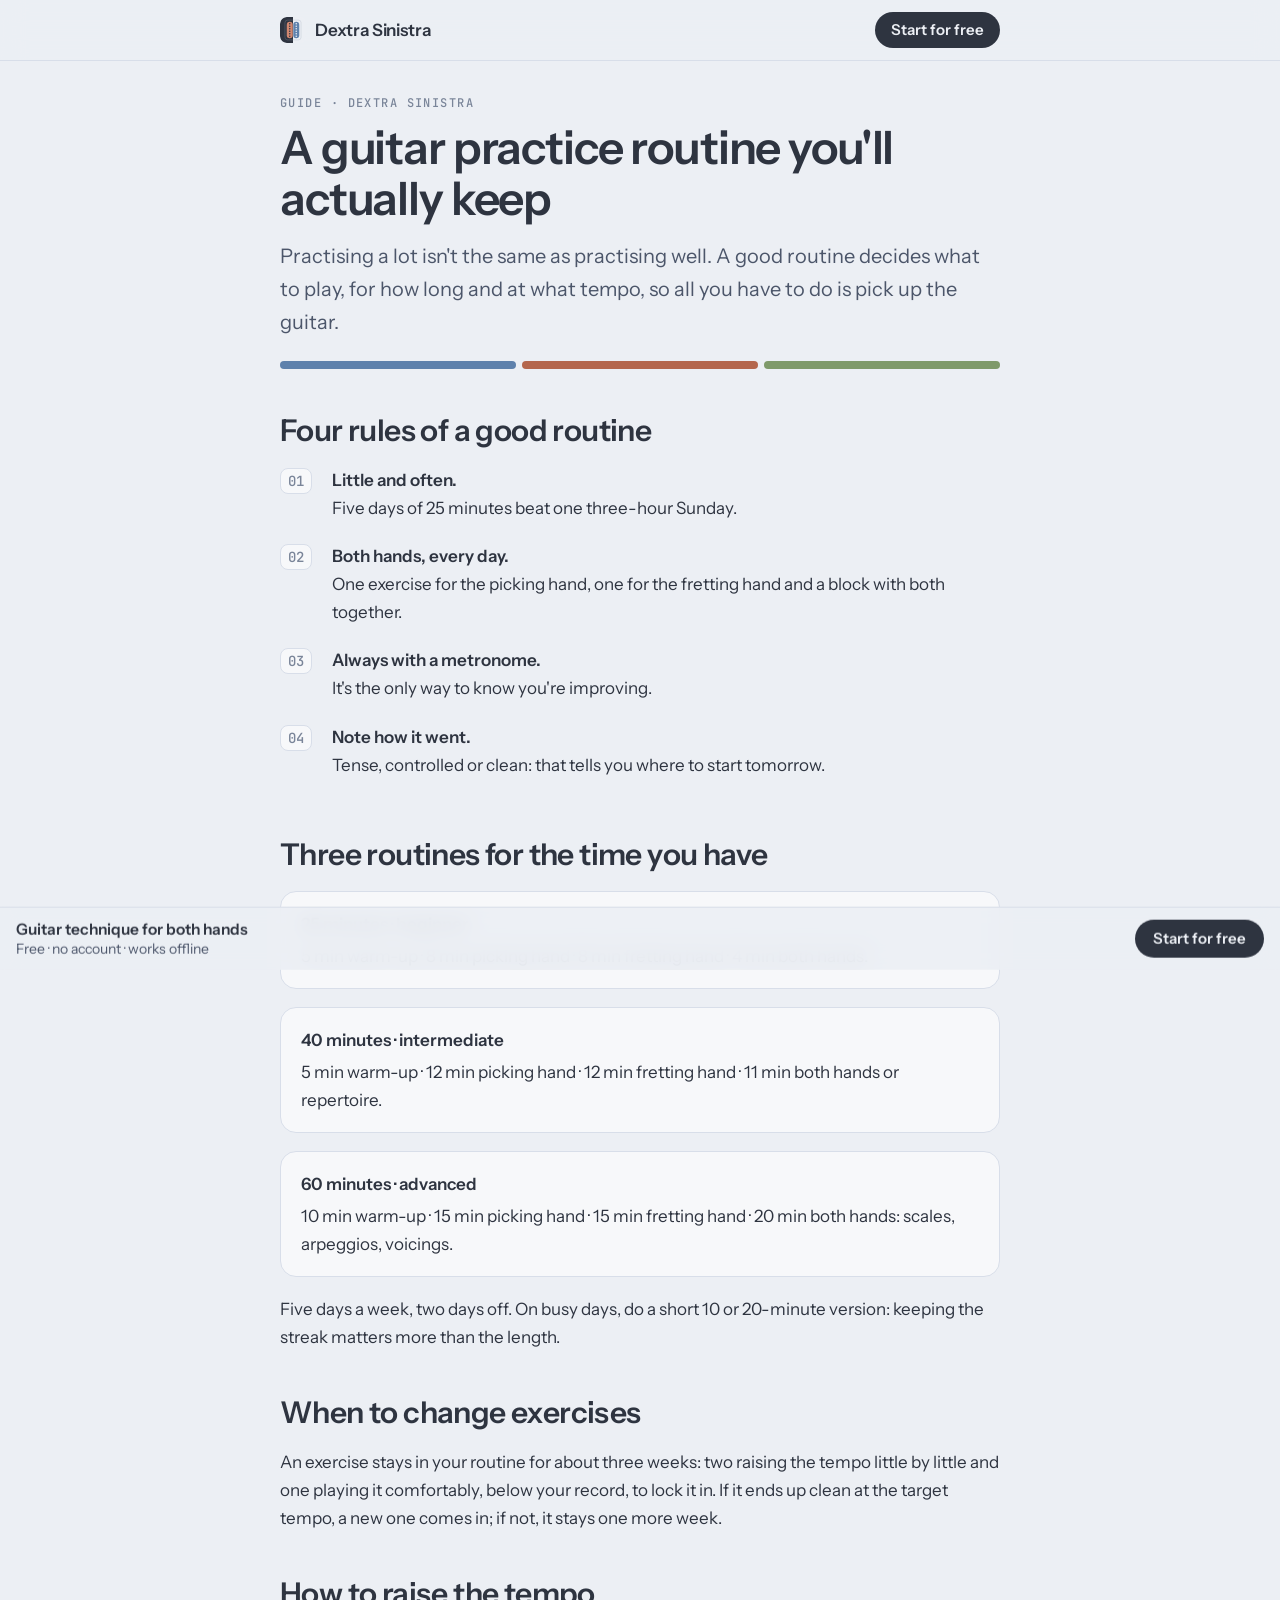
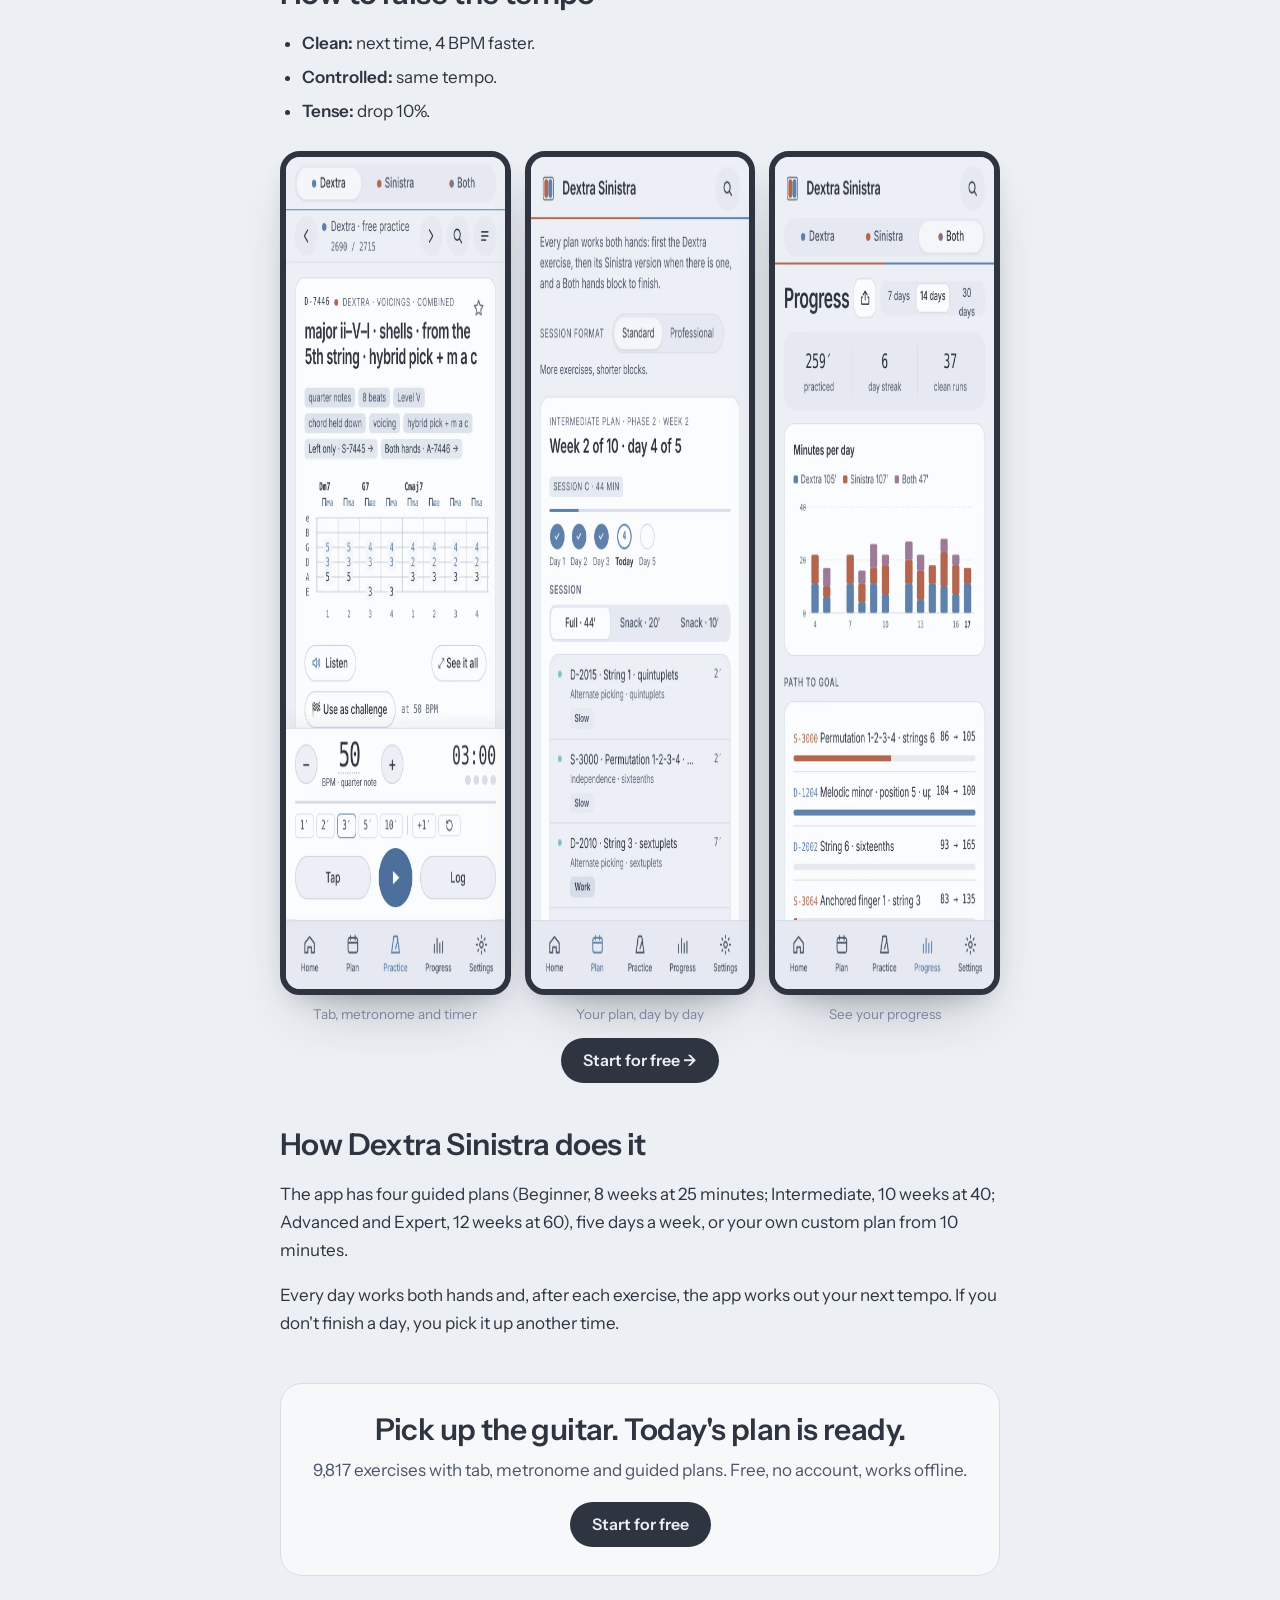
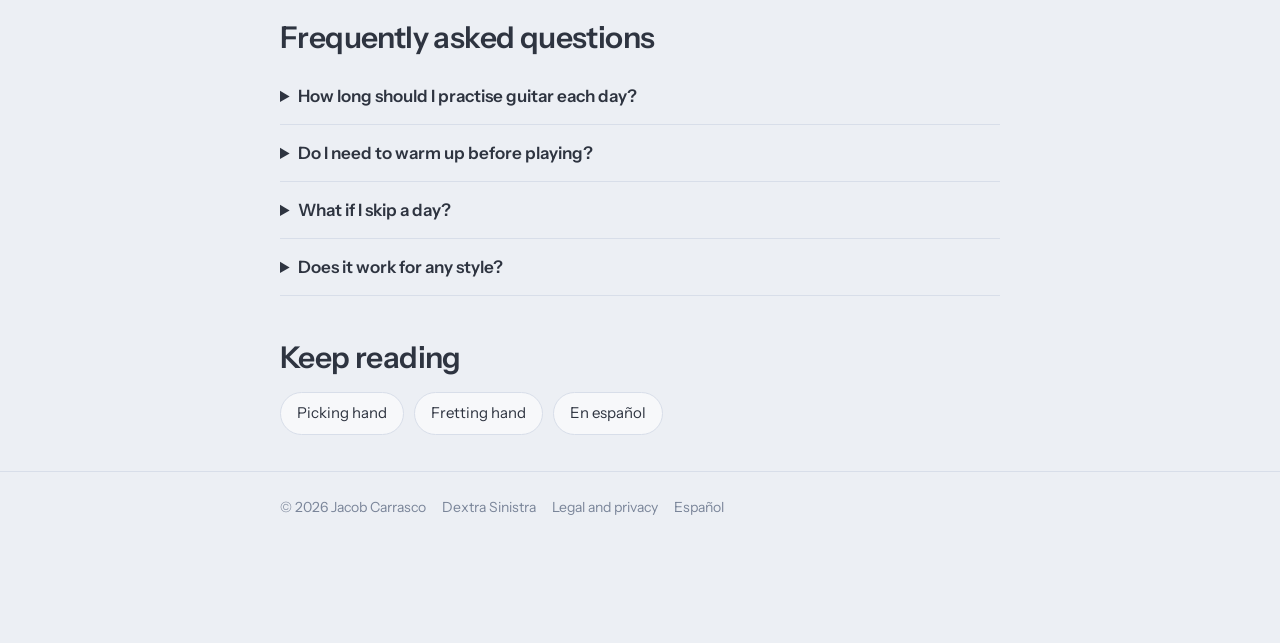
<file: guitar-practice-routine.html>
<!doctype html>
<html lang="en">
<head>
<meta charset="utf-8">
<meta name="viewport" content="width=device-width, initial-scale=1, viewport-fit=cover">
<title>Guitar practice routine: 25, 40 or 60 minutes a day · Dextra Sinistra</title>
<meta name="description" content="How to build a guitar practice routine: how long, in what order, how many days a week and how to raise the tempo. With 25, 40 and 60-minute plans.">
<link rel="canonical" href="https://dextrasinistra.com/guitar-practice-routine">
<link rel="alternate" hreflang="es" href="https://dextrasinistra.com/rutina-de-practica-de-guitarra">
<link rel="alternate" hreflang="en" href="https://dextrasinistra.com/guitar-practice-routine">
<link rel="alternate" hreflang="x-default" href="https://dextrasinistra.com/rutina-de-practica-de-guitarra">
<meta property="og:type" content="article">
<meta property="og:site_name" content="Dextra Sinistra">
<meta property="og:title" content="Guitar practice routine: 25, 40 or 60 minutes a day · Dextra Sinistra">
<meta property="og:description" content="How to build a guitar practice routine: how long, in what order, how many days a week and how to raise the tempo. With 25, 40 and 60-minute plans.">
<meta property="og:url" content="https://dextrasinistra.com/guitar-practice-routine">
<meta property="og:image" content="https://dextrasinistra.com/img/og_en.jpg">
<meta name="twitter:card" content="summary_large_image">
<meta name="theme-color" content="#ECEFF4" media="(prefers-color-scheme: light)">
<meta name="theme-color" content="#2E3440" media="(prefers-color-scheme: dark)">
<link rel="icon" href="/icons/icon.svg" type="image/svg+xml">
<link rel="icon" href="/icons/favicon-32.png" sizes="32x32">
<link rel="apple-touch-icon" href="/icons/apple-touch-icon.png">
<link rel="preload" href="/fonts/sans-400.woff" as="font" type="font/woff" crossorigin>
<script type="application/ld+json">[{"@context": "https://schema.org", "@type": "Article", "headline": "Guitar practice routine: 25, 40 or 60 minutes a day · Dextra Sinistra", "description": "How to build a guitar practice routine: how long, in what order, how many days a week and how to raise the tempo. With 25, 40 and 60-minute plans.", "inLanguage": "en", "url": "https://dextrasinistra.com/guitar-practice-routine", "image": "https://dextrasinistra.com/img/og_en.jpg", "author": {"@type": "Person", "name": "Jacob Carrasco"}, "publisher": {"@type": "Organization", "name": "Dextra Sinistra", "logo": {"@type": "ImageObject", "url": "https://dextrasinistra.com/icons/icon-512.png"}}, "datePublished": "2026-11-26", "dateModified": "2026-11-26"}, {"@context": "https://schema.org", "@type": "FAQPage", "mainEntity": [{"@type": "Question", "name": "How long should I practise guitar each day?", "acceptedAnswer": {"@type": "Answer", "text": "Between 20 and 60 minutes, five days a week, is a solid base. What matters is consistency and practising with a metronome."}}, {"@type": "Question", "name": "Do I need to warm up before playing?", "acceptedAnswer": {"@type": "Answer", "text": "Yes. Five minutes of gentle exercises prepare your hand and prevent tension, especially before playing fast."}}, {"@type": "Question", "name": "What if I skip a day?", "acceptedAnswer": {"@type": "Answer", "text": "Nothing serious. Pick the plan up where you left it; the week counts, not a single day."}}, {"@type": "Question", "name": "Does it work for any style?", "acceptedAnswer": {"@type": "Answer", "text": "Yes. Two-hand technique is the base of rock, jazz, pop, flamenco and classical."}}]}]</script>
<style>@font-face{font-family:"Instrument Sans";font-style:normal;font-weight:400;font-display:swap;src:url(/fonts/sans-400.woff) format("woff")}
@font-face{font-family:"Instrument Sans";font-style:normal;font-weight:500;font-display:swap;src:url(/fonts/sans-500.woff) format("woff")}
@font-face{font-family:"Instrument Sans";font-style:normal;font-weight:600 700;font-display:swap;src:url(/fonts/sans-600.woff) format("woff")}
@font-face{font-family:"JetBrains Mono";font-style:normal;font-weight:400;font-display:swap;src:url(/fonts/mono-400.woff) format("woff")}
@font-face{font-family:"JetBrains Mono";font-style:normal;font-weight:500 700;font-display:swap;src:url(/fonts/mono-500.woff) format("woff")}

:root{--bg:#ECEFF4;--surface:#E5E9F0;--card:#F7F8FA;--line:#D8DEE9;--fg:#2E3440;--muted:#4C566A;--faint:#7A8599;
--acc-d:#5E81AC;--acc-s:#B4664D;--green:#7F9A6A;--shadow:0 30px 60px -30px rgba(46,52,64,.45),0 10px 24px -12px rgba(46,52,64,.25);
--f-ui:"Instrument Sans",system-ui,-apple-system,"Segoe UI",sans-serif;--f-mono:"JetBrains Mono",ui-monospace,"SF Mono",Menlo,monospace;color-scheme:light}
@media (prefers-color-scheme: dark){:root{--bg:#2E3440;--surface:#3B4252;--card:#353C4A;--line:#434C5E;--fg:#ECEFF4;--muted:#D8DEE9;--faint:#9AA5B8;
--acc-d:#88C0D0;--acc-s:#D08770;--green:#A3BE8C;--shadow:0 30px 60px -30px rgba(0,0,0,.7),0 10px 24px -12px rgba(0,0,0,.5);color-scheme:dark}}
*{box-sizing:border-box}html{-webkit-text-size-adjust:100%}
body{margin:0;background:var(--bg);color:var(--fg);font:17px/1.65 var(--f-ui);-webkit-font-smoothing:antialiased;padding-bottom:84px}
a{color:inherit}img{max-width:100%;display:block}
.wrap{max-width:760px;margin:0 auto;padding:0 20px}
header.top{position:sticky;top:0;z-index:10;background:color-mix(in srgb,var(--bg) 90%,transparent);backdrop-filter:blur(12px);-webkit-backdrop-filter:blur(12px);border-bottom:1px solid var(--line)}
.top .wrap{display:flex;align-items:center;gap:16px;height:60px}
.brand{font-weight:600;text-decoration:none;letter-spacing:-.01em;display:flex;align-items:center;gap:9px}.brand img{width:26px;height:26px;border-radius:7px}
.btn{display:inline-block;text-decoration:none;font-weight:600;border-radius:999px;padding:13px 22px;background:var(--fg);color:var(--bg);font-size:16px;line-height:1.2}
.btn.sm{padding:9px 16px;font-size:15px;margin-left:auto}
article{padding:36px 0 20px}
.eyebrow{font:500 12px/1 var(--f-mono);letter-spacing:.12em;text-transform:uppercase;color:var(--faint);margin:0 0 14px}
h1{font-size:clamp(32px,6.5vw,46px);line-height:1.1;letter-spacing:-.025em;margin:0 0 16px;font-weight:600}
h2{font-size:clamp(24px,4.2vw,30px);line-height:1.2;letter-spacing:-.02em;margin:44px 0 12px;font-weight:600}
h3{font-size:19px;margin:26px 0 6px;font-weight:600}
.lead{font-size:20px;color:var(--muted);margin:0 0 22px}
.hands{display:flex;gap:6px;margin:22px 0 8px}.hands i{flex:1;height:8px;border-radius:4px;background:var(--acc-d)}.hands i:nth-child(2){background:var(--acc-s)}.hands i:nth-child(3){background:var(--green)}
ul,ol{padding-left:22px}li{margin:6px 0}
ol.steps{list-style:none;counter-reset:s;padding:0}ol.steps li{counter-increment:s;position:relative;padding:0 0 14px 52px}
ol.steps li::before{content:counter(s,decimal-leading-zero);position:absolute;left:0;top:2px;font:500 14px var(--f-mono);color:var(--faint);border:1px solid var(--line);border-radius:8px;padding:3px 7px;background:var(--card)}
ol.steps b{display:block}
pre.tab{font-variant-ligatures:none;font-feature-settings:"liga" 0,"calt" 0;font:13.5px/1.45 var(--f-mono);background:var(--card);border:1px solid var(--line);border-left:5px solid var(--c,var(--acc-d));border-radius:12px;padding:14px 16px;overflow-x:auto;margin:14px 0 6px}
.cap{font-size:14px;color:var(--faint);margin:0 0 18px}
.box{background:var(--card);border:1px solid var(--line);border-radius:16px;padding:18px 20px;margin:18px 0}
.box b{display:block;margin-bottom:4px}
.shots{display:grid;grid-template-columns:repeat(3,1fr);gap:14px;margin:26px 0 10px}
.shots img{border-radius:20px;box-shadow:var(--shadow);border:6px solid #2E3440;background:#2E3440}
.shots figure{margin:0}.shots figcaption{font-size:13.5px;color:var(--faint);text-align:center;margin-top:8px}
.mid{text-align:center;margin:12px 0 30px}
.cta{background:var(--card);border:1px solid var(--line);border-radius:22px;padding:28px 24px;margin:46px 0 10px;text-align:center}
.cta h2{margin:0 0 8px}.cta p{color:var(--muted);margin:0 0 18px}
details{border-bottom:1px solid var(--line);padding:14px 0}details summary{font-weight:600;cursor:pointer}details p{margin:8px 0 0;color:var(--muted)}
.more{display:flex;flex-wrap:wrap;gap:10px;margin:16px 0}.more a{text-decoration:none;border:1px solid var(--line);background:var(--card);border-radius:999px;padding:8px 16px;font-size:15px}
footer{border-top:1px solid var(--line);padding:24px 0 40px;color:var(--faint);font-size:14px}footer .wrap{display:flex;gap:16px;flex-wrap:wrap}footer a{text-decoration:none}
.stick{position:fixed;left:0;right:0;bottom:0;z-index:9;padding:12px 16px calc(12px + env(safe-area-inset-bottom));background:color-mix(in srgb,var(--bg) 90%,transparent);backdrop-filter:blur(10px);-webkit-backdrop-filter:blur(10px);border-top:1px solid var(--line);display:flex;align-items:center;gap:12px;transform:translateY(110%);transition:transform .3s ease}
.stick.on{transform:none}.stick span{flex:1;font-size:14px;line-height:1.3;color:var(--muted)}.stick span b{display:block;color:var(--fg);font-size:15.5px}.stick .btn{flex:none;padding:10px 18px;font-size:15px}
@media(max-width:560px){.shots{grid-template-columns:1fr 1fr}.shots figure:nth-child(3){display:none}}
</style>
</head>
<body>
<header class="top"><div class="wrap"><a class="brand" href="/en"><img src="/icons/icon.svg" alt="" width="26" height="26">Dextra Sinistra</a><a class="btn sm" href="/app/en">Start for free</a></div></header>
<main class="wrap"><article>
<p class="eyebrow">Guide · Dextra Sinistra</p>
<h1>A guitar practice routine you&#x27;ll actually keep</h1>
<p class="lead">Practising a lot isn&#x27;t the same as practising well. A good routine decides what to play, for how long and at what tempo, so all you have to do is pick up the guitar.</p>
<div class="hands" aria-hidden="true"><i></i><i></i><i></i></div>
<h2>Four rules of a good routine</h2>
<ol class="steps">
<li><b>Little and often.</b> Five days of 25 minutes beat one three-hour Sunday.</li>
<li><b>Both hands, every day.</b> One exercise for the picking hand, one for the fretting hand and a block with both together.</li>
<li><b>Always with a metronome.</b> It's the only way to know you're improving.</li>
<li><b>Note how it went.</b> Tense, controlled or clean: that tells you where to start tomorrow.</li>
</ol>
<h2>Three routines for the time you have</h2>
<div class="box"><b>25 minutes · beginner</b>5 min warm-up · 8 min picking hand · 8 min fretting hand · 4 min both hands.</div>
<div class="box"><b>40 minutes · intermediate</b>5 min warm-up · 12 min picking hand · 12 min fretting hand · 11 min both hands or repertoire.</div>
<div class="box"><b>60 minutes · advanced</b>10 min warm-up · 15 min picking hand · 15 min fretting hand · 20 min both hands: scales, arpeggios, voicings.</div>
<p>Five days a week, two days off. On busy days, do a short 10 or 20-minute version: keeping the streak matters more than the length.</p>
<h2>When to change exercises</h2>
<p>An exercise stays in your routine for about three weeks: two raising the tempo little by little and one playing it comfortably, below your record, to lock it in. If it ends up clean at the target tempo, a new one comes in; if not, it stays one more week.</p>
<h2>How to raise the tempo</h2>
<ul>
<li><b>Clean:</b> next time, 4 BPM faster.</li>
<li><b>Controlled:</b> same tempo.</li>
<li><b>Tense:</b> drop 10%.</li>
</ul>
<div class="shots"><figure><img src="/img/en_practice_voi.webp" width="390" height="844" loading="lazy" decoding="async" alt="Tab, metronome and timer"><figcaption>Tab, metronome and timer</figcaption></figure><figure><img src="/img/en_plan.webp" width="390" height="844" loading="lazy" decoding="async" alt="Your plan, day by day"><figcaption>Your plan, day by day</figcaption></figure><figure><img src="/img/en_progress.webp" width="390" height="844" loading="lazy" decoding="async" alt="See your progress"><figcaption>See your progress</figcaption></figure></div><p class="mid"><a class="btn" href="/app/en">Start for free →</a></p>
<h2>How Dextra Sinistra does it</h2>
<p>The app has four guided plans (Beginner, 8 weeks at 25 minutes; Intermediate, 10 weeks at 40; Advanced and Expert, 12 weeks at 60), five days a week, or your own custom plan from 10 minutes.</p><p>Every day works both hands and, after each exercise, the app works out your next tempo. If you don't finish a day, you pick it up another time.</p>
<section class="cta"><h2>Pick up the guitar. Today's plan is ready.</h2><p>9,817 exercises with tab, metronome and guided plans. Free, no account, works offline.</p><a class="btn" href="/app/en">Start for free</a></section>
<h2>Frequently asked questions</h2><details><summary>How long should I practise guitar each day?</summary><p>Between 20 and 60 minutes, five days a week, is a solid base. What matters is consistency and practising with a metronome.</p></details><details><summary>Do I need to warm up before playing?</summary><p>Yes. Five minutes of gentle exercises prepare your hand and prevent tension, especially before playing fast.</p></details><details><summary>What if I skip a day?</summary><p>Nothing serious. Pick the plan up where you left it; the week counts, not a single day.</p></details><details><summary>Does it work for any style?</summary><p>Yes. Two-hand technique is the base of rock, jazz, pop, flamenco and classical.</p></details>
<h2>Keep reading</h2><div class="more"><a href="/right-hand-guitar-exercises" hreflang="en">Picking hand</a><a href="/left-hand-guitar-exercises" hreflang="en">Fretting hand</a><a href="/ejercicios-guitarra-mano-derecha" hreflang="es">En español</a></div>
</article></main>
<footer><div class="wrap"><span>© 2026 Jacob Carrasco</span><a href="/en">Dextra Sinistra</a><a href="/legal-en">Legal and privacy</a><a href="/rutina-de-practica-de-guitarra" hreflang="es" lang="es">Español</a></div></footer>
<div class="stick" id="stick"><span><b>Guitar technique for both hands</b>Free · no account · works offline</span><a class="btn" href="/app/en">Start for free</a></div>
<script>(function(){var s=document.getElementById('stick');function f(){s.classList.toggle('on',scrollY>420)}addEventListener('scroll',f,{passive:true});f()})()</script>
<script>/* recuento de visitas sin cookies ni datos personales (GoatCounter); ?ref=ig, ?ref=wa… dicen de dónde llega la visita */
(function(){try{if(!/(^|\.)dextrasinistra\.com$/.test(location.hostname))return;if(matchMedia("(display-mode: standalone)").matches)return;
var q=new URLSearchParams(location.search),r=q.get("ref")||document.referrer||"";
var i=new Image();i.src="https://dextrasinistra.goatcounter.com/count?p="+encodeURIComponent(location.pathname)+"&t="+encodeURIComponent(document.title)+"&r="+encodeURIComponent(r)+"&rnd="+Math.random().toString(36).slice(2);}catch(e){}})();</script>

</body>
</html>
</file>
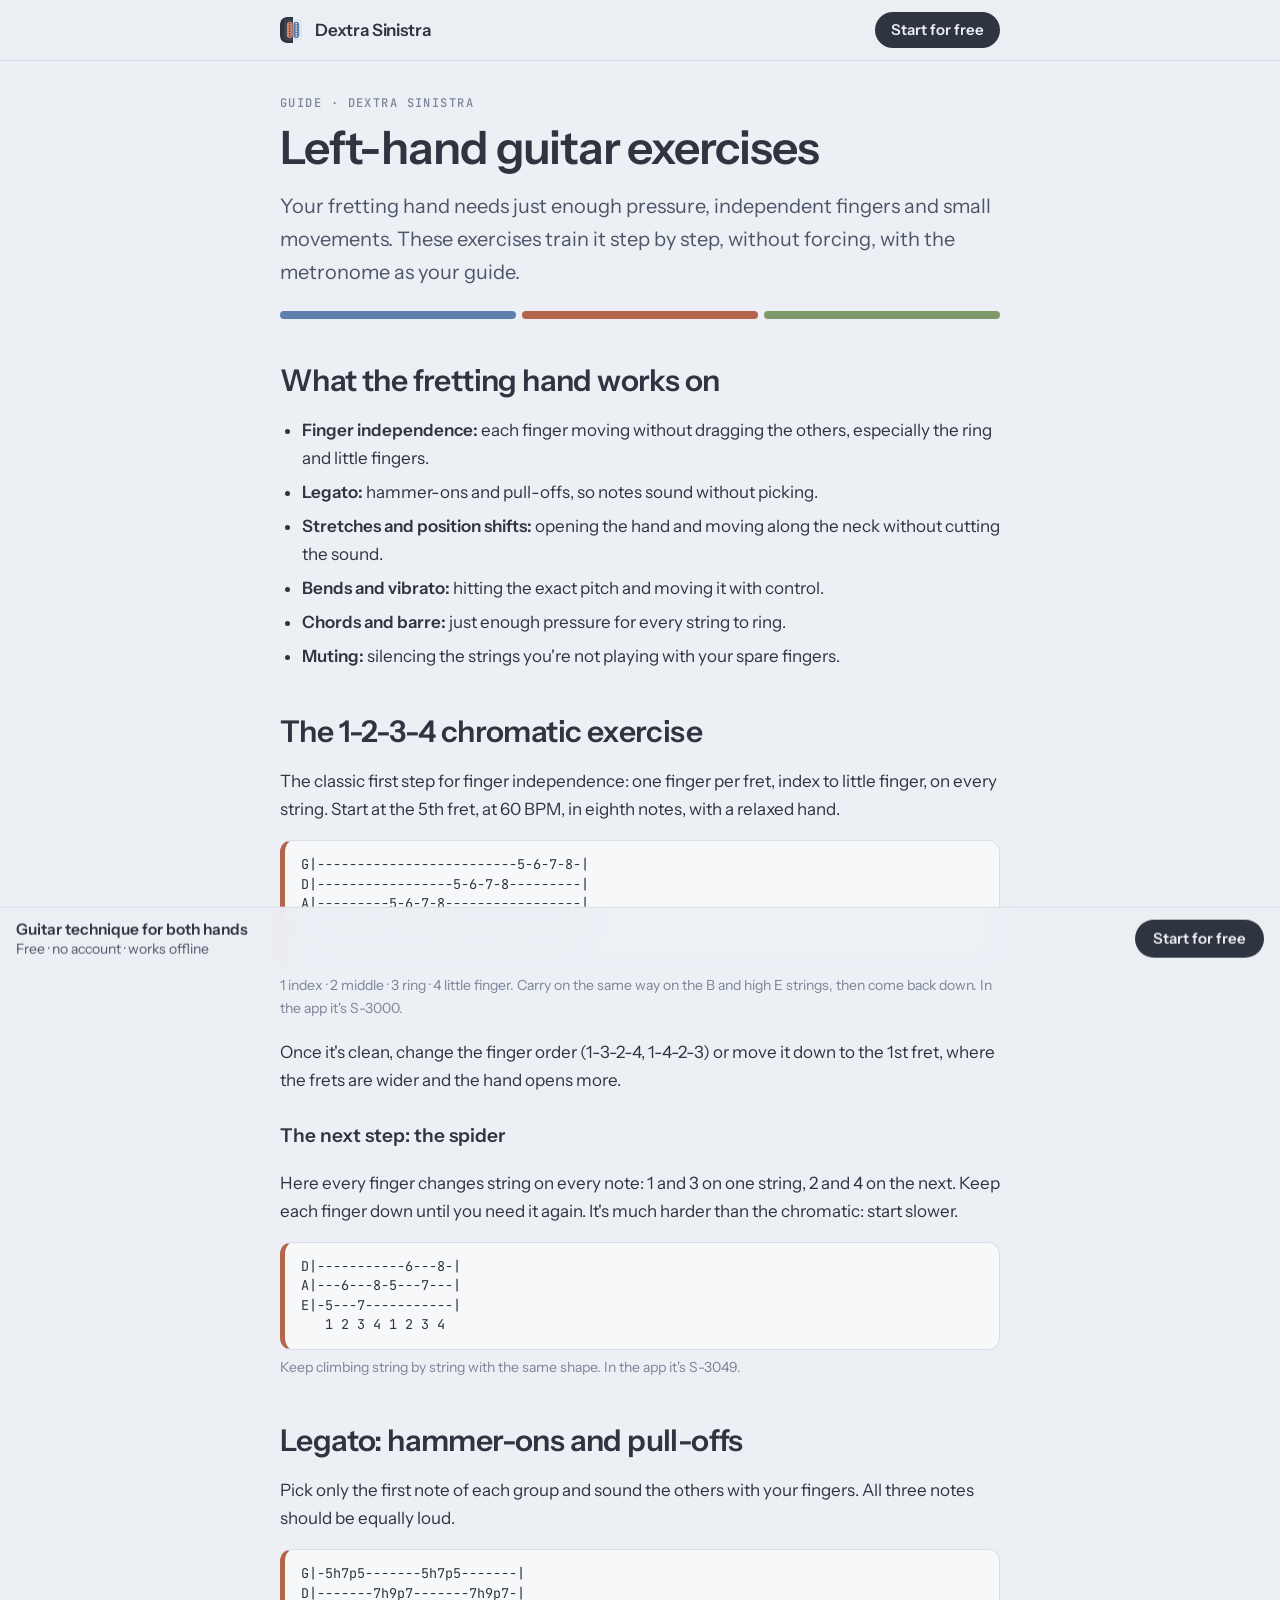
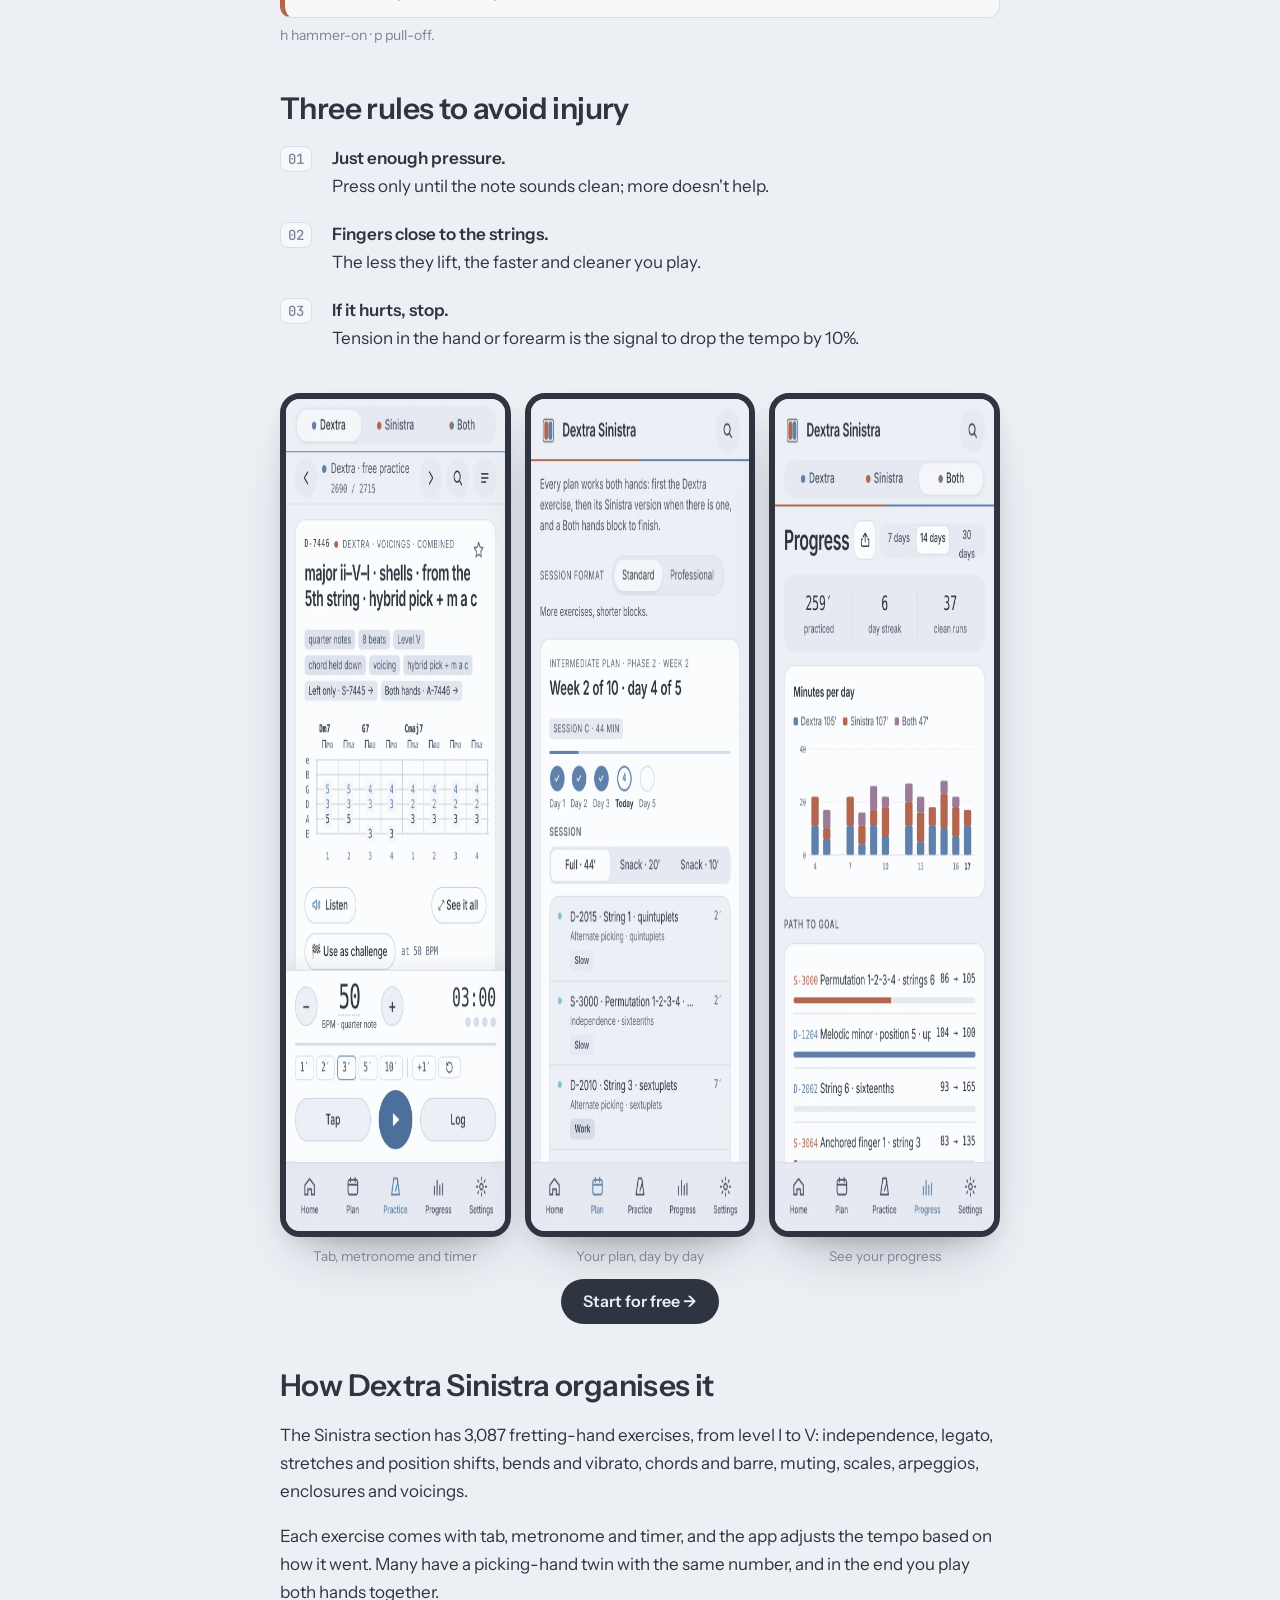
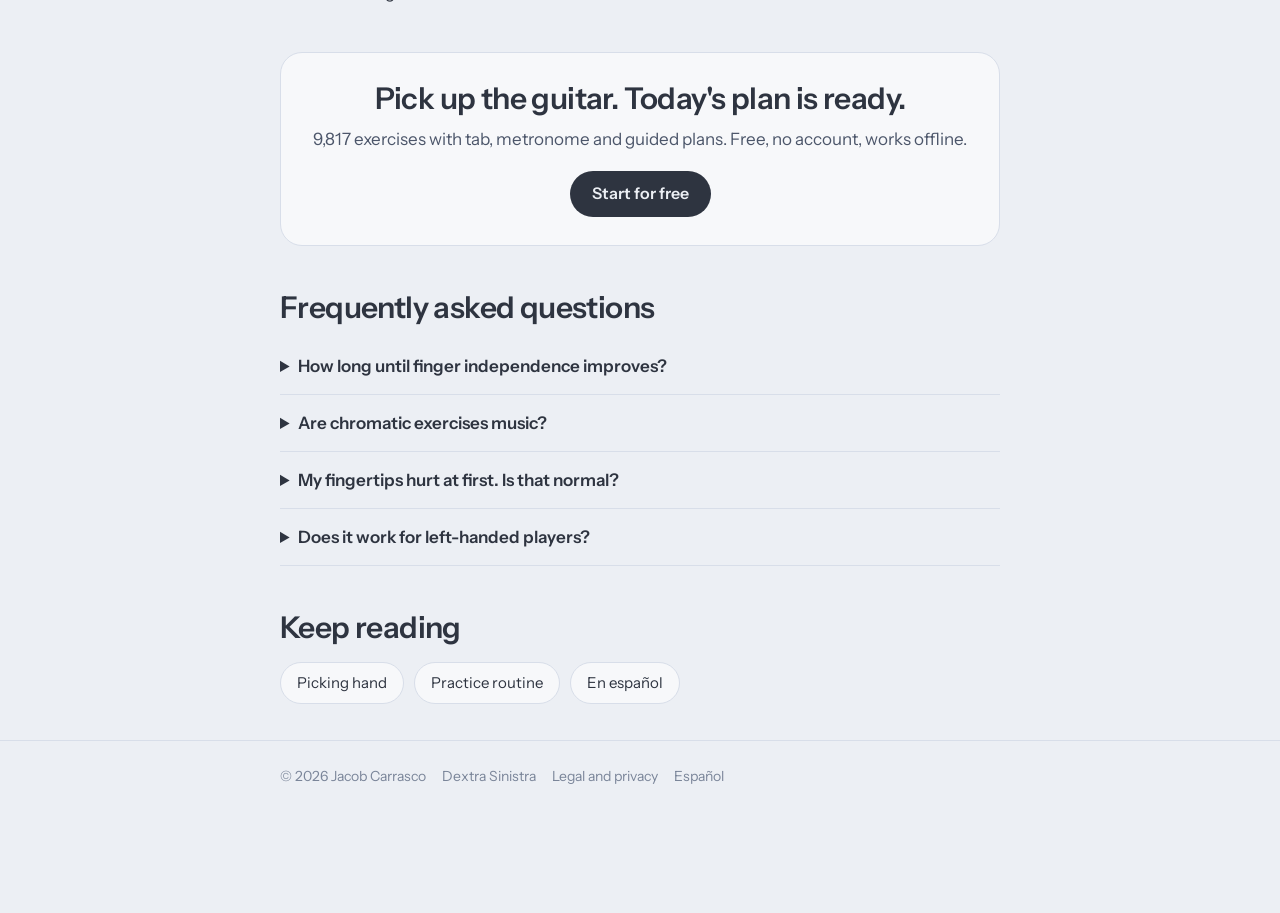
<file: left-hand-guitar-exercises.html>
<!doctype html>
<html lang="en">
<head>
<meta charset="utf-8">
<meta name="viewport" content="width=device-width, initial-scale=1, viewport-fit=cover">
<title>Left-hand guitar exercises: finger independence and legato · Dextra Sinistra</title>
<meta name="description" content="Fretting-hand guitar exercises: finger independence, the 1-2-3-4 chromatic, the spider, legato, stretches, position shifts, bends and barre chords. With tab and metronome.">
<link rel="canonical" href="https://dextrasinistra.com/left-hand-guitar-exercises">
<link rel="alternate" hreflang="es" href="https://dextrasinistra.com/ejercicios-guitarra-mano-izquierda">
<link rel="alternate" hreflang="en" href="https://dextrasinistra.com/left-hand-guitar-exercises">
<link rel="alternate" hreflang="x-default" href="https://dextrasinistra.com/ejercicios-guitarra-mano-izquierda">
<meta property="og:type" content="article">
<meta property="og:site_name" content="Dextra Sinistra">
<meta property="og:title" content="Left-hand guitar exercises: finger independence and legato · Dextra Sinistra">
<meta property="og:description" content="Fretting-hand guitar exercises: finger independence, the 1-2-3-4 chromatic, the spider, legato, stretches, position shifts, bends and barre chords. With tab and metronome.">
<meta property="og:url" content="https://dextrasinistra.com/left-hand-guitar-exercises">
<meta property="og:image" content="https://dextrasinistra.com/img/og_en.jpg">
<meta name="twitter:card" content="summary_large_image">
<meta name="theme-color" content="#ECEFF4" media="(prefers-color-scheme: light)">
<meta name="theme-color" content="#2E3440" media="(prefers-color-scheme: dark)">
<link rel="icon" href="/icons/icon.svg" type="image/svg+xml">
<link rel="icon" href="/icons/favicon-32.png" sizes="32x32">
<link rel="apple-touch-icon" href="/icons/apple-touch-icon.png">
<link rel="preload" href="/fonts/sans-400.woff" as="font" type="font/woff" crossorigin>
<script type="application/ld+json">[{"@context": "https://schema.org", "@type": "Article", "headline": "Left-hand guitar exercises: finger independence and legato · Dextra Sinistra", "description": "Fretting-hand guitar exercises: finger independence, the 1-2-3-4 chromatic, the spider, legato, stretches, position shifts, bends and barre chords. With tab and metronome.", "inLanguage": "en", "url": "https://dextrasinistra.com/left-hand-guitar-exercises", "image": "https://dextrasinistra.com/img/og_en.jpg", "author": {"@type": "Person", "name": "Jacob Carrasco"}, "publisher": {"@type": "Organization", "name": "Dextra Sinistra", "logo": {"@type": "ImageObject", "url": "https://dextrasinistra.com/icons/icon-512.png"}}, "datePublished": "2026-11-26", "dateModified": "2026-11-26"}, {"@context": "https://schema.org", "@type": "FAQPage", "mainEntity": [{"@type": "Question", "name": "How long until finger independence improves?", "acceptedAnswer": {"@type": "Answer", "text": "With 10 minutes a day, most people feel their ring and little fingers loosen up within three or four weeks."}}, {"@type": "Question", "name": "Are chromatic exercises music?", "acceptedAnswer": {"@type": "Answer", "text": "Not really, but they're the gym for your hand. Mix them with scales and arpeggios, which train the same and also sound good."}}, {"@type": "Question", "name": "My fingertips hurt at first. Is that normal?", "acceptedAnswer": {"@type": "Answer", "text": "Sore fingertips at first, yes. Pain in the wrist or forearm, no: stop, relax your hand and lower the tempo."}}, {"@type": "Question", "name": "Does it work for left-handed players?", "acceptedAnswer": {"@type": "Answer", "text": "Yes. If you play with the guitar flipped, your fretting hand is the right one: the exercises are the same."}}]}]</script>
<style>@font-face{font-family:"Instrument Sans";font-style:normal;font-weight:400;font-display:swap;src:url(/fonts/sans-400.woff) format("woff")}
@font-face{font-family:"Instrument Sans";font-style:normal;font-weight:500;font-display:swap;src:url(/fonts/sans-500.woff) format("woff")}
@font-face{font-family:"Instrument Sans";font-style:normal;font-weight:600 700;font-display:swap;src:url(/fonts/sans-600.woff) format("woff")}
@font-face{font-family:"JetBrains Mono";font-style:normal;font-weight:400;font-display:swap;src:url(/fonts/mono-400.woff) format("woff")}
@font-face{font-family:"JetBrains Mono";font-style:normal;font-weight:500 700;font-display:swap;src:url(/fonts/mono-500.woff) format("woff")}

:root{--bg:#ECEFF4;--surface:#E5E9F0;--card:#F7F8FA;--line:#D8DEE9;--fg:#2E3440;--muted:#4C566A;--faint:#7A8599;
--acc-d:#5E81AC;--acc-s:#B4664D;--green:#7F9A6A;--shadow:0 30px 60px -30px rgba(46,52,64,.45),0 10px 24px -12px rgba(46,52,64,.25);
--f-ui:"Instrument Sans",system-ui,-apple-system,"Segoe UI",sans-serif;--f-mono:"JetBrains Mono",ui-monospace,"SF Mono",Menlo,monospace;color-scheme:light}
@media (prefers-color-scheme: dark){:root{--bg:#2E3440;--surface:#3B4252;--card:#353C4A;--line:#434C5E;--fg:#ECEFF4;--muted:#D8DEE9;--faint:#9AA5B8;
--acc-d:#88C0D0;--acc-s:#D08770;--green:#A3BE8C;--shadow:0 30px 60px -30px rgba(0,0,0,.7),0 10px 24px -12px rgba(0,0,0,.5);color-scheme:dark}}
*{box-sizing:border-box}html{-webkit-text-size-adjust:100%}
body{margin:0;background:var(--bg);color:var(--fg);font:17px/1.65 var(--f-ui);-webkit-font-smoothing:antialiased;padding-bottom:84px}
a{color:inherit}img{max-width:100%;display:block}
.wrap{max-width:760px;margin:0 auto;padding:0 20px}
header.top{position:sticky;top:0;z-index:10;background:color-mix(in srgb,var(--bg) 90%,transparent);backdrop-filter:blur(12px);-webkit-backdrop-filter:blur(12px);border-bottom:1px solid var(--line)}
.top .wrap{display:flex;align-items:center;gap:16px;height:60px}
.brand{font-weight:600;text-decoration:none;letter-spacing:-.01em;display:flex;align-items:center;gap:9px}.brand img{width:26px;height:26px;border-radius:7px}
.btn{display:inline-block;text-decoration:none;font-weight:600;border-radius:999px;padding:13px 22px;background:var(--fg);color:var(--bg);font-size:16px;line-height:1.2}
.btn.sm{padding:9px 16px;font-size:15px;margin-left:auto}
article{padding:36px 0 20px}
.eyebrow{font:500 12px/1 var(--f-mono);letter-spacing:.12em;text-transform:uppercase;color:var(--faint);margin:0 0 14px}
h1{font-size:clamp(32px,6.5vw,46px);line-height:1.1;letter-spacing:-.025em;margin:0 0 16px;font-weight:600}
h2{font-size:clamp(24px,4.2vw,30px);line-height:1.2;letter-spacing:-.02em;margin:44px 0 12px;font-weight:600}
h3{font-size:19px;margin:26px 0 6px;font-weight:600}
.lead{font-size:20px;color:var(--muted);margin:0 0 22px}
.hands{display:flex;gap:6px;margin:22px 0 8px}.hands i{flex:1;height:8px;border-radius:4px;background:var(--acc-d)}.hands i:nth-child(2){background:var(--acc-s)}.hands i:nth-child(3){background:var(--green)}
ul,ol{padding-left:22px}li{margin:6px 0}
ol.steps{list-style:none;counter-reset:s;padding:0}ol.steps li{counter-increment:s;position:relative;padding:0 0 14px 52px}
ol.steps li::before{content:counter(s,decimal-leading-zero);position:absolute;left:0;top:2px;font:500 14px var(--f-mono);color:var(--faint);border:1px solid var(--line);border-radius:8px;padding:3px 7px;background:var(--card)}
ol.steps b{display:block}
pre.tab{font-variant-ligatures:none;font-feature-settings:"liga" 0,"calt" 0;font:13.5px/1.45 var(--f-mono);background:var(--card);border:1px solid var(--line);border-left:5px solid var(--c,var(--acc-d));border-radius:12px;padding:14px 16px;overflow-x:auto;margin:14px 0 6px}
.cap{font-size:14px;color:var(--faint);margin:0 0 18px}
.box{background:var(--card);border:1px solid var(--line);border-radius:16px;padding:18px 20px;margin:18px 0}
.box b{display:block;margin-bottom:4px}
.shots{display:grid;grid-template-columns:repeat(3,1fr);gap:14px;margin:26px 0 10px}
.shots img{border-radius:20px;box-shadow:var(--shadow);border:6px solid #2E3440;background:#2E3440}
.shots figure{margin:0}.shots figcaption{font-size:13.5px;color:var(--faint);text-align:center;margin-top:8px}
.mid{text-align:center;margin:12px 0 30px}
.cta{background:var(--card);border:1px solid var(--line);border-radius:22px;padding:28px 24px;margin:46px 0 10px;text-align:center}
.cta h2{margin:0 0 8px}.cta p{color:var(--muted);margin:0 0 18px}
details{border-bottom:1px solid var(--line);padding:14px 0}details summary{font-weight:600;cursor:pointer}details p{margin:8px 0 0;color:var(--muted)}
.more{display:flex;flex-wrap:wrap;gap:10px;margin:16px 0}.more a{text-decoration:none;border:1px solid var(--line);background:var(--card);border-radius:999px;padding:8px 16px;font-size:15px}
footer{border-top:1px solid var(--line);padding:24px 0 40px;color:var(--faint);font-size:14px}footer .wrap{display:flex;gap:16px;flex-wrap:wrap}footer a{text-decoration:none}
.stick{position:fixed;left:0;right:0;bottom:0;z-index:9;padding:12px 16px calc(12px + env(safe-area-inset-bottom));background:color-mix(in srgb,var(--bg) 90%,transparent);backdrop-filter:blur(10px);-webkit-backdrop-filter:blur(10px);border-top:1px solid var(--line);display:flex;align-items:center;gap:12px;transform:translateY(110%);transition:transform .3s ease}
.stick.on{transform:none}.stick span{flex:1;font-size:14px;line-height:1.3;color:var(--muted)}.stick span b{display:block;color:var(--fg);font-size:15.5px}.stick .btn{flex:none;padding:10px 18px;font-size:15px}
@media(max-width:560px){.shots{grid-template-columns:1fr 1fr}.shots figure:nth-child(3){display:none}}
</style>
</head>
<body>
<header class="top"><div class="wrap"><a class="brand" href="/en"><img src="/icons/icon.svg" alt="" width="26" height="26">Dextra Sinistra</a><a class="btn sm" href="/app/en">Start for free</a></div></header>
<main class="wrap"><article>
<p class="eyebrow">Guide · Dextra Sinistra</p>
<h1>Left-hand guitar exercises</h1>
<p class="lead">Your fretting hand needs just enough pressure, independent fingers and small movements. These exercises train it step by step, without forcing, with the metronome as your guide.</p>
<div class="hands" aria-hidden="true"><i></i><i></i><i></i></div>
<h2>What the fretting hand works on</h2>
<ul>
<li><b>Finger independence:</b> each finger moving without dragging the others, especially the ring and little fingers.</li>
<li><b>Legato:</b> hammer-ons and pull-offs, so notes sound without picking.</li>
<li><b>Stretches and position shifts:</b> opening the hand and moving along the neck without cutting the sound.</li>
<li><b>Bends and vibrato:</b> hitting the exact pitch and moving it with control.</li>
<li><b>Chords and barre:</b> just enough pressure for every string to ring.</li>
<li><b>Muting:</b> silencing the strings you're not playing with your spare fingers.</li>
</ul>
<h2>The 1-2-3-4 chromatic exercise</h2>
<p>The classic first step for finger independence: one finger per fret, index to little finger, on every string. Start at the 5th fret, at 60 BPM, in eighth notes, with a relaxed hand.</p>
<pre class="tab" style="--c:var(--acc-s)">G|-------------------------5-6-7-8-|
D|-----------------5-6-7-8---------|
A|---------5-6-7-8-----------------|
E|-5-6-7-8-------------------------|
   1 2 3 4 1 2 3 4 1 2 3 4 1 2 3 4</pre>
<p class="cap">1 index · 2 middle · 3 ring · 4 little finger. Carry on the same way on the B and high E strings, then come back down. In the app it's S-3000.</p>
<p>Once it's clean, change the finger order (1-3-2-4, 1-4-2-3) or move it down to the 1st fret, where the frets are wider and the hand opens more.</p>
<h3>The next step: the spider</h3>
<p>Here every finger changes string on every note: 1 and 3 on one string, 2 and 4 on the next. Keep each finger down until you need it again. It's much harder than the chromatic: start slower.</p>
<pre class="tab" style="--c:var(--acc-s)">D|-----------6---8-|
A|---6---8-5---7---|
E|-5---7-----------|
   1 2 3 4 1 2 3 4</pre>
<p class="cap">Keep climbing string by string with the same shape. In the app it's S-3049.</p>
<h2>Legato: hammer-ons and pull-offs</h2>
<p>Pick only the first note of each group and sound the others with your fingers. All three notes should be equally loud.</p>
<pre class="tab" style="--c:var(--acc-s)">G|-5h7p5-------5h7p5-------|
D|-------7h9p7-------7h9p7-|</pre>
<p class="cap">h hammer-on · p pull-off.</p>
<h2>Three rules to avoid injury</h2>
<ol class="steps">
<li><b>Just enough pressure.</b> Press only until the note sounds clean; more doesn't help.</li>
<li><b>Fingers close to the strings.</b> The less they lift, the faster and cleaner you play.</li>
<li><b>If it hurts, stop.</b> Tension in the hand or forearm is the signal to drop the tempo by 10%.</li>
</ol>
<div class="shots"><figure><img src="/img/en_practice_voi.webp" width="390" height="844" loading="lazy" decoding="async" alt="Tab, metronome and timer"><figcaption>Tab, metronome and timer</figcaption></figure><figure><img src="/img/en_plan.webp" width="390" height="844" loading="lazy" decoding="async" alt="Your plan, day by day"><figcaption>Your plan, day by day</figcaption></figure><figure><img src="/img/en_progress.webp" width="390" height="844" loading="lazy" decoding="async" alt="See your progress"><figcaption>See your progress</figcaption></figure></div><p class="mid"><a class="btn" href="/app/en">Start for free →</a></p>
<h2>How Dextra Sinistra organises it</h2>
<p>The Sinistra section has 3,087 fretting-hand exercises, from level I to V: independence, legato, stretches and position shifts, bends and vibrato, chords and barre, muting, scales, arpeggios, enclosures and voicings.</p><p>Each exercise comes with tab, metronome and timer, and the app adjusts the tempo based on how it went. Many have a picking-hand twin with the same number, and in the end you play both hands together.</p>
<section class="cta"><h2>Pick up the guitar. Today's plan is ready.</h2><p>9,817 exercises with tab, metronome and guided plans. Free, no account, works offline.</p><a class="btn" href="/app/en">Start for free</a></section>
<h2>Frequently asked questions</h2><details><summary>How long until finger independence improves?</summary><p>With 10 minutes a day, most people feel their ring and little fingers loosen up within three or four weeks.</p></details><details><summary>Are chromatic exercises music?</summary><p>Not really, but they&#x27;re the gym for your hand. Mix them with scales and arpeggios, which train the same and also sound good.</p></details><details><summary>My fingertips hurt at first. Is that normal?</summary><p>Sore fingertips at first, yes. Pain in the wrist or forearm, no: stop, relax your hand and lower the tempo.</p></details><details><summary>Does it work for left-handed players?</summary><p>Yes. If you play with the guitar flipped, your fretting hand is the right one: the exercises are the same.</p></details>
<h2>Keep reading</h2><div class="more"><a href="/right-hand-guitar-exercises" hreflang="en">Picking hand</a><a href="/guitar-practice-routine" hreflang="en">Practice routine</a><a href="/ejercicios-guitarra-mano-derecha" hreflang="es">En español</a></div>
</article></main>
<footer><div class="wrap"><span>© 2026 Jacob Carrasco</span><a href="/en">Dextra Sinistra</a><a href="/legal-en">Legal and privacy</a><a href="/ejercicios-guitarra-mano-izquierda" hreflang="es" lang="es">Español</a></div></footer>
<div class="stick" id="stick"><span><b>Guitar technique for both hands</b>Free · no account · works offline</span><a class="btn" href="/app/en">Start for free</a></div>
<script>(function(){var s=document.getElementById('stick');function f(){s.classList.toggle('on',scrollY>420)}addEventListener('scroll',f,{passive:true});f()})()</script>
<script>/* recuento de visitas sin cookies ni datos personales (GoatCounter); ?ref=ig, ?ref=wa… dicen de dónde llega la visita */
(function(){try{if(!/(^|\.)dextrasinistra\.com$/.test(location.hostname))return;if(matchMedia("(display-mode: standalone)").matches)return;
var q=new URLSearchParams(location.search),r=q.get("ref")||document.referrer||"";
var i=new Image();i.src="https://dextrasinistra.goatcounter.com/count?p="+encodeURIComponent(location.pathname)+"&t="+encodeURIComponent(document.title)+"&r="+encodeURIComponent(r)+"&rnd="+Math.random().toString(36).slice(2);}catch(e){}})();</script>

</body>
</html>
</file>
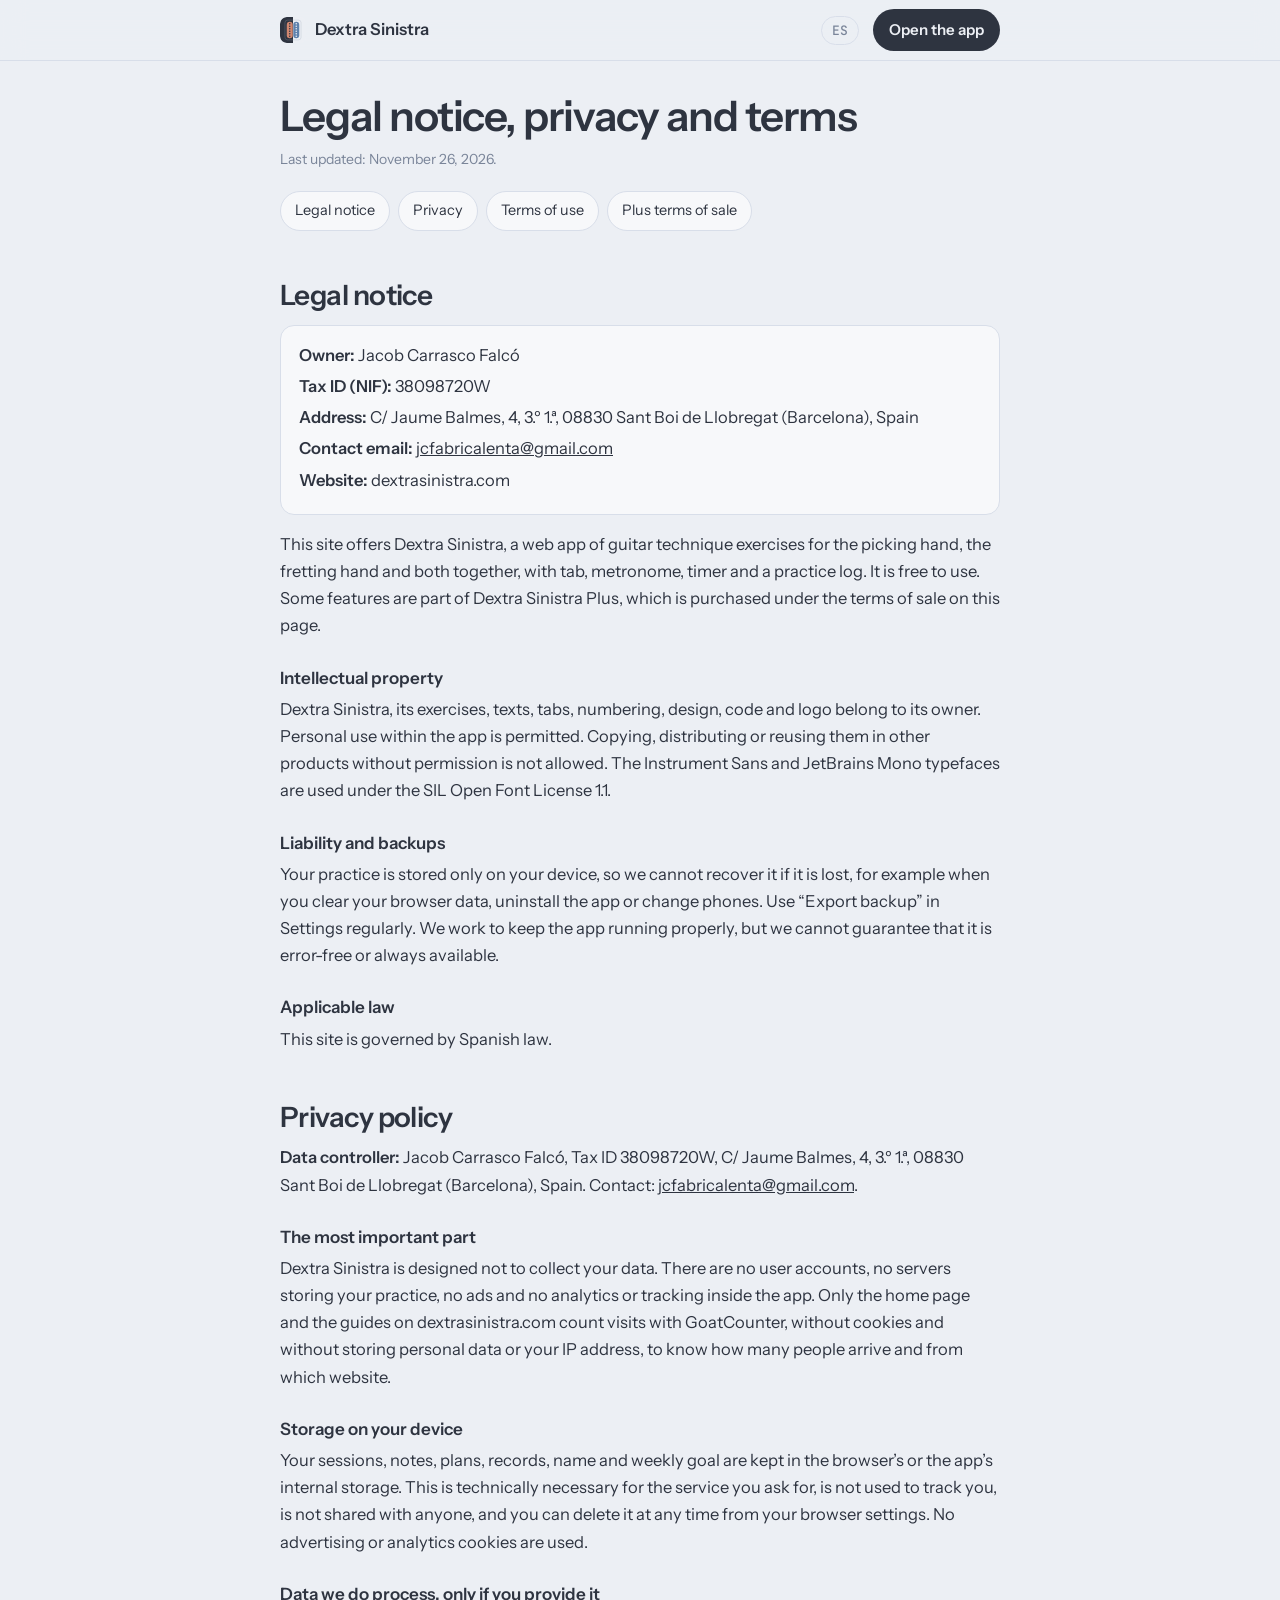
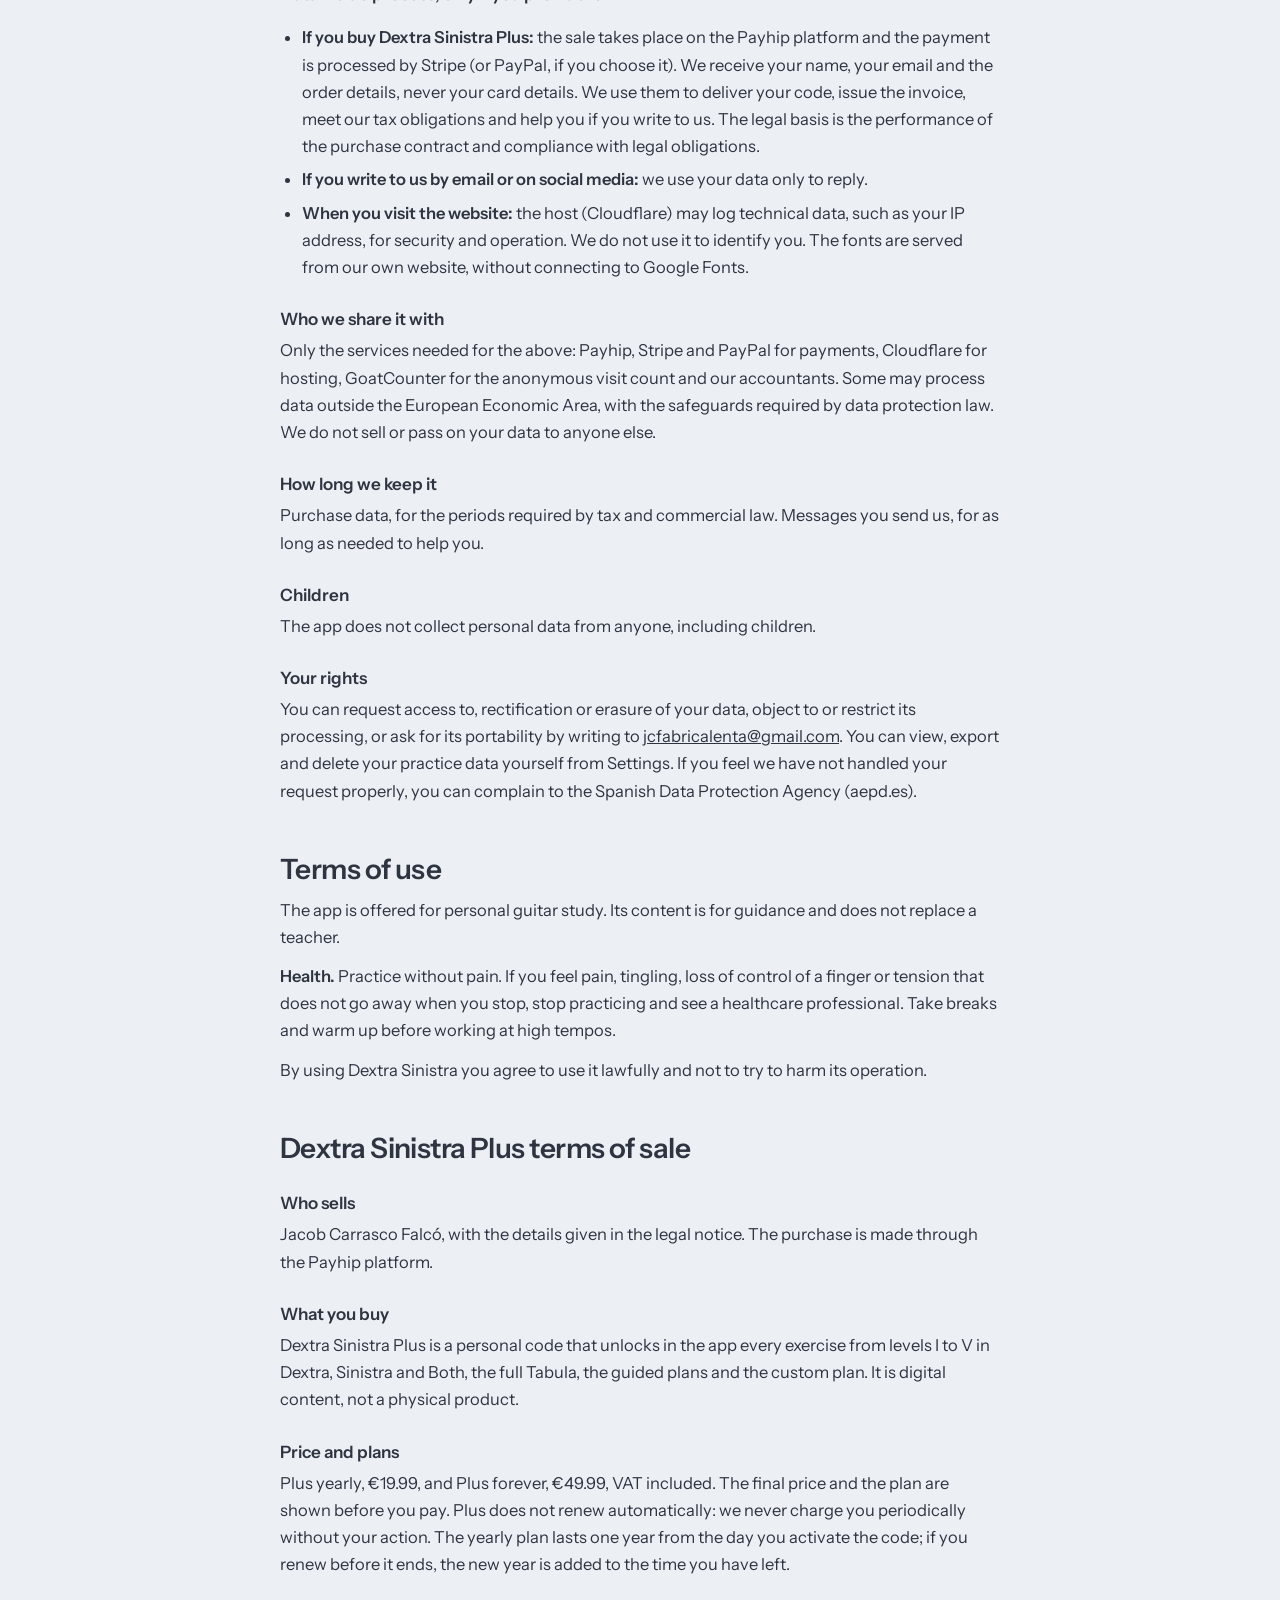
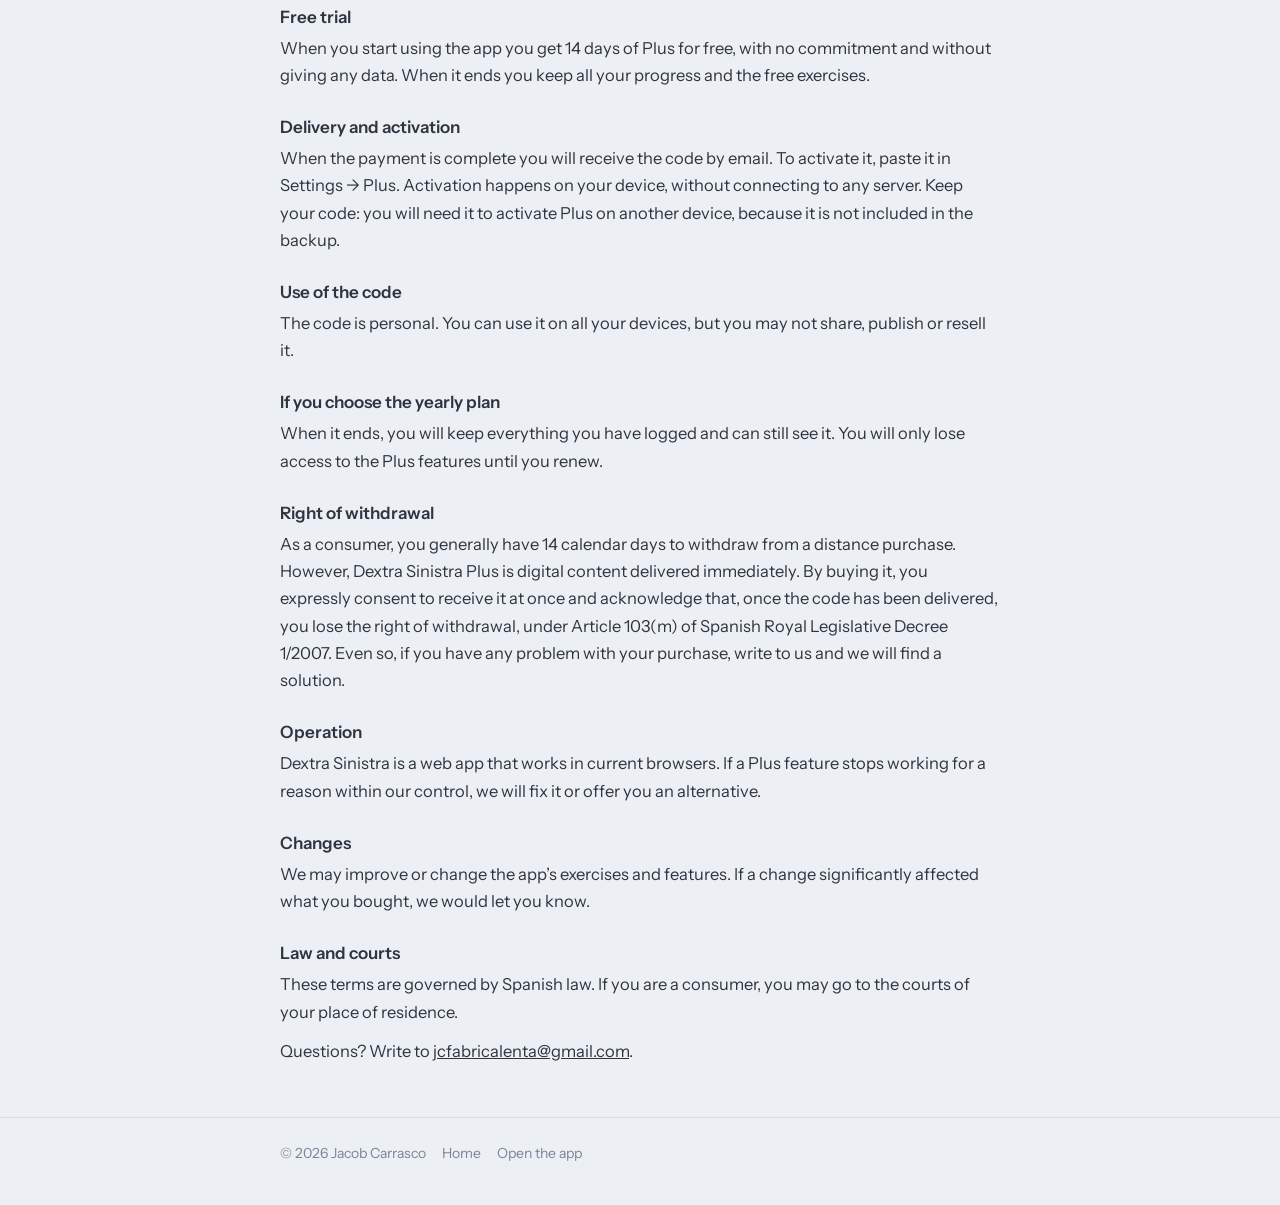
<file: legal-en.html>
<!doctype html>
<html lang="en"><head><meta charset="utf-8"><meta name="viewport" content="width=device-width, initial-scale=1">
<title>Legal notice, privacy and terms · Dextra Sinistra</title><meta name="description" content="Legal notice, privacy policy, terms of use and terms of sale of Dextra Sinistra Plus.">
<link rel="canonical" href="https://dextrasinistra.com/legal-en"><link rel="alternate" hreflang="en" href="https://dextrasinistra.com/legal-en"><link rel="alternate" hreflang="es" href="https://dextrasinistra.com/legal">
<meta name="theme-color" content="#ECEFF4" media="(prefers-color-scheme: light)"><meta name="theme-color" content="#2E3440" media="(prefers-color-scheme: dark)">
<link rel="icon" href="/icons/icon.svg" type="image/svg+xml"><link rel="icon" href="/icons/favicon-32.png" sizes="32x32"><link rel="apple-touch-icon" href="/icons/apple-touch-icon.png">
<link rel="preload" href="/fonts/sans-400.woff" as="font" type="font/woff" crossorigin>
<style>@font-face{font-family:"Instrument Sans";font-style:normal;font-weight:400;font-display:swap;src:url(/fonts/sans-400.woff) format("woff")}
@font-face{font-family:"Instrument Sans";font-style:normal;font-weight:500;font-display:swap;src:url(/fonts/sans-500.woff) format("woff")}
@font-face{font-family:"Instrument Sans";font-style:normal;font-weight:600 700;font-display:swap;src:url(/fonts/sans-600.woff) format("woff")}
@font-face{font-family:"JetBrains Mono";font-style:normal;font-weight:400;font-display:swap;src:url(/fonts/mono-400.woff) format("woff")}
@font-face{font-family:"JetBrains Mono";font-style:normal;font-weight:500 700;font-display:swap;src:url(/fonts/mono-500.woff) format("woff")}

:root{--bg:#ECEFF4;--card:#F7F8FA;--line:#D8DEE9;--fg:#2E3440;--muted:#4C566A;--faint:#7A8599;--acc-d:#5E81AC;
--f-ui:"Instrument Sans",system-ui,-apple-system,"Segoe UI",sans-serif;--f-mono:"JetBrains Mono",ui-monospace,"SF Mono",Menlo,monospace;color-scheme:light}
@media (prefers-color-scheme: dark){:root{--bg:#2E3440;--card:#353C4A;--line:#434C5E;--fg:#ECEFF4;--muted:#D8DEE9;--faint:#9AA5B8;--acc-d:#88C0D0;color-scheme:dark}}
*{box-sizing:border-box}html{-webkit-text-size-adjust:100%;scroll-behavior:smooth}
body{margin:0;background:var(--bg);color:var(--fg);font:16.5px/1.65 var(--f-ui);-webkit-font-smoothing:antialiased}
a{color:inherit}.wrap{max-width:760px;margin:0 auto;padding:0 20px}
header.top{position:sticky;top:0;z-index:10;background:color-mix(in srgb,var(--bg) 90%,transparent);backdrop-filter:blur(12px);-webkit-backdrop-filter:blur(12px);border-bottom:1px solid var(--line)}
.top .wrap{display:flex;align-items:center;gap:14px;height:60px}
.brand{font-weight:600;text-decoration:none;display:flex;align-items:center;gap:9px;margin-right:auto;white-space:nowrap}.brand img{width:26px;height:26px;border-radius:7px}
.lang{font:500 13px var(--f-mono);text-decoration:none;color:var(--faint);border:1px solid var(--line);border-radius:999px;padding:5px 10px}
.btn{display:inline-block;text-decoration:none;font-weight:600;border-radius:999px;padding:9px 16px;background:var(--fg);color:var(--bg);font-size:15px;white-space:nowrap}
article{padding:32px 0 40px}
h1{font-size:clamp(30px,6vw,42px);line-height:1.12;letter-spacing:-.025em;margin:0 0 8px;font-weight:600}
h2{font-size:clamp(23px,4vw,28px);line-height:1.2;letter-spacing:-.02em;margin:48px 0 10px;font-weight:600;scroll-margin-top:76px}
h3{font-size:17px;margin:24px 0 4px;font-weight:600}
p{margin:0 0 12px}.upd{color:var(--faint);font-size:14px;margin-bottom:20px}
.toc{display:flex;flex-wrap:wrap;gap:8px;margin:0 0 10px}.toc a{text-decoration:none;border:1px solid var(--line);background:var(--card);border-radius:999px;padding:7px 14px;font-size:14.5px}
.data{background:var(--card);border:1px solid var(--line);border-radius:14px;padding:16px 18px;margin:12px 0 16px}
.data p{margin:0 0 4px}
ul{padding-left:22px}li{margin:6px 0}
footer{border-top:1px solid var(--line);padding:24px 0 40px;color:var(--faint);font-size:14px}footer .wrap{display:flex;gap:16px;flex-wrap:wrap}footer a{text-decoration:none}
@media (max-width:520px){.top .wrap{gap:10px}}
</style>
</head><body>
<header class="top"><div class="wrap"><a class="brand" href="/en"><img src="/icons/icon.svg" alt="" width="26" height="26">Dextra Sinistra</a><a class="lang" href="/legal" hreflang="es" lang="es">ES</a><a class="btn" href="/app/en">Open the app</a></div></header>
<main class="wrap"><article>
<h1>Legal notice, privacy and terms</h1>
<p class="upd">Last updated: November 26, 2026.</p>
<nav class="toc" aria-label="Sections"><a href="#notice">Legal notice</a><a href="#privacy">Privacy</a><a href="#use">Terms of use</a><a href="#terms">Plus terms of sale</a></nav>

<h2 id="notice">Legal notice</h2>
<div class="data"><p><b>Owner:</b> Jacob Carrasco Falcó</p><p><b>Tax ID (NIF):</b> 38098720W</p><p><b>Address:</b> C/ Jaume Balmes, 4, 3.º 1.ª, 08830 Sant Boi de Llobregat (Barcelona), Spain</p><p><b>Contact email:</b> <a href="mailto:jcfabricalenta@gmail.com">jcfabricalenta@gmail.com</a></p><p><b>Website:</b> dextrasinistra.com</p></div>
<p>This site offers Dextra Sinistra, a web app of guitar technique exercises for the picking hand, the fretting hand and both together, with tab, metronome, timer and a practice log. It is free to use. Some features are part of Dextra Sinistra Plus, which is purchased under the terms of sale on this page.</p>
<h3>Intellectual property</h3>
<p>Dextra Sinistra, its exercises, texts, tabs, numbering, design, code and logo belong to its owner. Personal use within the app is permitted. Copying, distributing or reusing them in other products without permission is not allowed. The Instrument Sans and JetBrains Mono typefaces are used under the SIL Open Font License 1.1.</p>
<h3>Liability and backups</h3>
<p>Your practice is stored only on your device, so we cannot recover it if it is lost, for example when you clear your browser data, uninstall the app or change phones. Use “Export backup” in Settings regularly. We work to keep the app running properly, but we cannot guarantee that it is error-free or always available.</p>
<h3>Applicable law</h3>
<p>This site is governed by Spanish law.</p>

<h2 id="privacy">Privacy policy</h2>
<p><b>Data controller:</b> Jacob Carrasco Falcó, Tax ID 38098720W, C/ Jaume Balmes, 4, 3.º 1.ª, 08830 Sant Boi de Llobregat (Barcelona), Spain. Contact: <a href="mailto:jcfabricalenta@gmail.com">jcfabricalenta@gmail.com</a>.</p>
<h3>The most important part</h3>
<p>Dextra Sinistra is designed not to collect your data. There are no user accounts, no servers storing your practice, no ads and no analytics or tracking inside the app. Only the home page and the guides on dextrasinistra.com count visits with GoatCounter, without cookies and without storing personal data or your IP address, to know how many people arrive and from which website.</p>
<h3>Storage on your device</h3>
<p>Your sessions, notes, plans, records, name and weekly goal are kept in the browser’s or the app’s internal storage. This is technically necessary for the service you ask for, is not used to track you, is not shared with anyone, and you can delete it at any time from your browser settings. No advertising or analytics cookies are used.</p>
<h3>Data we do process, only if you provide it</h3>
<ul>
<li><b>If you buy Dextra Sinistra Plus:</b> the sale takes place on the Payhip platform and the payment is processed by Stripe (or PayPal, if you choose it). We receive your name, your email and the order details, never your card details. We use them to deliver your code, issue the invoice, meet our tax obligations and help you if you write to us. The legal basis is the performance of the purchase contract and compliance with legal obligations.</li>
<li><b>If you write to us by email or on social media:</b> we use your data only to reply.</li>
<li><b>When you visit the website:</b> the host (Cloudflare) may log technical data, such as your IP address, for security and operation. We do not use it to identify you. The fonts are served from our own website, without connecting to Google Fonts.</li>
</ul>
<h3>Who we share it with</h3>
<p>Only the services needed for the above: Payhip, Stripe and PayPal for payments, Cloudflare for hosting, GoatCounter for the anonymous visit count and our accountants. Some may process data outside the European Economic Area, with the safeguards required by data protection law. We do not sell or pass on your data to anyone else.</p>
<h3>How long we keep it</h3>
<p>Purchase data, for the periods required by tax and commercial law. Messages you send us, for as long as needed to help you.</p>
<h3>Children</h3>
<p>The app does not collect personal data from anyone, including children.</p>
<h3>Your rights</h3>
<p>You can request access to, rectification or erasure of your data, object to or restrict its processing, or ask for its portability by writing to <a href="mailto:jcfabricalenta@gmail.com">jcfabricalenta@gmail.com</a>. You can view, export and delete your practice data yourself from Settings. If you feel we have not handled your request properly, you can complain to the Spanish Data Protection Agency (aepd.es).</p>

<h2 id="use">Terms of use</h2>
<p>The app is offered for personal guitar study. Its content is for guidance and does not replace a teacher.</p>
<p><b>Health.</b> Practice without pain. If you feel pain, tingling, loss of control of a finger or tension that does not go away when you stop, stop practicing and see a healthcare professional. Take breaks and warm up before working at high tempos.</p>
<p>By using Dextra Sinistra you agree to use it lawfully and not to try to harm its operation.</p>

<h2 id="terms">Dextra Sinistra Plus terms of sale</h2>
<h3>Who sells</h3>
<p>Jacob Carrasco Falcó, with the details given in the legal notice. The purchase is made through the Payhip platform.</p>
<h3>What you buy</h3>
<p>Dextra Sinistra Plus is a personal code that unlocks in the app every exercise from levels I to V in Dextra, Sinistra and Both, the full Tabula, the guided plans and the custom plan. It is digital content, not a physical product.</p>
<h3>Price and plans</h3>
<p>Plus yearly, €19.99, and Plus forever, €49.99, VAT included. The final price and the plan are shown before you pay. Plus does not renew automatically: we never charge you periodically without your action. The yearly plan lasts one year from the day you activate the code; if you renew before it ends, the new year is added to the time you have left.</p>
<h3>Free trial</h3>
<p>When you start using the app you get 14 days of Plus for free, with no commitment and without giving any data. When it ends you keep all your progress and the free exercises.</p>
<h3>Delivery and activation</h3>
<p>When the payment is complete you will receive the code by email. To activate it, paste it in Settings → Plus. Activation happens on your device, without connecting to any server. Keep your code: you will need it to activate Plus on another device, because it is not included in the backup.</p>
<h3>Use of the code</h3>
<p>The code is personal. You can use it on all your devices, but you may not share, publish or resell it.</p>
<h3>If you choose the yearly plan</h3>
<p>When it ends, you will keep everything you have logged and can still see it. You will only lose access to the Plus features until you renew.</p>
<h3>Right of withdrawal</h3>
<p>As a consumer, you generally have 14 calendar days to withdraw from a distance purchase. However, Dextra Sinistra Plus is digital content delivered immediately. By buying it, you expressly consent to receive it at once and acknowledge that, once the code has been delivered, you lose the right of withdrawal, under Article 103(m) of Spanish Royal Legislative Decree 1/2007. Even so, if you have any problem with your purchase, write to us and we will find a solution.</p>
<h3>Operation</h3>
<p>Dextra Sinistra is a web app that works in current browsers. If a Plus feature stops working for a reason within our control, we will fix it or offer you an alternative.</p>
<h3>Changes</h3>
<p>We may improve or change the app’s exercises and features. If a change significantly affected what you bought, we would let you know.</p>
<h3>Law and courts</h3>
<p>These terms are governed by Spanish law. If you are a consumer, you may go to the courts of your place of residence.</p>
<p>Questions? Write to <a href="mailto:jcfabricalenta@gmail.com">jcfabricalenta@gmail.com</a>.</p>
</article></main>
<footer><div class="wrap"><span>© 2026 Jacob Carrasco</span><a href="/en">Home</a><a href="/app/en">Open the app</a></div></footer>
</body></html>
</file>
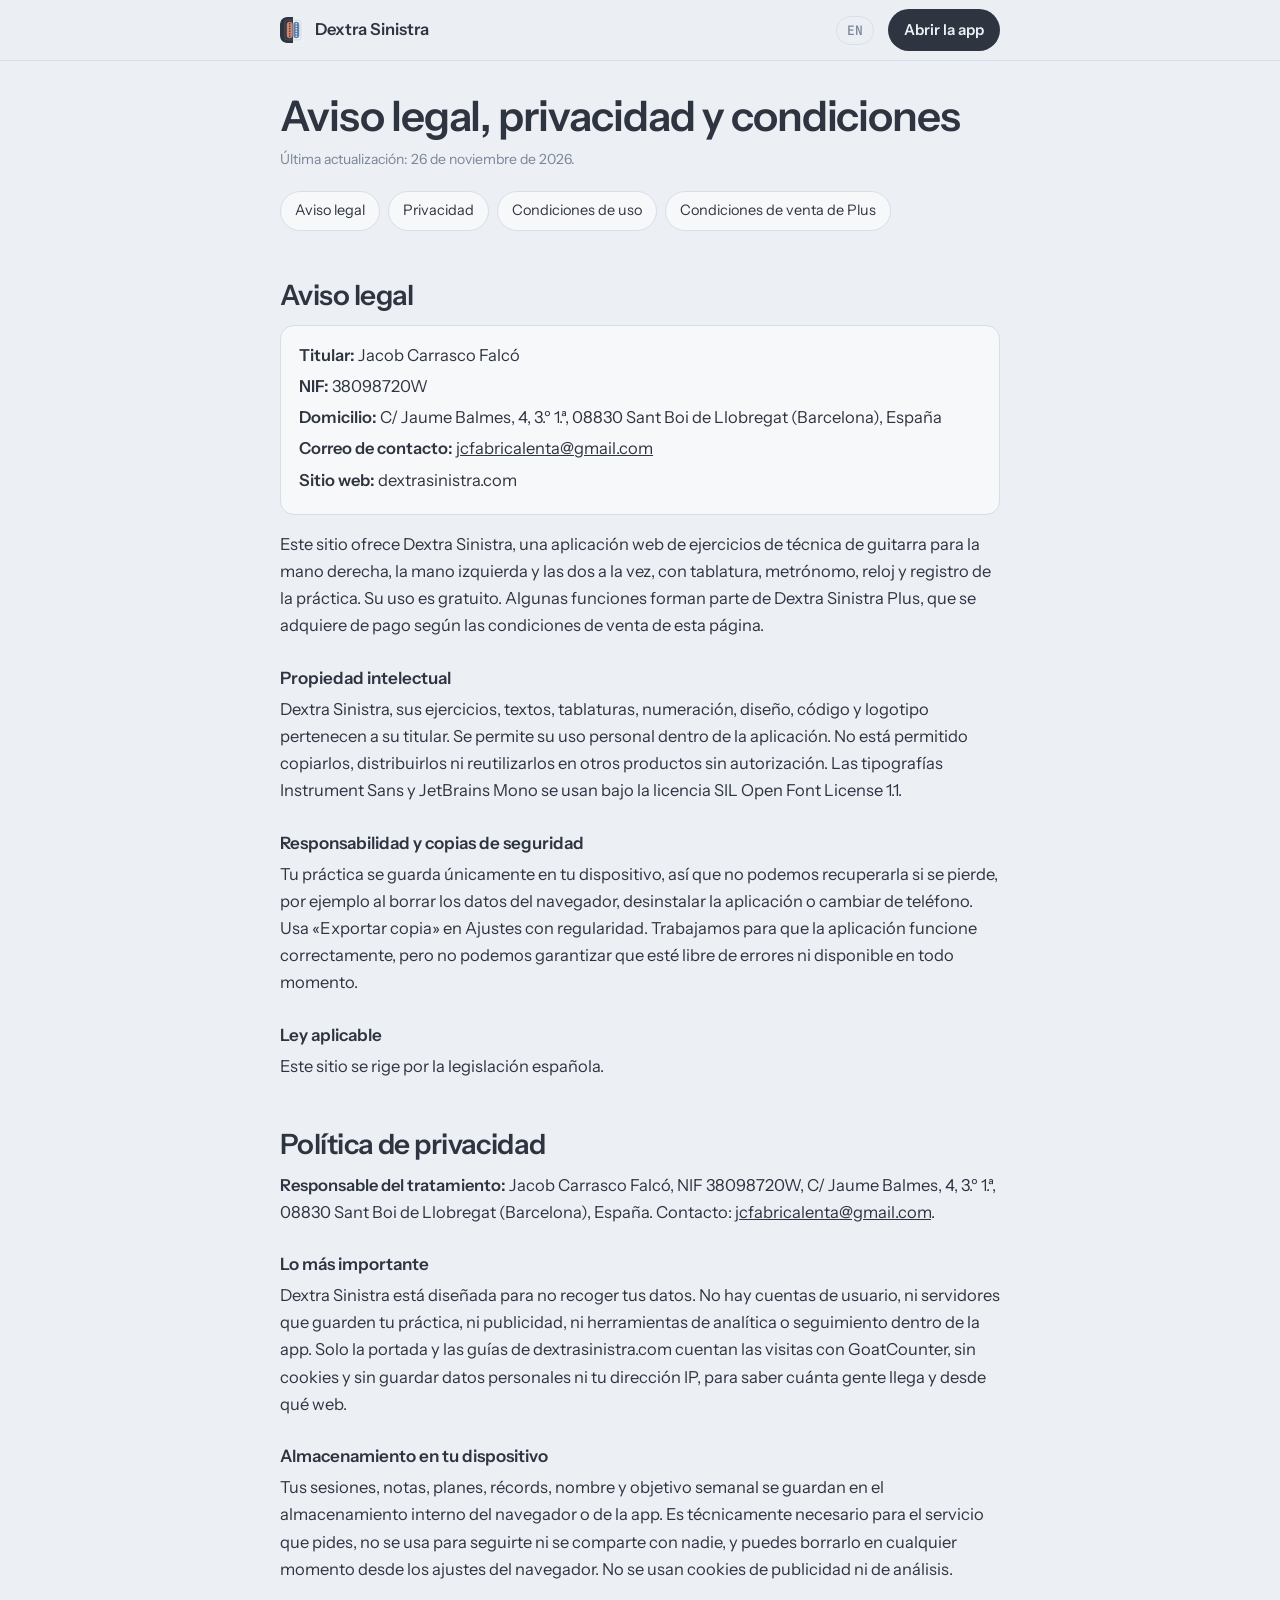
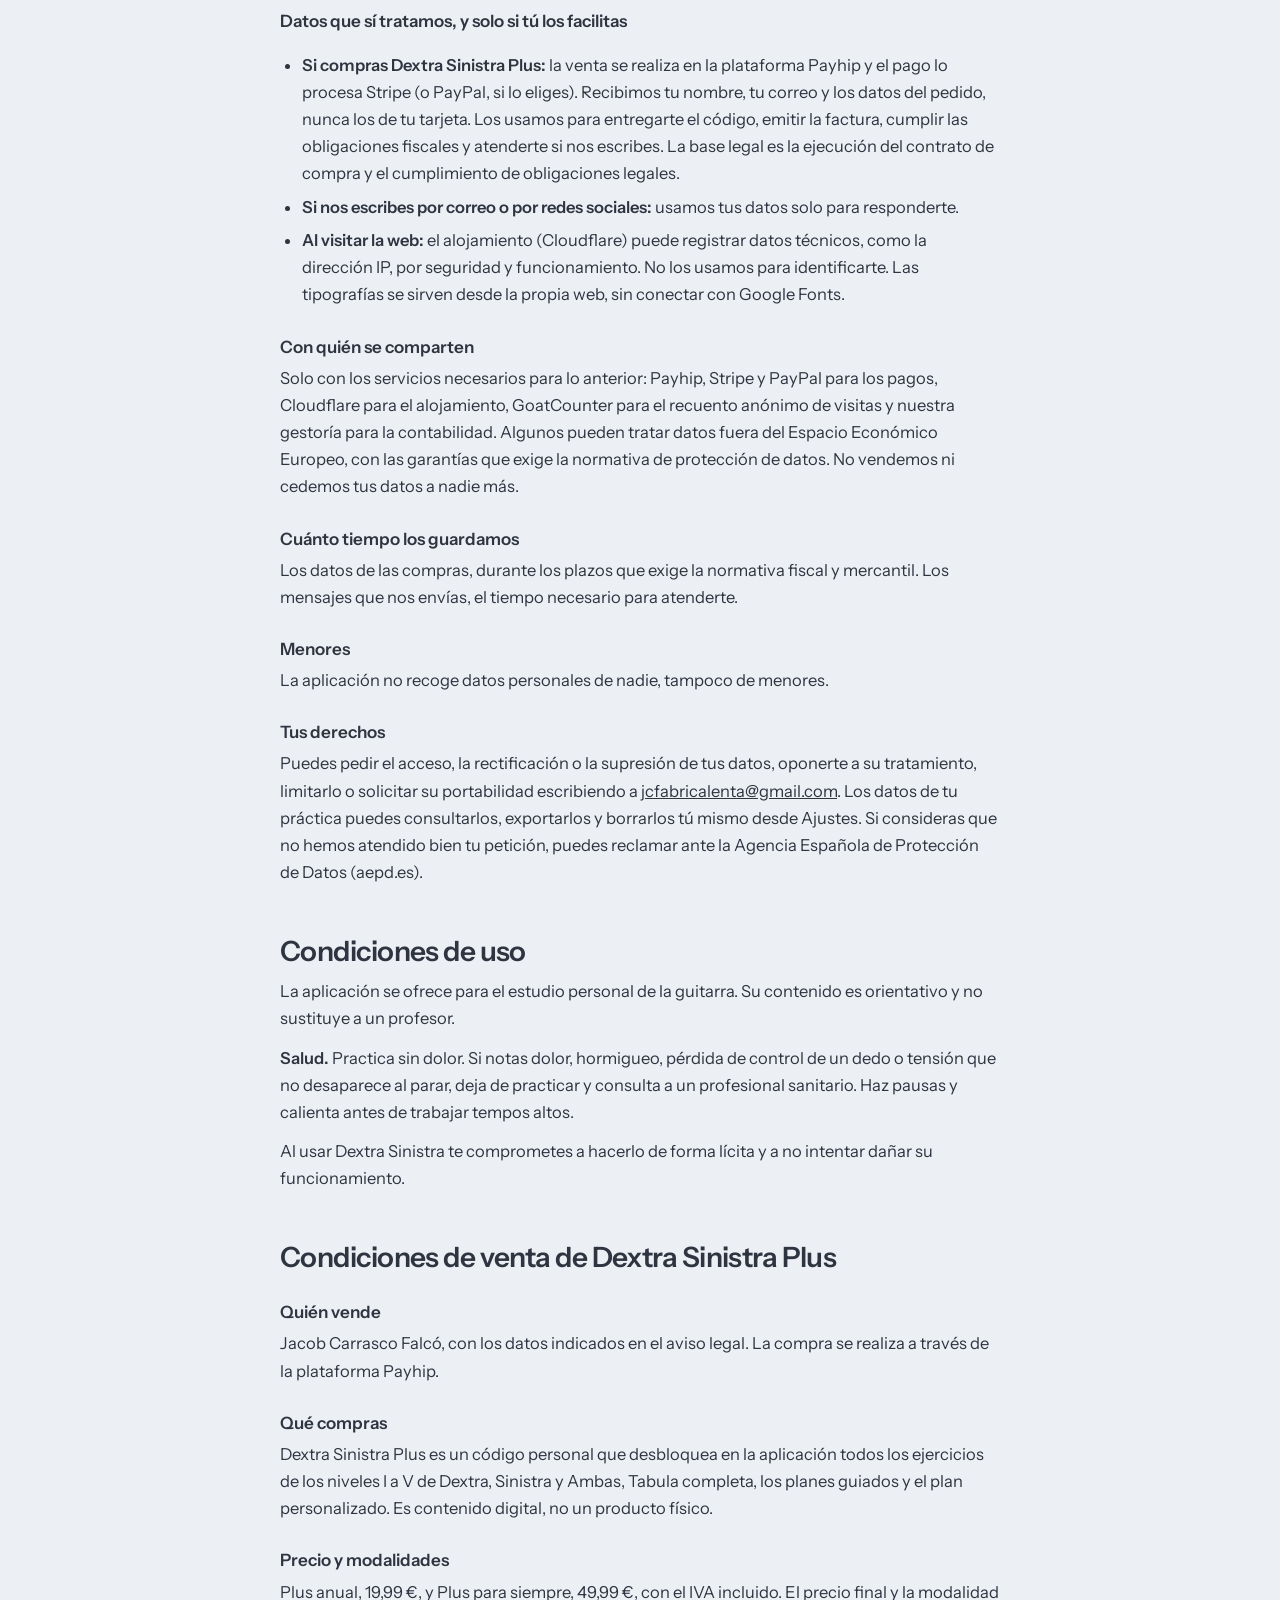
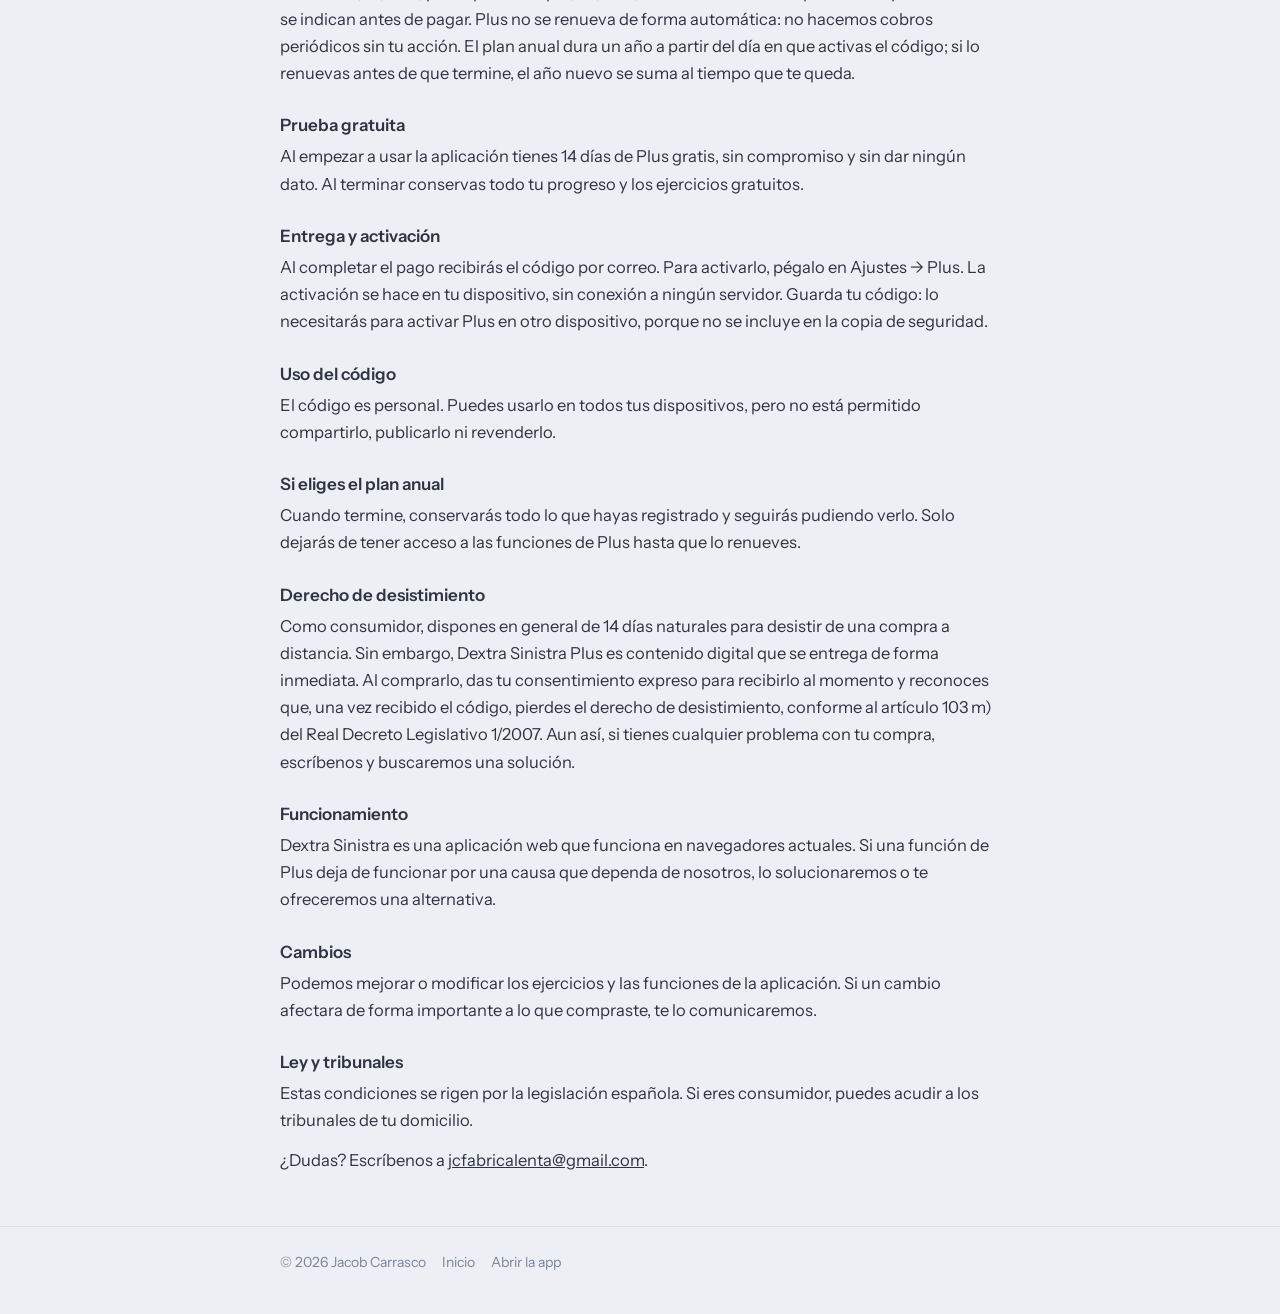
<file: legal.html>
<!doctype html>
<html lang="es"><head><meta charset="utf-8"><meta name="viewport" content="width=device-width, initial-scale=1">
<title>Aviso legal, privacidad y condiciones · Dextra Sinistra</title><meta name="description" content="Aviso legal, política de privacidad y condiciones de uso y de venta de Dextra Sinistra Plus.">
<link rel="canonical" href="https://dextrasinistra.com/legal"><link rel="alternate" hreflang="es" href="https://dextrasinistra.com/legal"><link rel="alternate" hreflang="en" href="https://dextrasinistra.com/legal-en">
<meta name="theme-color" content="#ECEFF4" media="(prefers-color-scheme: light)"><meta name="theme-color" content="#2E3440" media="(prefers-color-scheme: dark)">
<link rel="icon" href="/icons/icon.svg" type="image/svg+xml"><link rel="icon" href="/icons/favicon-32.png" sizes="32x32"><link rel="apple-touch-icon" href="/icons/apple-touch-icon.png">
<link rel="preload" href="/fonts/sans-400.woff" as="font" type="font/woff" crossorigin>
<style>@font-face{font-family:"Instrument Sans";font-style:normal;font-weight:400;font-display:swap;src:url(/fonts/sans-400.woff) format("woff")}
@font-face{font-family:"Instrument Sans";font-style:normal;font-weight:500;font-display:swap;src:url(/fonts/sans-500.woff) format("woff")}
@font-face{font-family:"Instrument Sans";font-style:normal;font-weight:600 700;font-display:swap;src:url(/fonts/sans-600.woff) format("woff")}
@font-face{font-family:"JetBrains Mono";font-style:normal;font-weight:400;font-display:swap;src:url(/fonts/mono-400.woff) format("woff")}
@font-face{font-family:"JetBrains Mono";font-style:normal;font-weight:500 700;font-display:swap;src:url(/fonts/mono-500.woff) format("woff")}

:root{--bg:#ECEFF4;--card:#F7F8FA;--line:#D8DEE9;--fg:#2E3440;--muted:#4C566A;--faint:#7A8599;--acc-d:#5E81AC;
--f-ui:"Instrument Sans",system-ui,-apple-system,"Segoe UI",sans-serif;--f-mono:"JetBrains Mono",ui-monospace,"SF Mono",Menlo,monospace;color-scheme:light}
@media (prefers-color-scheme: dark){:root{--bg:#2E3440;--card:#353C4A;--line:#434C5E;--fg:#ECEFF4;--muted:#D8DEE9;--faint:#9AA5B8;--acc-d:#88C0D0;color-scheme:dark}}
*{box-sizing:border-box}html{-webkit-text-size-adjust:100%;scroll-behavior:smooth}
body{margin:0;background:var(--bg);color:var(--fg);font:16.5px/1.65 var(--f-ui);-webkit-font-smoothing:antialiased}
a{color:inherit}.wrap{max-width:760px;margin:0 auto;padding:0 20px}
header.top{position:sticky;top:0;z-index:10;background:color-mix(in srgb,var(--bg) 90%,transparent);backdrop-filter:blur(12px);-webkit-backdrop-filter:blur(12px);border-bottom:1px solid var(--line)}
.top .wrap{display:flex;align-items:center;gap:14px;height:60px}
.brand{font-weight:600;text-decoration:none;display:flex;align-items:center;gap:9px;margin-right:auto;white-space:nowrap}.brand img{width:26px;height:26px;border-radius:7px}
.lang{font:500 13px var(--f-mono);text-decoration:none;color:var(--faint);border:1px solid var(--line);border-radius:999px;padding:5px 10px}
.btn{display:inline-block;text-decoration:none;font-weight:600;border-radius:999px;padding:9px 16px;background:var(--fg);color:var(--bg);font-size:15px;white-space:nowrap}
article{padding:32px 0 40px}
h1{font-size:clamp(30px,6vw,42px);line-height:1.12;letter-spacing:-.025em;margin:0 0 8px;font-weight:600}
h2{font-size:clamp(23px,4vw,28px);line-height:1.2;letter-spacing:-.02em;margin:48px 0 10px;font-weight:600;scroll-margin-top:76px}
h3{font-size:17px;margin:24px 0 4px;font-weight:600}
p{margin:0 0 12px}.upd{color:var(--faint);font-size:14px;margin-bottom:20px}
.toc{display:flex;flex-wrap:wrap;gap:8px;margin:0 0 10px}.toc a{text-decoration:none;border:1px solid var(--line);background:var(--card);border-radius:999px;padding:7px 14px;font-size:14.5px}
.data{background:var(--card);border:1px solid var(--line);border-radius:14px;padding:16px 18px;margin:12px 0 16px}
.data p{margin:0 0 4px}
ul{padding-left:22px}li{margin:6px 0}
footer{border-top:1px solid var(--line);padding:24px 0 40px;color:var(--faint);font-size:14px}footer .wrap{display:flex;gap:16px;flex-wrap:wrap}footer a{text-decoration:none}
@media (max-width:520px){.top .wrap{gap:10px}}
</style>
</head><body>
<header class="top"><div class="wrap"><a class="brand" href="/"><img src="/icons/icon.svg" alt="" width="26" height="26">Dextra Sinistra</a><a class="lang" href="/legal-en" hreflang="en" lang="en">EN</a><a class="btn" href="/app/">Abrir la app</a></div></header>
<main class="wrap"><article>
<h1>Aviso legal, privacidad y condiciones</h1>
<p class="upd">Última actualización: 26 de noviembre de 2026.</p>
<nav class="toc" aria-label="Apartados"><a href="#aviso">Aviso legal</a><a href="#privacidad">Privacidad</a><a href="#uso">Condiciones de uso</a><a href="#condiciones">Condiciones de venta de Plus</a></nav>

<h2 id="aviso">Aviso legal</h2>
<div class="data"><p><b>Titular:</b> Jacob Carrasco Falcó</p><p><b>NIF:</b> 38098720W</p><p><b>Domicilio:</b> C/ Jaume Balmes, 4, 3.º 1.ª, 08830 Sant Boi de Llobregat (Barcelona), España</p><p><b>Correo de contacto:</b> <a href="mailto:jcfabricalenta@gmail.com">jcfabricalenta@gmail.com</a></p><p><b>Sitio web:</b> dextrasinistra.com</p></div>
<p>Este sitio ofrece Dextra Sinistra, una aplicación web de ejercicios de técnica de guitarra para la mano derecha, la mano izquierda y las dos a la vez, con tablatura, metrónomo, reloj y registro de la práctica. Su uso es gratuito. Algunas funciones forman parte de Dextra Sinistra Plus, que se adquiere de pago según las condiciones de venta de esta página.</p>
<h3>Propiedad intelectual</h3>
<p>Dextra Sinistra, sus ejercicios, textos, tablaturas, numeración, diseño, código y logotipo pertenecen a su titular. Se permite su uso personal dentro de la aplicación. No está permitido copiarlos, distribuirlos ni reutilizarlos en otros productos sin autorización. Las tipografías Instrument Sans y JetBrains Mono se usan bajo la licencia SIL Open Font License 1.1.</p>
<h3>Responsabilidad y copias de seguridad</h3>
<p>Tu práctica se guarda únicamente en tu dispositivo, así que no podemos recuperarla si se pierde, por ejemplo al borrar los datos del navegador, desinstalar la aplicación o cambiar de teléfono. Usa «Exportar copia» en Ajustes con regularidad. Trabajamos para que la aplicación funcione correctamente, pero no podemos garantizar que esté libre de errores ni disponible en todo momento.</p>
<h3>Ley aplicable</h3>
<p>Este sitio se rige por la legislación española.</p>

<h2 id="privacidad">Política de privacidad</h2>
<p><b>Responsable del tratamiento:</b> Jacob Carrasco Falcó, NIF 38098720W, C/ Jaume Balmes, 4, 3.º 1.ª, 08830 Sant Boi de Llobregat (Barcelona), España. Contacto: <a href="mailto:jcfabricalenta@gmail.com">jcfabricalenta@gmail.com</a>.</p>
<h3>Lo más importante</h3>
<p>Dextra Sinistra está diseñada para no recoger tus datos. No hay cuentas de usuario, ni servidores que guarden tu práctica, ni publicidad, ni herramientas de analítica o seguimiento dentro de la app. Solo la portada y las guías de dextrasinistra.com cuentan las visitas con GoatCounter, sin cookies y sin guardar datos personales ni tu dirección IP, para saber cuánta gente llega y desde qué web.</p>
<h3>Almacenamiento en tu dispositivo</h3>
<p>Tus sesiones, notas, planes, récords, nombre y objetivo semanal se guardan en el almacenamiento interno del navegador o de la app. Es técnicamente necesario para el servicio que pides, no se usa para seguirte ni se comparte con nadie, y puedes borrarlo en cualquier momento desde los ajustes del navegador. No se usan cookies de publicidad ni de análisis.</p>
<h3>Datos que sí tratamos, y solo si tú los facilitas</h3>
<ul>
<li><b>Si compras Dextra Sinistra Plus:</b> la venta se realiza en la plataforma Payhip y el pago lo procesa Stripe (o PayPal, si lo eliges). Recibimos tu nombre, tu correo y los datos del pedido, nunca los de tu tarjeta. Los usamos para entregarte el código, emitir la factura, cumplir las obligaciones fiscales y atenderte si nos escribes. La base legal es la ejecución del contrato de compra y el cumplimiento de obligaciones legales.</li>
<li><b>Si nos escribes por correo o por redes sociales:</b> usamos tus datos solo para responderte.</li>
<li><b>Al visitar la web:</b> el alojamiento (Cloudflare) puede registrar datos técnicos, como la dirección IP, por seguridad y funcionamiento. No los usamos para identificarte. Las tipografías se sirven desde la propia web, sin conectar con Google Fonts.</li>
</ul>
<h3>Con quién se comparten</h3>
<p>Solo con los servicios necesarios para lo anterior: Payhip, Stripe y PayPal para los pagos, Cloudflare para el alojamiento, GoatCounter para el recuento anónimo de visitas y nuestra gestoría para la contabilidad. Algunos pueden tratar datos fuera del Espacio Económico Europeo, con las garantías que exige la normativa de protección de datos. No vendemos ni cedemos tus datos a nadie más.</p>
<h3>Cuánto tiempo los guardamos</h3>
<p>Los datos de las compras, durante los plazos que exige la normativa fiscal y mercantil. Los mensajes que nos envías, el tiempo necesario para atenderte.</p>
<h3>Menores</h3>
<p>La aplicación no recoge datos personales de nadie, tampoco de menores.</p>
<h3>Tus derechos</h3>
<p>Puedes pedir el acceso, la rectificación o la supresión de tus datos, oponerte a su tratamiento, limitarlo o solicitar su portabilidad escribiendo a <a href="mailto:jcfabricalenta@gmail.com">jcfabricalenta@gmail.com</a>. Los datos de tu práctica puedes consultarlos, exportarlos y borrarlos tú mismo desde Ajustes. Si consideras que no hemos atendido bien tu petición, puedes reclamar ante la Agencia Española de Protección de Datos (aepd.es).</p>

<h2 id="uso">Condiciones de uso</h2>
<p>La aplicación se ofrece para el estudio personal de la guitarra. Su contenido es orientativo y no sustituye a un profesor.</p>
<p><b>Salud.</b> Practica sin dolor. Si notas dolor, hormigueo, pérdida de control de un dedo o tensión que no desaparece al parar, deja de practicar y consulta a un profesional sanitario. Haz pausas y calienta antes de trabajar tempos altos.</p>
<p>Al usar Dextra Sinistra te comprometes a hacerlo de forma lícita y a no intentar dañar su funcionamiento.</p>

<h2 id="condiciones">Condiciones de venta de Dextra Sinistra Plus</h2>
<h3>Quién vende</h3>
<p>Jacob Carrasco Falcó, con los datos indicados en el aviso legal. La compra se realiza a través de la plataforma Payhip.</p>
<h3>Qué compras</h3>
<p>Dextra Sinistra Plus es un código personal que desbloquea en la aplicación todos los ejercicios de los niveles I a V de Dextra, Sinistra y Ambas, Tabula completa, los planes guiados y el plan personalizado. Es contenido digital, no un producto físico.</p>
<h3>Precio y modalidades</h3>
<p>Plus anual, 19,99 €, y Plus para siempre, 49,99 €, con el IVA incluido. El precio final y la modalidad se indican antes de pagar. Plus no se renueva de forma automática: no hacemos cobros periódicos sin tu acción. El plan anual dura un año a partir del día en que activas el código; si lo renuevas antes de que termine, el año nuevo se suma al tiempo que te queda.</p>
<h3>Prueba gratuita</h3>
<p>Al empezar a usar la aplicación tienes 14 días de Plus gratis, sin compromiso y sin dar ningún dato. Al terminar conservas todo tu progreso y los ejercicios gratuitos.</p>
<h3>Entrega y activación</h3>
<p>Al completar el pago recibirás el código por correo. Para activarlo, pégalo en Ajustes → Plus. La activación se hace en tu dispositivo, sin conexión a ningún servidor. Guarda tu código: lo necesitarás para activar Plus en otro dispositivo, porque no se incluye en la copia de seguridad.</p>
<h3>Uso del código</h3>
<p>El código es personal. Puedes usarlo en todos tus dispositivos, pero no está permitido compartirlo, publicarlo ni revenderlo.</p>
<h3>Si eliges el plan anual</h3>
<p>Cuando termine, conservarás todo lo que hayas registrado y seguirás pudiendo verlo. Solo dejarás de tener acceso a las funciones de Plus hasta que lo renueves.</p>
<h3>Derecho de desistimiento</h3>
<p>Como consumidor, dispones en general de 14 días naturales para desistir de una compra a distancia. Sin embargo, Dextra Sinistra Plus es contenido digital que se entrega de forma inmediata. Al comprarlo, das tu consentimiento expreso para recibirlo al momento y reconoces que, una vez recibido el código, pierdes el derecho de desistimiento, conforme al artículo 103 m) del Real Decreto Legislativo 1/2007. Aun así, si tienes cualquier problema con tu compra, escríbenos y buscaremos una solución.</p>
<h3>Funcionamiento</h3>
<p>Dextra Sinistra es una aplicación web que funciona en navegadores actuales. Si una función de Plus deja de funcionar por una causa que dependa de nosotros, lo solucionaremos o te ofreceremos una alternativa.</p>
<h3>Cambios</h3>
<p>Podemos mejorar o modificar los ejercicios y las funciones de la aplicación. Si un cambio afectara de forma importante a lo que compraste, te lo comunicaremos.</p>
<h3>Ley y tribunales</h3>
<p>Estas condiciones se rigen por la legislación española. Si eres consumidor, puedes acudir a los tribunales de tu domicilio.</p>
<p>¿Dudas? Escríbenos a <a href="mailto:jcfabricalenta@gmail.com">jcfabricalenta@gmail.com</a>.</p>
</article></main>
<footer><div class="wrap"><span>© 2026 Jacob Carrasco</span><a href="/">Inicio</a><a href="/app/">Abrir la app</a></div></footer>
</body></html>
</file>
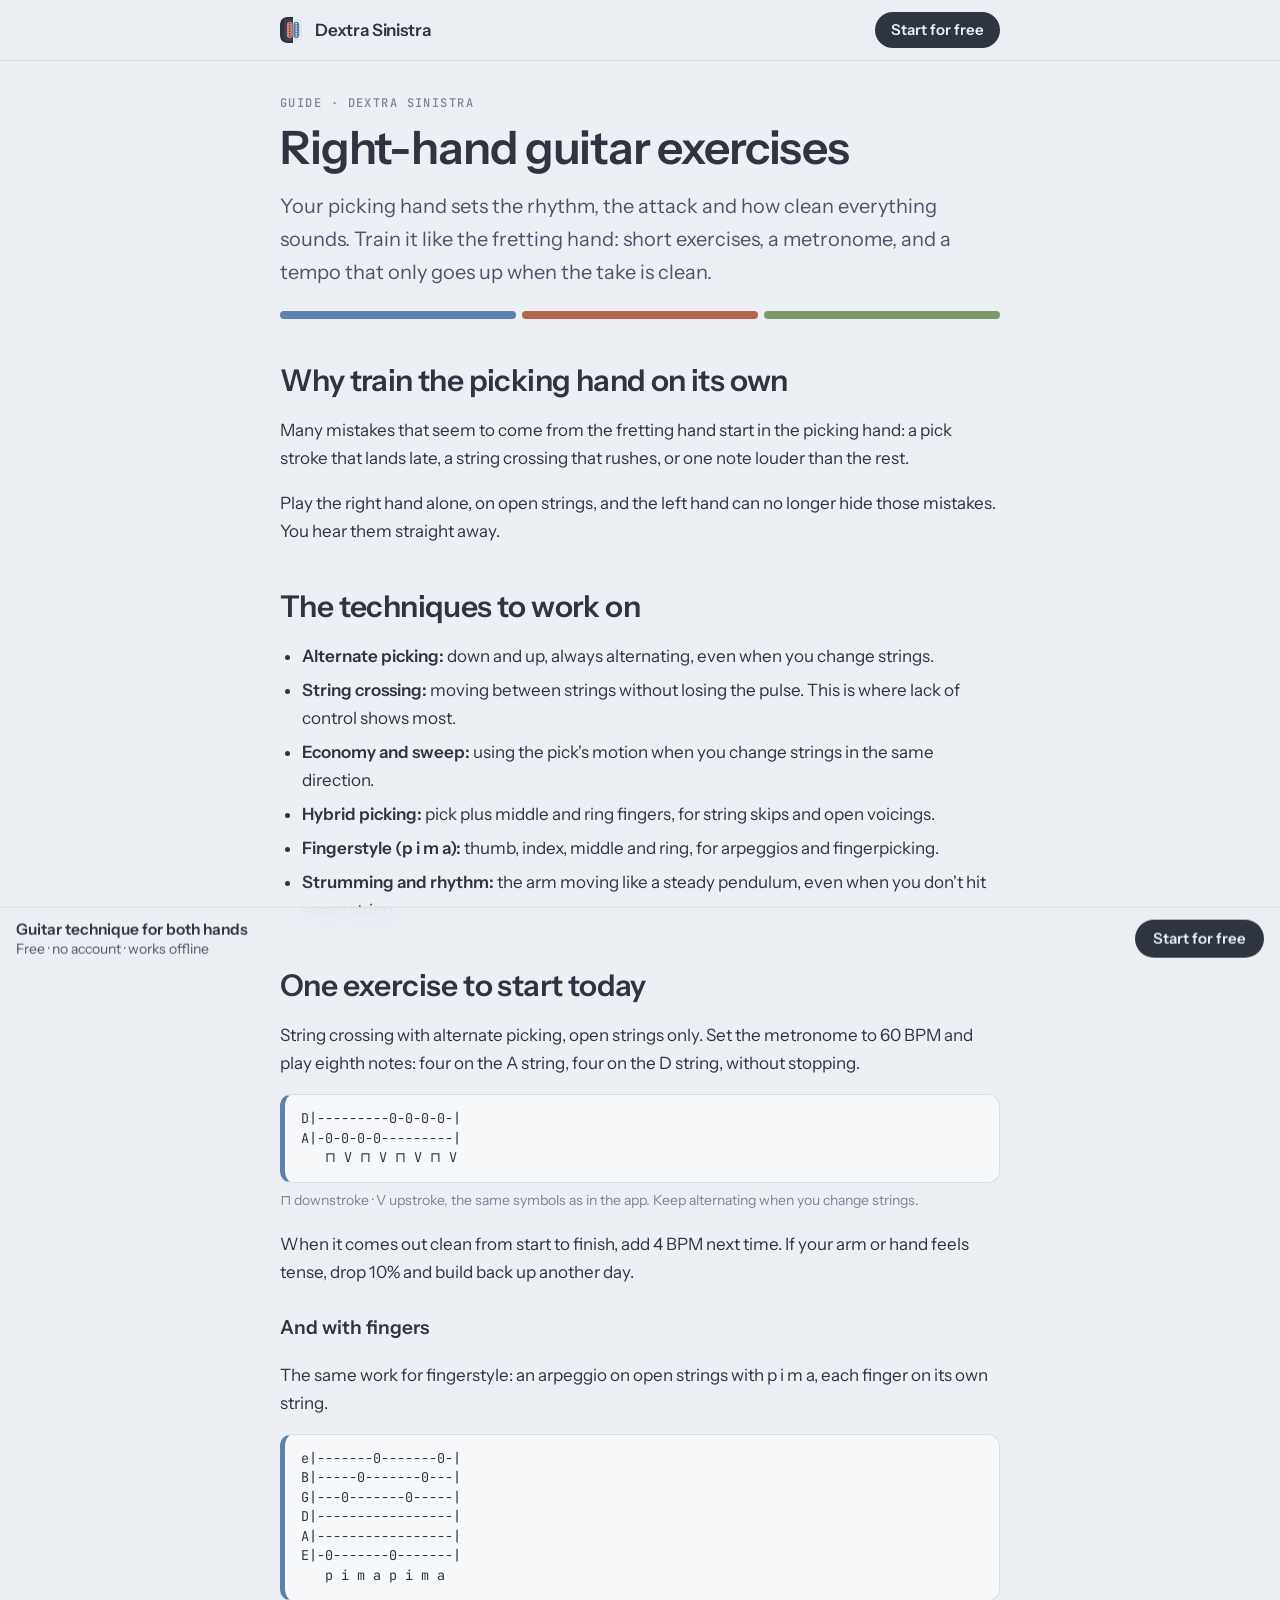
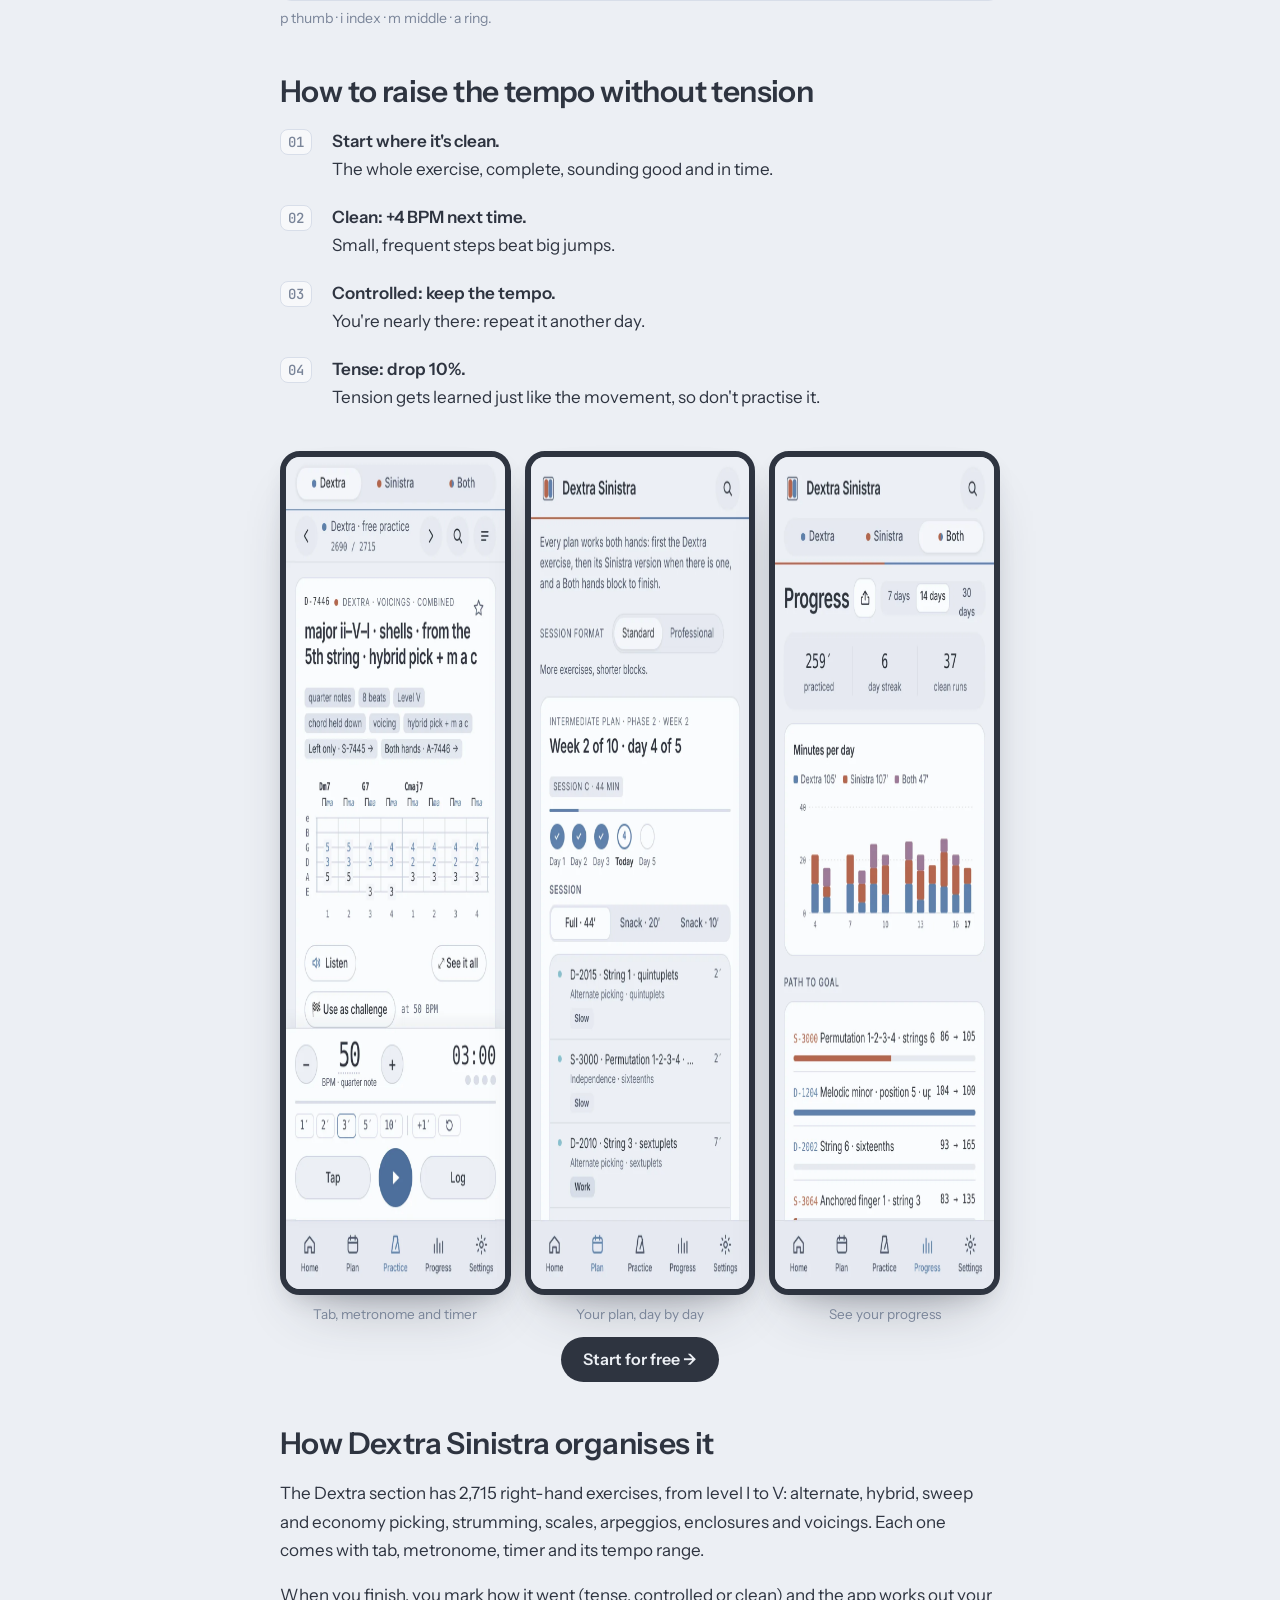
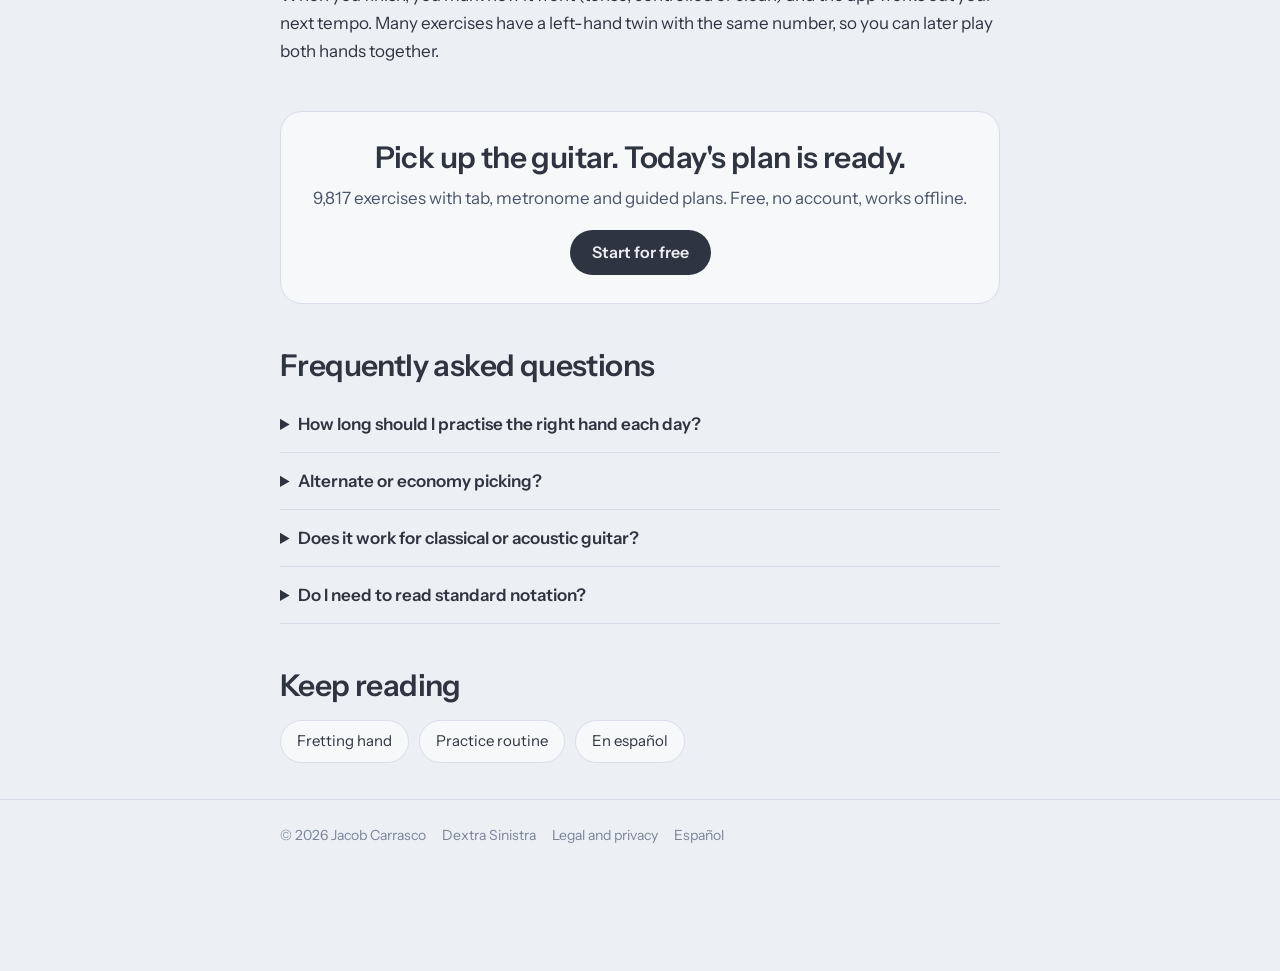
<file: right-hand-guitar-exercises.html>
<!doctype html>
<html lang="en">
<head>
<meta charset="utf-8">
<meta name="viewport" content="width=device-width, initial-scale=1, viewport-fit=cover">
<title>Right-hand guitar exercises: picking, fingers and hybrid · Dextra Sinistra</title>
<meta name="description" content="Right-hand guitar exercises: alternate picking, string crossing, economy, hybrid and fingerstyle (p i m a). With tab, metronome and how to raise the tempo without tension.">
<link rel="canonical" href="https://dextrasinistra.com/right-hand-guitar-exercises">
<link rel="alternate" hreflang="es" href="https://dextrasinistra.com/ejercicios-guitarra-mano-derecha">
<link rel="alternate" hreflang="en" href="https://dextrasinistra.com/right-hand-guitar-exercises">
<link rel="alternate" hreflang="x-default" href="https://dextrasinistra.com/ejercicios-guitarra-mano-derecha">
<meta property="og:type" content="article">
<meta property="og:site_name" content="Dextra Sinistra">
<meta property="og:title" content="Right-hand guitar exercises: picking, fingers and hybrid · Dextra Sinistra">
<meta property="og:description" content="Right-hand guitar exercises: alternate picking, string crossing, economy, hybrid and fingerstyle (p i m a). With tab, metronome and how to raise the tempo without tension.">
<meta property="og:url" content="https://dextrasinistra.com/right-hand-guitar-exercises">
<meta property="og:image" content="https://dextrasinistra.com/img/og_en.jpg">
<meta name="twitter:card" content="summary_large_image">
<meta name="theme-color" content="#ECEFF4" media="(prefers-color-scheme: light)">
<meta name="theme-color" content="#2E3440" media="(prefers-color-scheme: dark)">
<link rel="icon" href="/icons/icon.svg" type="image/svg+xml">
<link rel="icon" href="/icons/favicon-32.png" sizes="32x32">
<link rel="apple-touch-icon" href="/icons/apple-touch-icon.png">
<link rel="preload" href="/fonts/sans-400.woff" as="font" type="font/woff" crossorigin>
<script type="application/ld+json">[{"@context": "https://schema.org", "@type": "Article", "headline": "Right-hand guitar exercises: picking, fingers and hybrid · Dextra Sinistra", "description": "Right-hand guitar exercises: alternate picking, string crossing, economy, hybrid and fingerstyle (p i m a). With tab, metronome and how to raise the tempo without tension.", "inLanguage": "en", "url": "https://dextrasinistra.com/right-hand-guitar-exercises", "image": "https://dextrasinistra.com/img/og_en.jpg", "author": {"@type": "Person", "name": "Jacob Carrasco"}, "publisher": {"@type": "Organization", "name": "Dextra Sinistra", "logo": {"@type": "ImageObject", "url": "https://dextrasinistra.com/icons/icon-512.png"}}, "datePublished": "2026-11-26", "dateModified": "2026-11-26"}, {"@context": "https://schema.org", "@type": "FAQPage", "mainEntity": [{"@type": "Question", "name": "How long should I practise the right hand each day?", "acceptedAnswer": {"@type": "Answer", "text": "10 to 15 minutes a day shows results within a few weeks, as long as it's regular and with a metronome. A little every day beats a lot on one day."}}, {"@type": "Question", "name": "Alternate or economy picking?", "acceptedAnswer": {"@type": "Answer", "text": "Both. Alternate picking gives a very even pulse; economy saves motion when changing strings. It's worth mastering alternate picking first."}}, {"@type": "Question", "name": "Does it work for classical or acoustic guitar?", "acceptedAnswer": {"@type": "Answer", "text": "Yes. The fingerstyle exercises (p i m a) work on any guitar, and the pick exercises suit electric and acoustic."}}, {"@type": "Question", "name": "Do I need to read standard notation?", "acceptedAnswer": {"@type": "Answer", "text": "No. Every exercise comes in tab."}}]}]</script>
<style>@font-face{font-family:"Instrument Sans";font-style:normal;font-weight:400;font-display:swap;src:url(/fonts/sans-400.woff) format("woff")}
@font-face{font-family:"Instrument Sans";font-style:normal;font-weight:500;font-display:swap;src:url(/fonts/sans-500.woff) format("woff")}
@font-face{font-family:"Instrument Sans";font-style:normal;font-weight:600 700;font-display:swap;src:url(/fonts/sans-600.woff) format("woff")}
@font-face{font-family:"JetBrains Mono";font-style:normal;font-weight:400;font-display:swap;src:url(/fonts/mono-400.woff) format("woff")}
@font-face{font-family:"JetBrains Mono";font-style:normal;font-weight:500 700;font-display:swap;src:url(/fonts/mono-500.woff) format("woff")}

:root{--bg:#ECEFF4;--surface:#E5E9F0;--card:#F7F8FA;--line:#D8DEE9;--fg:#2E3440;--muted:#4C566A;--faint:#7A8599;
--acc-d:#5E81AC;--acc-s:#B4664D;--green:#7F9A6A;--shadow:0 30px 60px -30px rgba(46,52,64,.45),0 10px 24px -12px rgba(46,52,64,.25);
--f-ui:"Instrument Sans",system-ui,-apple-system,"Segoe UI",sans-serif;--f-mono:"JetBrains Mono",ui-monospace,"SF Mono",Menlo,monospace;color-scheme:light}
@media (prefers-color-scheme: dark){:root{--bg:#2E3440;--surface:#3B4252;--card:#353C4A;--line:#434C5E;--fg:#ECEFF4;--muted:#D8DEE9;--faint:#9AA5B8;
--acc-d:#88C0D0;--acc-s:#D08770;--green:#A3BE8C;--shadow:0 30px 60px -30px rgba(0,0,0,.7),0 10px 24px -12px rgba(0,0,0,.5);color-scheme:dark}}
*{box-sizing:border-box}html{-webkit-text-size-adjust:100%}
body{margin:0;background:var(--bg);color:var(--fg);font:17px/1.65 var(--f-ui);-webkit-font-smoothing:antialiased;padding-bottom:84px}
a{color:inherit}img{max-width:100%;display:block}
.wrap{max-width:760px;margin:0 auto;padding:0 20px}
header.top{position:sticky;top:0;z-index:10;background:color-mix(in srgb,var(--bg) 90%,transparent);backdrop-filter:blur(12px);-webkit-backdrop-filter:blur(12px);border-bottom:1px solid var(--line)}
.top .wrap{display:flex;align-items:center;gap:16px;height:60px}
.brand{font-weight:600;text-decoration:none;letter-spacing:-.01em;display:flex;align-items:center;gap:9px}.brand img{width:26px;height:26px;border-radius:7px}
.btn{display:inline-block;text-decoration:none;font-weight:600;border-radius:999px;padding:13px 22px;background:var(--fg);color:var(--bg);font-size:16px;line-height:1.2}
.btn.sm{padding:9px 16px;font-size:15px;margin-left:auto}
article{padding:36px 0 20px}
.eyebrow{font:500 12px/1 var(--f-mono);letter-spacing:.12em;text-transform:uppercase;color:var(--faint);margin:0 0 14px}
h1{font-size:clamp(32px,6.5vw,46px);line-height:1.1;letter-spacing:-.025em;margin:0 0 16px;font-weight:600}
h2{font-size:clamp(24px,4.2vw,30px);line-height:1.2;letter-spacing:-.02em;margin:44px 0 12px;font-weight:600}
h3{font-size:19px;margin:26px 0 6px;font-weight:600}
.lead{font-size:20px;color:var(--muted);margin:0 0 22px}
.hands{display:flex;gap:6px;margin:22px 0 8px}.hands i{flex:1;height:8px;border-radius:4px;background:var(--acc-d)}.hands i:nth-child(2){background:var(--acc-s)}.hands i:nth-child(3){background:var(--green)}
ul,ol{padding-left:22px}li{margin:6px 0}
ol.steps{list-style:none;counter-reset:s;padding:0}ol.steps li{counter-increment:s;position:relative;padding:0 0 14px 52px}
ol.steps li::before{content:counter(s,decimal-leading-zero);position:absolute;left:0;top:2px;font:500 14px var(--f-mono);color:var(--faint);border:1px solid var(--line);border-radius:8px;padding:3px 7px;background:var(--card)}
ol.steps b{display:block}
pre.tab{font-variant-ligatures:none;font-feature-settings:"liga" 0,"calt" 0;font:13.5px/1.45 var(--f-mono);background:var(--card);border:1px solid var(--line);border-left:5px solid var(--c,var(--acc-d));border-radius:12px;padding:14px 16px;overflow-x:auto;margin:14px 0 6px}
.cap{font-size:14px;color:var(--faint);margin:0 0 18px}
.box{background:var(--card);border:1px solid var(--line);border-radius:16px;padding:18px 20px;margin:18px 0}
.box b{display:block;margin-bottom:4px}
.shots{display:grid;grid-template-columns:repeat(3,1fr);gap:14px;margin:26px 0 10px}
.shots img{border-radius:20px;box-shadow:var(--shadow);border:6px solid #2E3440;background:#2E3440}
.shots figure{margin:0}.shots figcaption{font-size:13.5px;color:var(--faint);text-align:center;margin-top:8px}
.mid{text-align:center;margin:12px 0 30px}
.cta{background:var(--card);border:1px solid var(--line);border-radius:22px;padding:28px 24px;margin:46px 0 10px;text-align:center}
.cta h2{margin:0 0 8px}.cta p{color:var(--muted);margin:0 0 18px}
details{border-bottom:1px solid var(--line);padding:14px 0}details summary{font-weight:600;cursor:pointer}details p{margin:8px 0 0;color:var(--muted)}
.more{display:flex;flex-wrap:wrap;gap:10px;margin:16px 0}.more a{text-decoration:none;border:1px solid var(--line);background:var(--card);border-radius:999px;padding:8px 16px;font-size:15px}
footer{border-top:1px solid var(--line);padding:24px 0 40px;color:var(--faint);font-size:14px}footer .wrap{display:flex;gap:16px;flex-wrap:wrap}footer a{text-decoration:none}
.stick{position:fixed;left:0;right:0;bottom:0;z-index:9;padding:12px 16px calc(12px + env(safe-area-inset-bottom));background:color-mix(in srgb,var(--bg) 90%,transparent);backdrop-filter:blur(10px);-webkit-backdrop-filter:blur(10px);border-top:1px solid var(--line);display:flex;align-items:center;gap:12px;transform:translateY(110%);transition:transform .3s ease}
.stick.on{transform:none}.stick span{flex:1;font-size:14px;line-height:1.3;color:var(--muted)}.stick span b{display:block;color:var(--fg);font-size:15.5px}.stick .btn{flex:none;padding:10px 18px;font-size:15px}
@media(max-width:560px){.shots{grid-template-columns:1fr 1fr}.shots figure:nth-child(3){display:none}}
</style>
</head>
<body>
<header class="top"><div class="wrap"><a class="brand" href="/en"><img src="/icons/icon.svg" alt="" width="26" height="26">Dextra Sinistra</a><a class="btn sm" href="/app/en">Start for free</a></div></header>
<main class="wrap"><article>
<p class="eyebrow">Guide · Dextra Sinistra</p>
<h1>Right-hand guitar exercises</h1>
<p class="lead">Your picking hand sets the rhythm, the attack and how clean everything sounds. Train it like the fretting hand: short exercises, a metronome, and a tempo that only goes up when the take is clean.</p>
<div class="hands" aria-hidden="true"><i></i><i></i><i></i></div>
<h2>Why train the picking hand on its own</h2>
<p>Many mistakes that seem to come from the fretting hand start in the picking hand: a pick stroke that lands late, a string crossing that rushes, or one note louder than the rest.</p><p>Play the right hand alone, on open strings, and the left hand can no longer hide those mistakes. You hear them straight away.</p>
<h2>The techniques to work on</h2>
<ul>
<li><b>Alternate picking:</b> down and up, always alternating, even when you change strings.</li>
<li><b>String crossing:</b> moving between strings without losing the pulse. This is where lack of control shows most.</li>
<li><b>Economy and sweep:</b> using the pick's motion when you change strings in the same direction.</li>
<li><b>Hybrid picking:</b> pick plus middle and ring fingers, for string skips and open voicings.</li>
<li><b>Fingerstyle (p i m a):</b> thumb, index, middle and ring, for arpeggios and fingerpicking.</li>
<li><b>Strumming and rhythm:</b> the arm moving like a steady pendulum, even when you don't hit every string.</li>
</ul>
<h2>One exercise to start today</h2>
<p>String crossing with alternate picking, open strings only. Set the metronome to 60 BPM and play eighth notes: four on the A string, four on the D string, without stopping.</p>
<pre class="tab" style="--c:var(--acc-d)">D|---------0-0-0-0-|
A|-0-0-0-0---------|
   ⊓ V ⊓ V ⊓ V ⊓ V</pre>
<p class="cap">⊓ downstroke · V upstroke, the same symbols as in the app. Keep alternating when you change strings.</p>
<p>When it comes out clean from start to finish, add 4 BPM next time. If your arm or hand feels tense, drop 10% and build back up another day.</p>
<h3>And with fingers</h3>
<p>The same work for fingerstyle: an arpeggio on open strings with p i m a, each finger on its own string.</p>
<pre class="tab" style="--c:var(--acc-d)">e|-------0-------0-|
B|-----0-------0---|
G|---0-------0-----|
D|-----------------|
A|-----------------|
E|-0-------0-------|
   p i m a p i m a</pre>
<p class="cap">p thumb · i index · m middle · a ring.</p>
<h2>How to raise the tempo without tension</h2>
<ol class="steps">
<li><b>Start where it's clean.</b> The whole exercise, complete, sounding good and in time.</li>
<li><b>Clean: +4 BPM next time.</b> Small, frequent steps beat big jumps.</li>
<li><b>Controlled: keep the tempo.</b> You're nearly there: repeat it another day.</li>
<li><b>Tense: drop 10%.</b> Tension gets learned just like the movement, so don't practise it.</li>
</ol>
<div class="shots"><figure><img src="/img/en_practice_voi.webp" width="390" height="844" loading="lazy" decoding="async" alt="Tab, metronome and timer"><figcaption>Tab, metronome and timer</figcaption></figure><figure><img src="/img/en_plan.webp" width="390" height="844" loading="lazy" decoding="async" alt="Your plan, day by day"><figcaption>Your plan, day by day</figcaption></figure><figure><img src="/img/en_progress.webp" width="390" height="844" loading="lazy" decoding="async" alt="See your progress"><figcaption>See your progress</figcaption></figure></div><p class="mid"><a class="btn" href="/app/en">Start for free →</a></p>
<h2>How Dextra Sinistra organises it</h2>
<p>The Dextra section has 2,715 right-hand exercises, from level I to V: alternate, hybrid, sweep and economy picking, strumming, scales, arpeggios, enclosures and voicings. Each one comes with tab, metronome, timer and its tempo range.</p><p>When you finish, you mark how it went (tense, controlled or clean) and the app works out your next tempo. Many exercises have a left-hand twin with the same number, so you can later play both hands together.</p>
<section class="cta"><h2>Pick up the guitar. Today's plan is ready.</h2><p>9,817 exercises with tab, metronome and guided plans. Free, no account, works offline.</p><a class="btn" href="/app/en">Start for free</a></section>
<h2>Frequently asked questions</h2><details><summary>How long should I practise the right hand each day?</summary><p>10 to 15 minutes a day shows results within a few weeks, as long as it&#x27;s regular and with a metronome. A little every day beats a lot on one day.</p></details><details><summary>Alternate or economy picking?</summary><p>Both. Alternate picking gives a very even pulse; economy saves motion when changing strings. It&#x27;s worth mastering alternate picking first.</p></details><details><summary>Does it work for classical or acoustic guitar?</summary><p>Yes. The fingerstyle exercises (p i m a) work on any guitar, and the pick exercises suit electric and acoustic.</p></details><details><summary>Do I need to read standard notation?</summary><p>No. Every exercise comes in tab.</p></details>
<h2>Keep reading</h2><div class="more"><a href="/left-hand-guitar-exercises" hreflang="en">Fretting hand</a><a href="/guitar-practice-routine" hreflang="en">Practice routine</a><a href="/ejercicios-guitarra-mano-derecha" hreflang="es">En español</a></div>
</article></main>
<footer><div class="wrap"><span>© 2026 Jacob Carrasco</span><a href="/en">Dextra Sinistra</a><a href="/legal-en">Legal and privacy</a><a href="/ejercicios-guitarra-mano-derecha" hreflang="es" lang="es">Español</a></div></footer>
<div class="stick" id="stick"><span><b>Guitar technique for both hands</b>Free · no account · works offline</span><a class="btn" href="/app/en">Start for free</a></div>
<script>(function(){var s=document.getElementById('stick');function f(){s.classList.toggle('on',scrollY>420)}addEventListener('scroll',f,{passive:true});f()})()</script>
<script>/* recuento de visitas sin cookies ni datos personales (GoatCounter); ?ref=ig, ?ref=wa… dicen de dónde llega la visita */
(function(){try{if(!/(^|\.)dextrasinistra\.com$/.test(location.hostname))return;if(matchMedia("(display-mode: standalone)").matches)return;
var q=new URLSearchParams(location.search),r=q.get("ref")||document.referrer||"";
var i=new Image();i.src="https://dextrasinistra.goatcounter.com/count?p="+encodeURIComponent(location.pathname)+"&t="+encodeURIComponent(document.title)+"&r="+encodeURIComponent(r)+"&rnd="+Math.random().toString(36).slice(2);}catch(e){}})();</script>

</body>
</html>
</file>
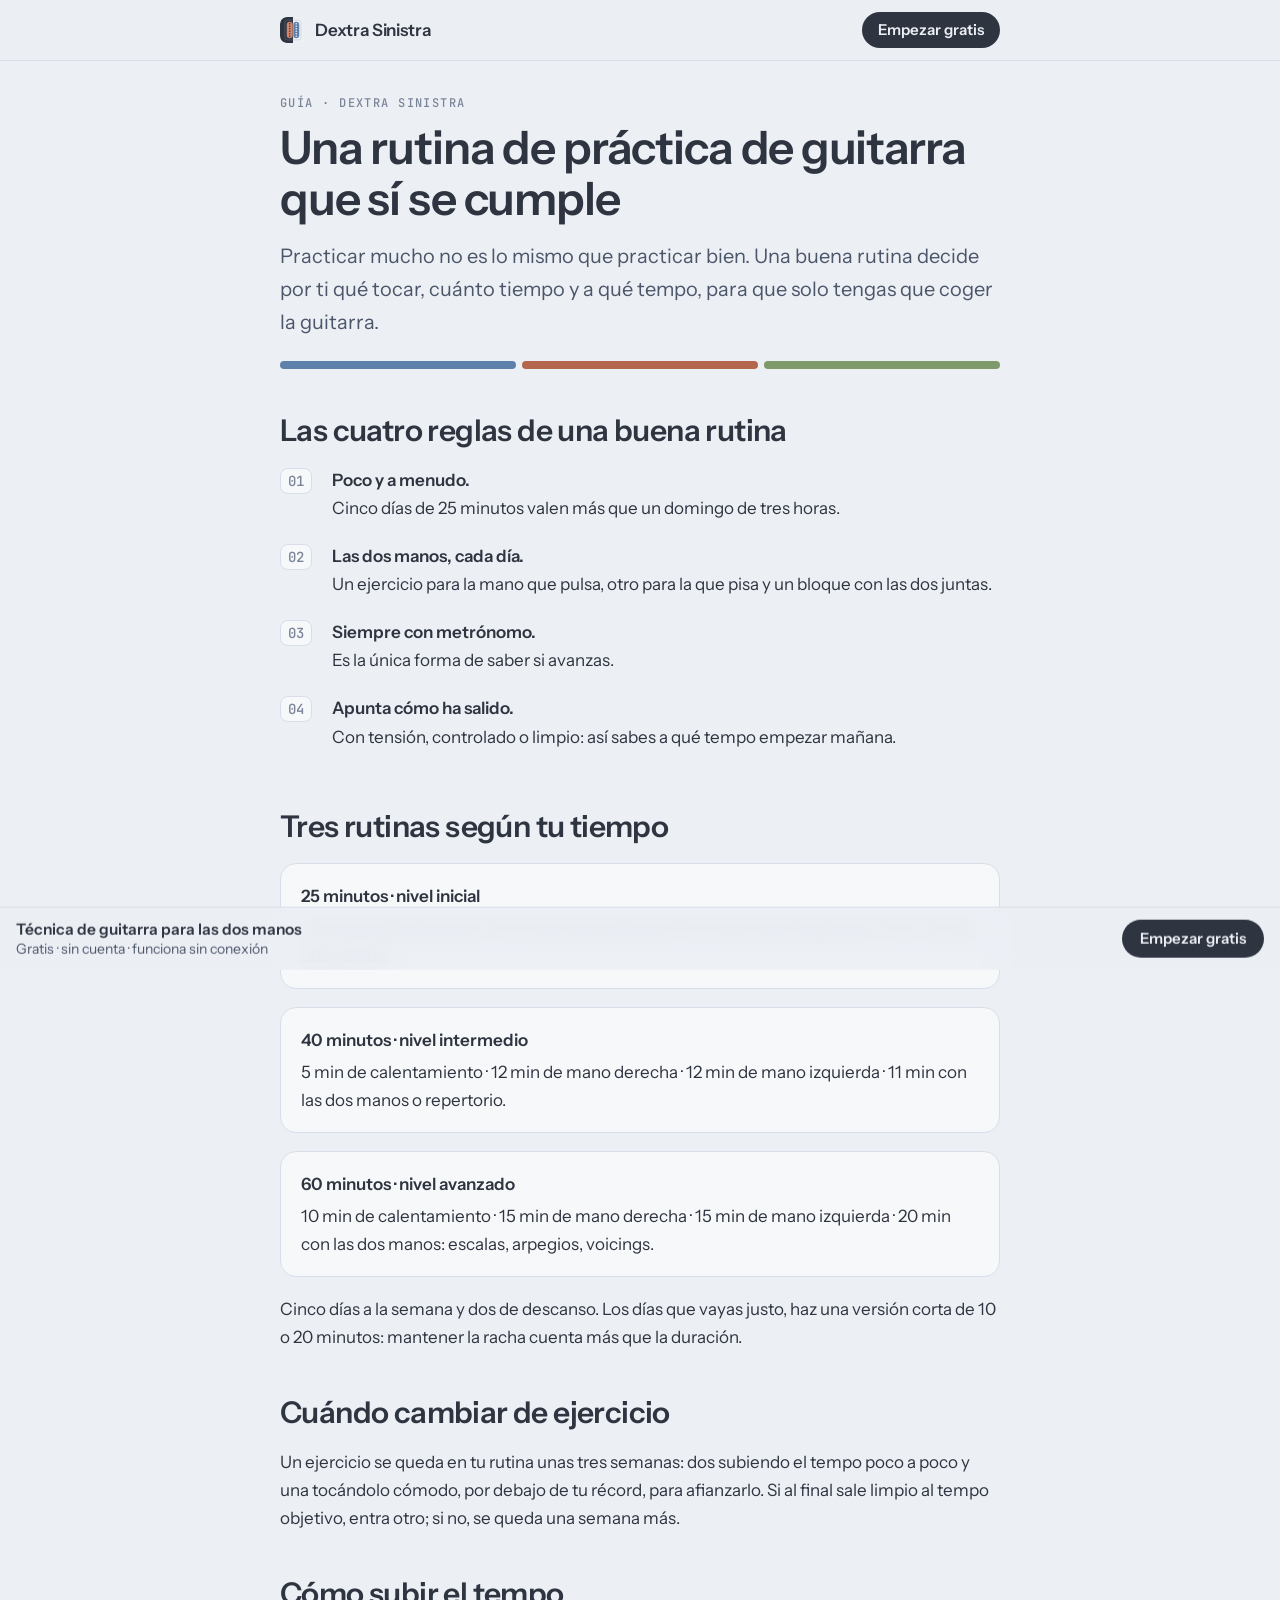
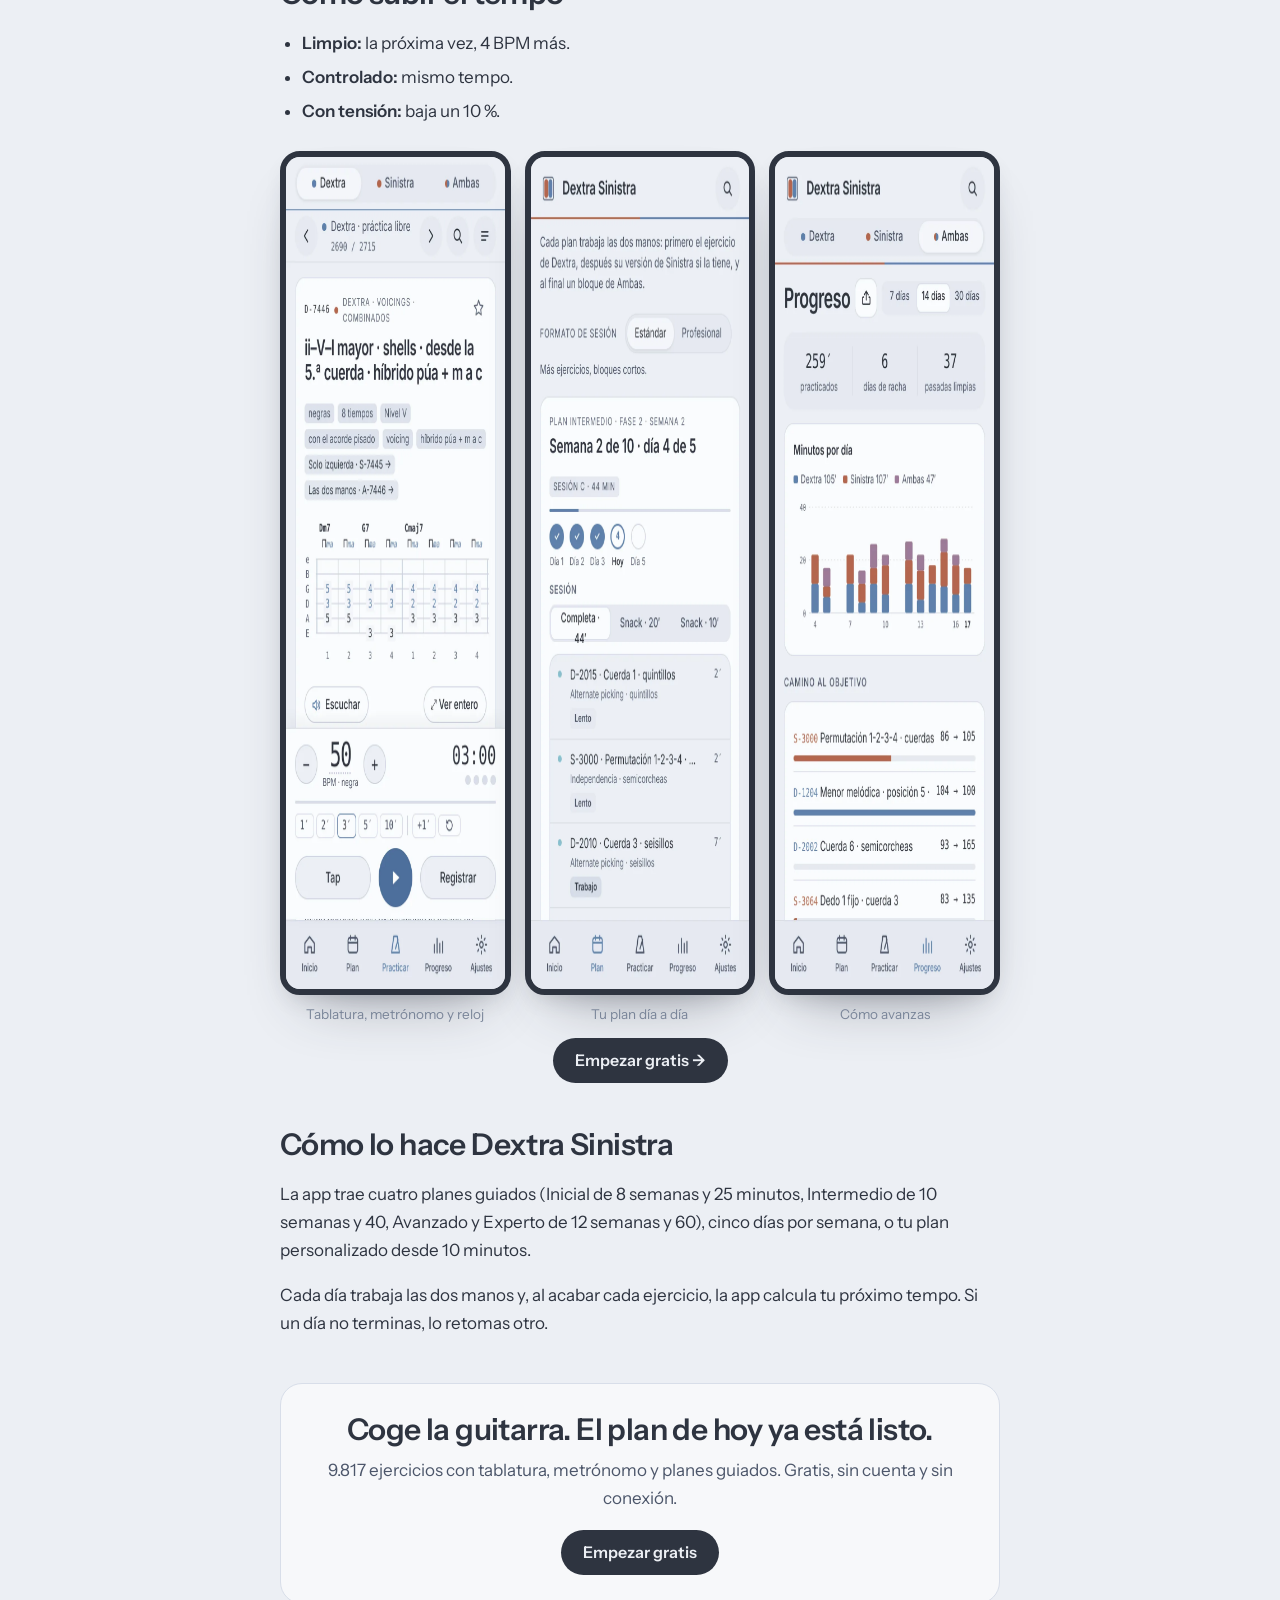
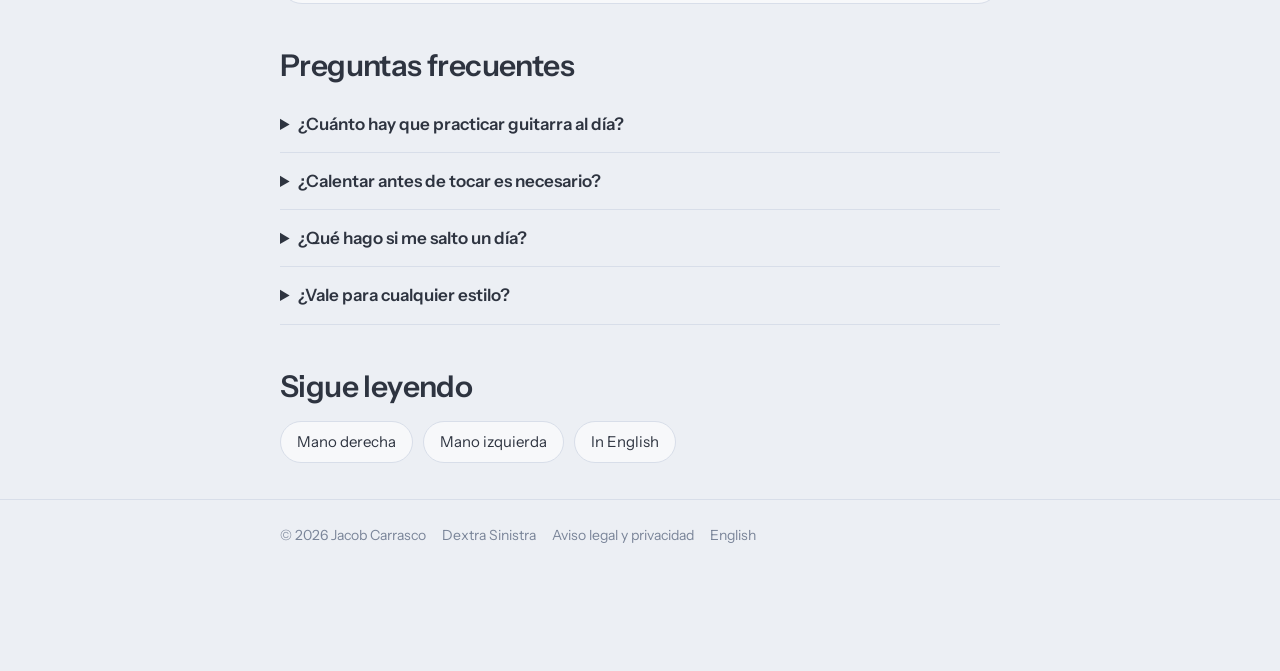
<file: rutina-de-practica-de-guitarra.html>
<!doctype html>
<html lang="es">
<head>
<meta charset="utf-8">
<meta name="viewport" content="width=device-width, initial-scale=1, viewport-fit=cover">
<title>Rutina de práctica de guitarra: 25, 40 o 60 minutos al día · Dextra Sinistra</title>
<meta name="description" content="Cómo organizar una rutina de práctica de guitarra: cuánto tiempo, en qué orden, cuántos días a la semana y cómo subir el tempo. Con planes de 25, 40 y 60 minutos.">
<link rel="canonical" href="https://dextrasinistra.com/rutina-de-practica-de-guitarra">
<link rel="alternate" hreflang="es" href="https://dextrasinistra.com/rutina-de-practica-de-guitarra">
<link rel="alternate" hreflang="en" href="https://dextrasinistra.com/guitar-practice-routine">
<link rel="alternate" hreflang="x-default" href="https://dextrasinistra.com/rutina-de-practica-de-guitarra">
<meta property="og:type" content="article">
<meta property="og:site_name" content="Dextra Sinistra">
<meta property="og:title" content="Rutina de práctica de guitarra: 25, 40 o 60 minutos al día · Dextra Sinistra">
<meta property="og:description" content="Cómo organizar una rutina de práctica de guitarra: cuánto tiempo, en qué orden, cuántos días a la semana y cómo subir el tempo. Con planes de 25, 40 y 60 minutos.">
<meta property="og:url" content="https://dextrasinistra.com/rutina-de-practica-de-guitarra">
<meta property="og:image" content="https://dextrasinistra.com/img/og_es.jpg">
<meta name="twitter:card" content="summary_large_image">
<meta name="theme-color" content="#ECEFF4" media="(prefers-color-scheme: light)">
<meta name="theme-color" content="#2E3440" media="(prefers-color-scheme: dark)">
<link rel="icon" href="/icons/icon.svg" type="image/svg+xml">
<link rel="icon" href="/icons/favicon-32.png" sizes="32x32">
<link rel="apple-touch-icon" href="/icons/apple-touch-icon.png">
<link rel="preload" href="/fonts/sans-400.woff" as="font" type="font/woff" crossorigin>
<script type="application/ld+json">[{"@context": "https://schema.org", "@type": "Article", "headline": "Rutina de práctica de guitarra: 25, 40 o 60 minutos al día · Dextra Sinistra", "description": "Cómo organizar una rutina de práctica de guitarra: cuánto tiempo, en qué orden, cuántos días a la semana y cómo subir el tempo. Con planes de 25, 40 y 60 minutos.", "inLanguage": "es", "url": "https://dextrasinistra.com/rutina-de-practica-de-guitarra", "image": "https://dextrasinistra.com/img/og_es.jpg", "author": {"@type": "Person", "name": "Jacob Carrasco"}, "publisher": {"@type": "Organization", "name": "Dextra Sinistra", "logo": {"@type": "ImageObject", "url": "https://dextrasinistra.com/icons/icon-512.png"}}, "datePublished": "2026-11-26", "dateModified": "2026-11-26"}, {"@context": "https://schema.org", "@type": "FAQPage", "mainEntity": [{"@type": "Question", "name": "¿Cuánto hay que practicar guitarra al día?", "acceptedAnswer": {"@type": "Answer", "text": "Entre 20 y 60 minutos, cinco días por semana, es una buena base. Lo importante es la constancia y practicar con metrónomo."}}, {"@type": "Question", "name": "¿Calentar antes de tocar es necesario?", "acceptedAnswer": {"@type": "Answer", "text": "Sí. Cinco minutos de ejercicios suaves preparan la mano y evitan tensiones, sobre todo antes de tocar rápido."}}, {"@type": "Question", "name": "¿Qué hago si me salto un día?", "acceptedAnswer": {"@type": "Answer", "text": "Nada grave. Retoma el plan donde lo dejaste; lo que cuenta es la semana, no un día suelto."}}, {"@type": "Question", "name": "¿Vale para cualquier estilo?", "acceptedAnswer": {"@type": "Answer", "text": "Sí. La técnica de las dos manos es la base del rock, el jazz, el pop, el flamenco o la clásica."}}]}]</script>
<style>@font-face{font-family:"Instrument Sans";font-style:normal;font-weight:400;font-display:swap;src:url(/fonts/sans-400.woff) format("woff")}
@font-face{font-family:"Instrument Sans";font-style:normal;font-weight:500;font-display:swap;src:url(/fonts/sans-500.woff) format("woff")}
@font-face{font-family:"Instrument Sans";font-style:normal;font-weight:600 700;font-display:swap;src:url(/fonts/sans-600.woff) format("woff")}
@font-face{font-family:"JetBrains Mono";font-style:normal;font-weight:400;font-display:swap;src:url(/fonts/mono-400.woff) format("woff")}
@font-face{font-family:"JetBrains Mono";font-style:normal;font-weight:500 700;font-display:swap;src:url(/fonts/mono-500.woff) format("woff")}

:root{--bg:#ECEFF4;--surface:#E5E9F0;--card:#F7F8FA;--line:#D8DEE9;--fg:#2E3440;--muted:#4C566A;--faint:#7A8599;
--acc-d:#5E81AC;--acc-s:#B4664D;--green:#7F9A6A;--shadow:0 30px 60px -30px rgba(46,52,64,.45),0 10px 24px -12px rgba(46,52,64,.25);
--f-ui:"Instrument Sans",system-ui,-apple-system,"Segoe UI",sans-serif;--f-mono:"JetBrains Mono",ui-monospace,"SF Mono",Menlo,monospace;color-scheme:light}
@media (prefers-color-scheme: dark){:root{--bg:#2E3440;--surface:#3B4252;--card:#353C4A;--line:#434C5E;--fg:#ECEFF4;--muted:#D8DEE9;--faint:#9AA5B8;
--acc-d:#88C0D0;--acc-s:#D08770;--green:#A3BE8C;--shadow:0 30px 60px -30px rgba(0,0,0,.7),0 10px 24px -12px rgba(0,0,0,.5);color-scheme:dark}}
*{box-sizing:border-box}html{-webkit-text-size-adjust:100%}
body{margin:0;background:var(--bg);color:var(--fg);font:17px/1.65 var(--f-ui);-webkit-font-smoothing:antialiased;padding-bottom:84px}
a{color:inherit}img{max-width:100%;display:block}
.wrap{max-width:760px;margin:0 auto;padding:0 20px}
header.top{position:sticky;top:0;z-index:10;background:color-mix(in srgb,var(--bg) 90%,transparent);backdrop-filter:blur(12px);-webkit-backdrop-filter:blur(12px);border-bottom:1px solid var(--line)}
.top .wrap{display:flex;align-items:center;gap:16px;height:60px}
.brand{font-weight:600;text-decoration:none;letter-spacing:-.01em;display:flex;align-items:center;gap:9px}.brand img{width:26px;height:26px;border-radius:7px}
.btn{display:inline-block;text-decoration:none;font-weight:600;border-radius:999px;padding:13px 22px;background:var(--fg);color:var(--bg);font-size:16px;line-height:1.2}
.btn.sm{padding:9px 16px;font-size:15px;margin-left:auto}
article{padding:36px 0 20px}
.eyebrow{font:500 12px/1 var(--f-mono);letter-spacing:.12em;text-transform:uppercase;color:var(--faint);margin:0 0 14px}
h1{font-size:clamp(32px,6.5vw,46px);line-height:1.1;letter-spacing:-.025em;margin:0 0 16px;font-weight:600}
h2{font-size:clamp(24px,4.2vw,30px);line-height:1.2;letter-spacing:-.02em;margin:44px 0 12px;font-weight:600}
h3{font-size:19px;margin:26px 0 6px;font-weight:600}
.lead{font-size:20px;color:var(--muted);margin:0 0 22px}
.hands{display:flex;gap:6px;margin:22px 0 8px}.hands i{flex:1;height:8px;border-radius:4px;background:var(--acc-d)}.hands i:nth-child(2){background:var(--acc-s)}.hands i:nth-child(3){background:var(--green)}
ul,ol{padding-left:22px}li{margin:6px 0}
ol.steps{list-style:none;counter-reset:s;padding:0}ol.steps li{counter-increment:s;position:relative;padding:0 0 14px 52px}
ol.steps li::before{content:counter(s,decimal-leading-zero);position:absolute;left:0;top:2px;font:500 14px var(--f-mono);color:var(--faint);border:1px solid var(--line);border-radius:8px;padding:3px 7px;background:var(--card)}
ol.steps b{display:block}
pre.tab{font-variant-ligatures:none;font-feature-settings:"liga" 0,"calt" 0;font:13.5px/1.45 var(--f-mono);background:var(--card);border:1px solid var(--line);border-left:5px solid var(--c,var(--acc-d));border-radius:12px;padding:14px 16px;overflow-x:auto;margin:14px 0 6px}
.cap{font-size:14px;color:var(--faint);margin:0 0 18px}
.box{background:var(--card);border:1px solid var(--line);border-radius:16px;padding:18px 20px;margin:18px 0}
.box b{display:block;margin-bottom:4px}
.shots{display:grid;grid-template-columns:repeat(3,1fr);gap:14px;margin:26px 0 10px}
.shots img{border-radius:20px;box-shadow:var(--shadow);border:6px solid #2E3440;background:#2E3440}
.shots figure{margin:0}.shots figcaption{font-size:13.5px;color:var(--faint);text-align:center;margin-top:8px}
.mid{text-align:center;margin:12px 0 30px}
.cta{background:var(--card);border:1px solid var(--line);border-radius:22px;padding:28px 24px;margin:46px 0 10px;text-align:center}
.cta h2{margin:0 0 8px}.cta p{color:var(--muted);margin:0 0 18px}
details{border-bottom:1px solid var(--line);padding:14px 0}details summary{font-weight:600;cursor:pointer}details p{margin:8px 0 0;color:var(--muted)}
.more{display:flex;flex-wrap:wrap;gap:10px;margin:16px 0}.more a{text-decoration:none;border:1px solid var(--line);background:var(--card);border-radius:999px;padding:8px 16px;font-size:15px}
footer{border-top:1px solid var(--line);padding:24px 0 40px;color:var(--faint);font-size:14px}footer .wrap{display:flex;gap:16px;flex-wrap:wrap}footer a{text-decoration:none}
.stick{position:fixed;left:0;right:0;bottom:0;z-index:9;padding:12px 16px calc(12px + env(safe-area-inset-bottom));background:color-mix(in srgb,var(--bg) 90%,transparent);backdrop-filter:blur(10px);-webkit-backdrop-filter:blur(10px);border-top:1px solid var(--line);display:flex;align-items:center;gap:12px;transform:translateY(110%);transition:transform .3s ease}
.stick.on{transform:none}.stick span{flex:1;font-size:14px;line-height:1.3;color:var(--muted)}.stick span b{display:block;color:var(--fg);font-size:15.5px}.stick .btn{flex:none;padding:10px 18px;font-size:15px}
@media(max-width:560px){.shots{grid-template-columns:1fr 1fr}.shots figure:nth-child(3){display:none}}
</style>
</head>
<body>
<header class="top"><div class="wrap"><a class="brand" href="/"><img src="/icons/icon.svg" alt="" width="26" height="26">Dextra Sinistra</a><a class="btn sm" href="/app/">Empezar gratis</a></div></header>
<main class="wrap"><article>
<p class="eyebrow">Guía · Dextra Sinistra</p>
<h1>Una rutina de práctica de guitarra que sí se cumple</h1>
<p class="lead">Practicar mucho no es lo mismo que practicar bien. Una buena rutina decide por ti qué tocar, cuánto tiempo y a qué tempo, para que solo tengas que coger la guitarra.</p>
<div class="hands" aria-hidden="true"><i></i><i></i><i></i></div>
<h2>Las cuatro reglas de una buena rutina</h2>
<ol class="steps">
<li><b>Poco y a menudo.</b> Cinco días de 25 minutos valen más que un domingo de tres horas.</li>
<li><b>Las dos manos, cada día.</b> Un ejercicio para la mano que pulsa, otro para la que pisa y un bloque con las dos juntas.</li>
<li><b>Siempre con metrónomo.</b> Es la única forma de saber si avanzas.</li>
<li><b>Apunta cómo ha salido.</b> Con tensión, controlado o limpio: así sabes a qué tempo empezar mañana.</li>
</ol>
<h2>Tres rutinas según tu tiempo</h2>
<div class="box"><b>25 minutos · nivel inicial</b>5 min de calentamiento · 8 min de mano derecha · 8 min de mano izquierda · 4 min con las dos manos.</div>
<div class="box"><b>40 minutos · nivel intermedio</b>5 min de calentamiento · 12 min de mano derecha · 12 min de mano izquierda · 11 min con las dos manos o repertorio.</div>
<div class="box"><b>60 minutos · nivel avanzado</b>10 min de calentamiento · 15 min de mano derecha · 15 min de mano izquierda · 20 min con las dos manos: escalas, arpegios, voicings.</div>
<p>Cinco días a la semana y dos de descanso. Los días que vayas justo, haz una versión corta de 10 o 20 minutos: mantener la racha cuenta más que la duración.</p>
<h2>Cuándo cambiar de ejercicio</h2>
<p>Un ejercicio se queda en tu rutina unas tres semanas: dos subiendo el tempo poco a poco y una tocándolo cómodo, por debajo de tu récord, para afianzarlo. Si al final sale limpio al tempo objetivo, entra otro; si no, se queda una semana más.</p>
<h2>Cómo subir el tempo</h2>
<ul>
<li><b>Limpio:</b> la próxima vez, 4 BPM más.</li>
<li><b>Controlado:</b> mismo tempo.</li>
<li><b>Con tensión:</b> baja un 10 %.</li>
</ul>
<div class="shots"><figure><img src="/img/es_practice_voi.webp" width="390" height="844" loading="lazy" decoding="async" alt="Tablatura, metrónomo y reloj"><figcaption>Tablatura, metrónomo y reloj</figcaption></figure><figure><img src="/img/es_plan.webp" width="390" height="844" loading="lazy" decoding="async" alt="Tu plan día a día"><figcaption>Tu plan día a día</figcaption></figure><figure><img src="/img/es_progress.webp" width="390" height="844" loading="lazy" decoding="async" alt="Cómo avanzas"><figcaption>Cómo avanzas</figcaption></figure></div><p class="mid"><a class="btn" href="/app/">Empezar gratis →</a></p>
<h2>Cómo lo hace Dextra Sinistra</h2>
<p>La app trae cuatro planes guiados (Inicial de 8 semanas y 25 minutos, Intermedio de 10 semanas y 40, Avanzado y Experto de 12 semanas y 60), cinco días por semana, o tu plan personalizado desde 10 minutos.</p><p>Cada día trabaja las dos manos y, al acabar cada ejercicio, la app calcula tu próximo tempo. Si un día no terminas, lo retomas otro.</p>
<section class="cta"><h2>Coge la guitarra. El plan de hoy ya está listo.</h2><p>9.817 ejercicios con tablatura, metrónomo y planes guiados. Gratis, sin cuenta y sin conexión.</p><a class="btn" href="/app/">Empezar gratis</a></section>
<h2>Preguntas frecuentes</h2><details><summary>¿Cuánto hay que practicar guitarra al día?</summary><p>Entre 20 y 60 minutos, cinco días por semana, es una buena base. Lo importante es la constancia y practicar con metrónomo.</p></details><details><summary>¿Calentar antes de tocar es necesario?</summary><p>Sí. Cinco minutos de ejercicios suaves preparan la mano y evitan tensiones, sobre todo antes de tocar rápido.</p></details><details><summary>¿Qué hago si me salto un día?</summary><p>Nada grave. Retoma el plan donde lo dejaste; lo que cuenta es la semana, no un día suelto.</p></details><details><summary>¿Vale para cualquier estilo?</summary><p>Sí. La técnica de las dos manos es la base del rock, el jazz, el pop, el flamenco o la clásica.</p></details>
<h2>Sigue leyendo</h2><div class="more"><a href="/ejercicios-guitarra-mano-derecha" hreflang="es">Mano derecha</a><a href="/ejercicios-guitarra-mano-izquierda" hreflang="es">Mano izquierda</a><a href="/right-hand-guitar-exercises" hreflang="en">In English</a></div>
</article></main>
<footer><div class="wrap"><span>© 2026 Jacob Carrasco</span><a href="/">Dextra Sinistra</a><a href="/legal">Aviso legal y privacidad</a><a href="/guitar-practice-routine" hreflang="en" lang="en">English</a></div></footer>
<div class="stick" id="stick"><span><b>Técnica de guitarra para las dos manos</b>Gratis · sin cuenta · funciona sin conexión</span><a class="btn" href="/app/">Empezar gratis</a></div>
<script>(function(){var s=document.getElementById('stick');function f(){s.classList.toggle('on',scrollY>420)}addEventListener('scroll',f,{passive:true});f()})()</script>
<script>/* recuento de visitas sin cookies ni datos personales (GoatCounter); ?ref=ig, ?ref=wa… dicen de dónde llega la visita */
(function(){try{if(!/(^|\.)dextrasinistra\.com$/.test(location.hostname))return;if(matchMedia("(display-mode: standalone)").matches)return;
var q=new URLSearchParams(location.search),r=q.get("ref")||document.referrer||"";
var i=new Image();i.src="https://dextrasinistra.goatcounter.com/count?p="+encodeURIComponent(location.pathname)+"&t="+encodeURIComponent(document.title)+"&r="+encodeURIComponent(r)+"&rnd="+Math.random().toString(36).slice(2);}catch(e){}})();</script>

</body>
</html>
</file>
